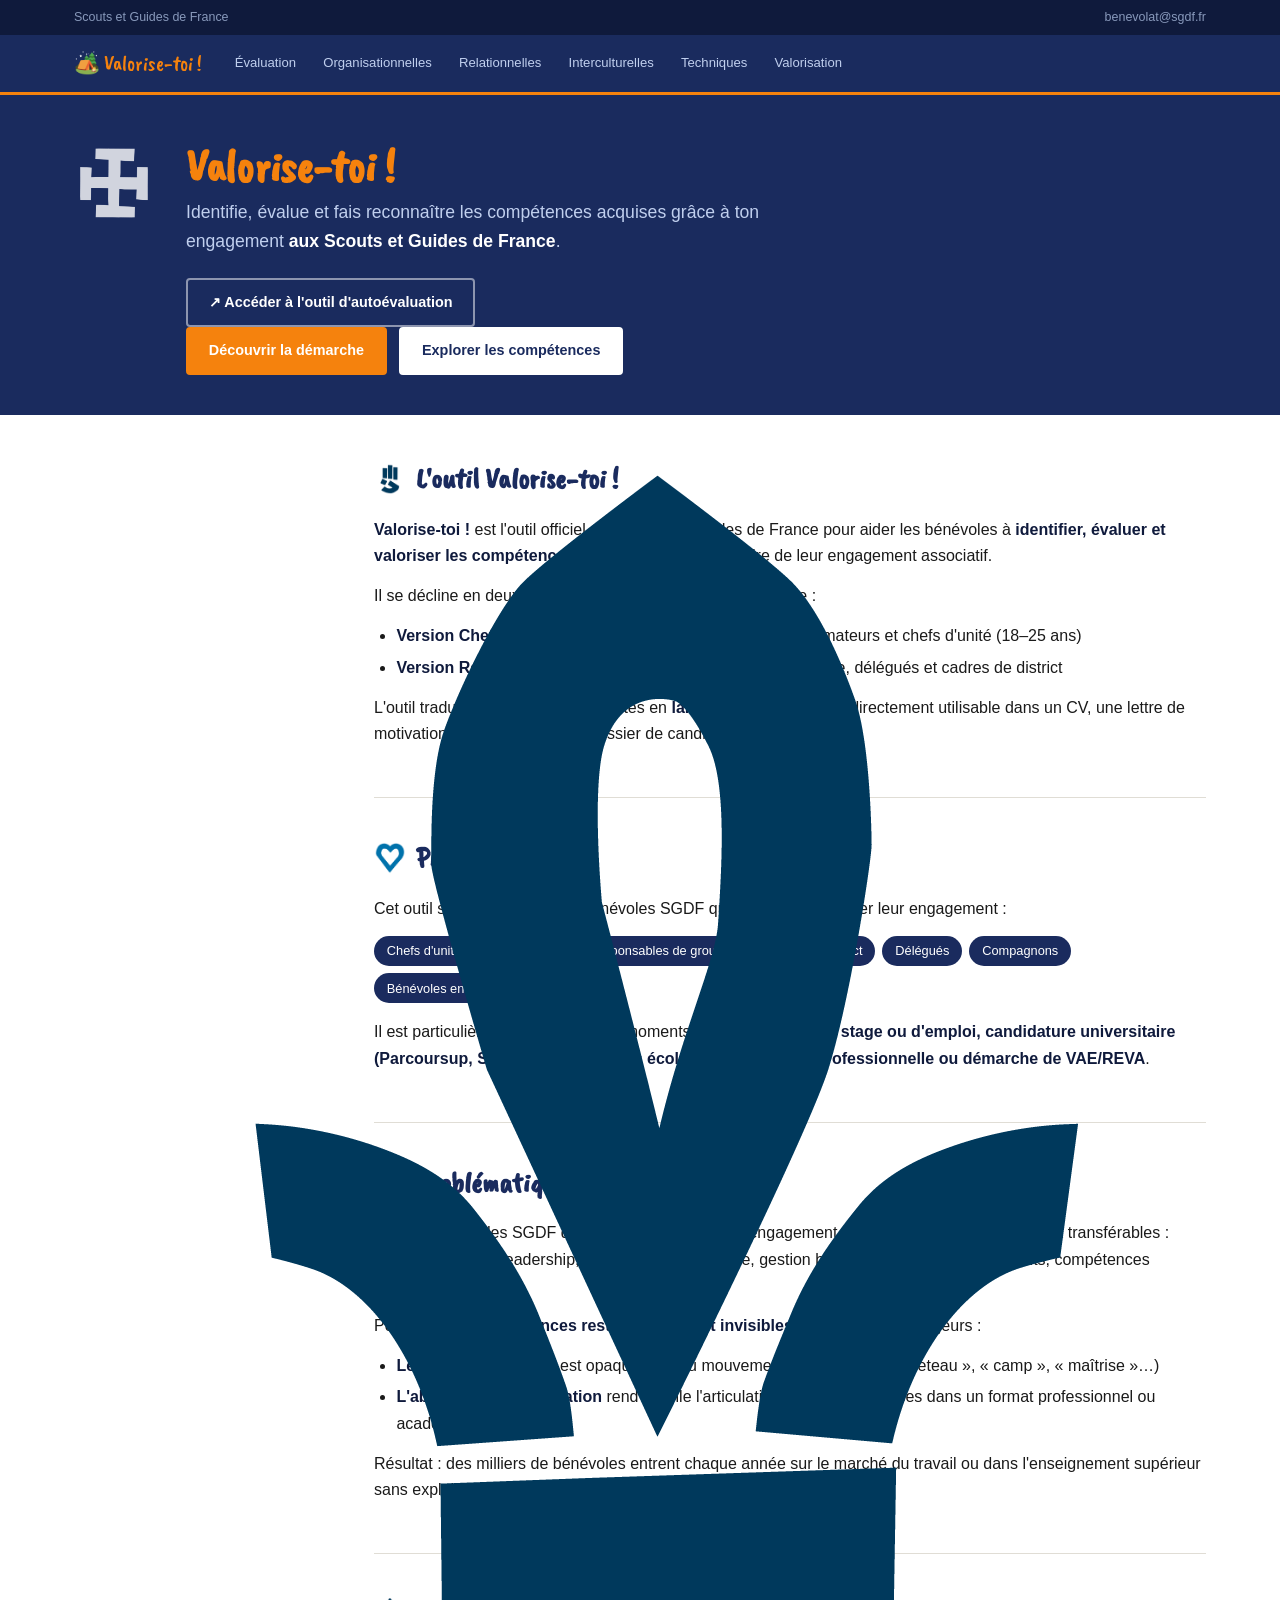
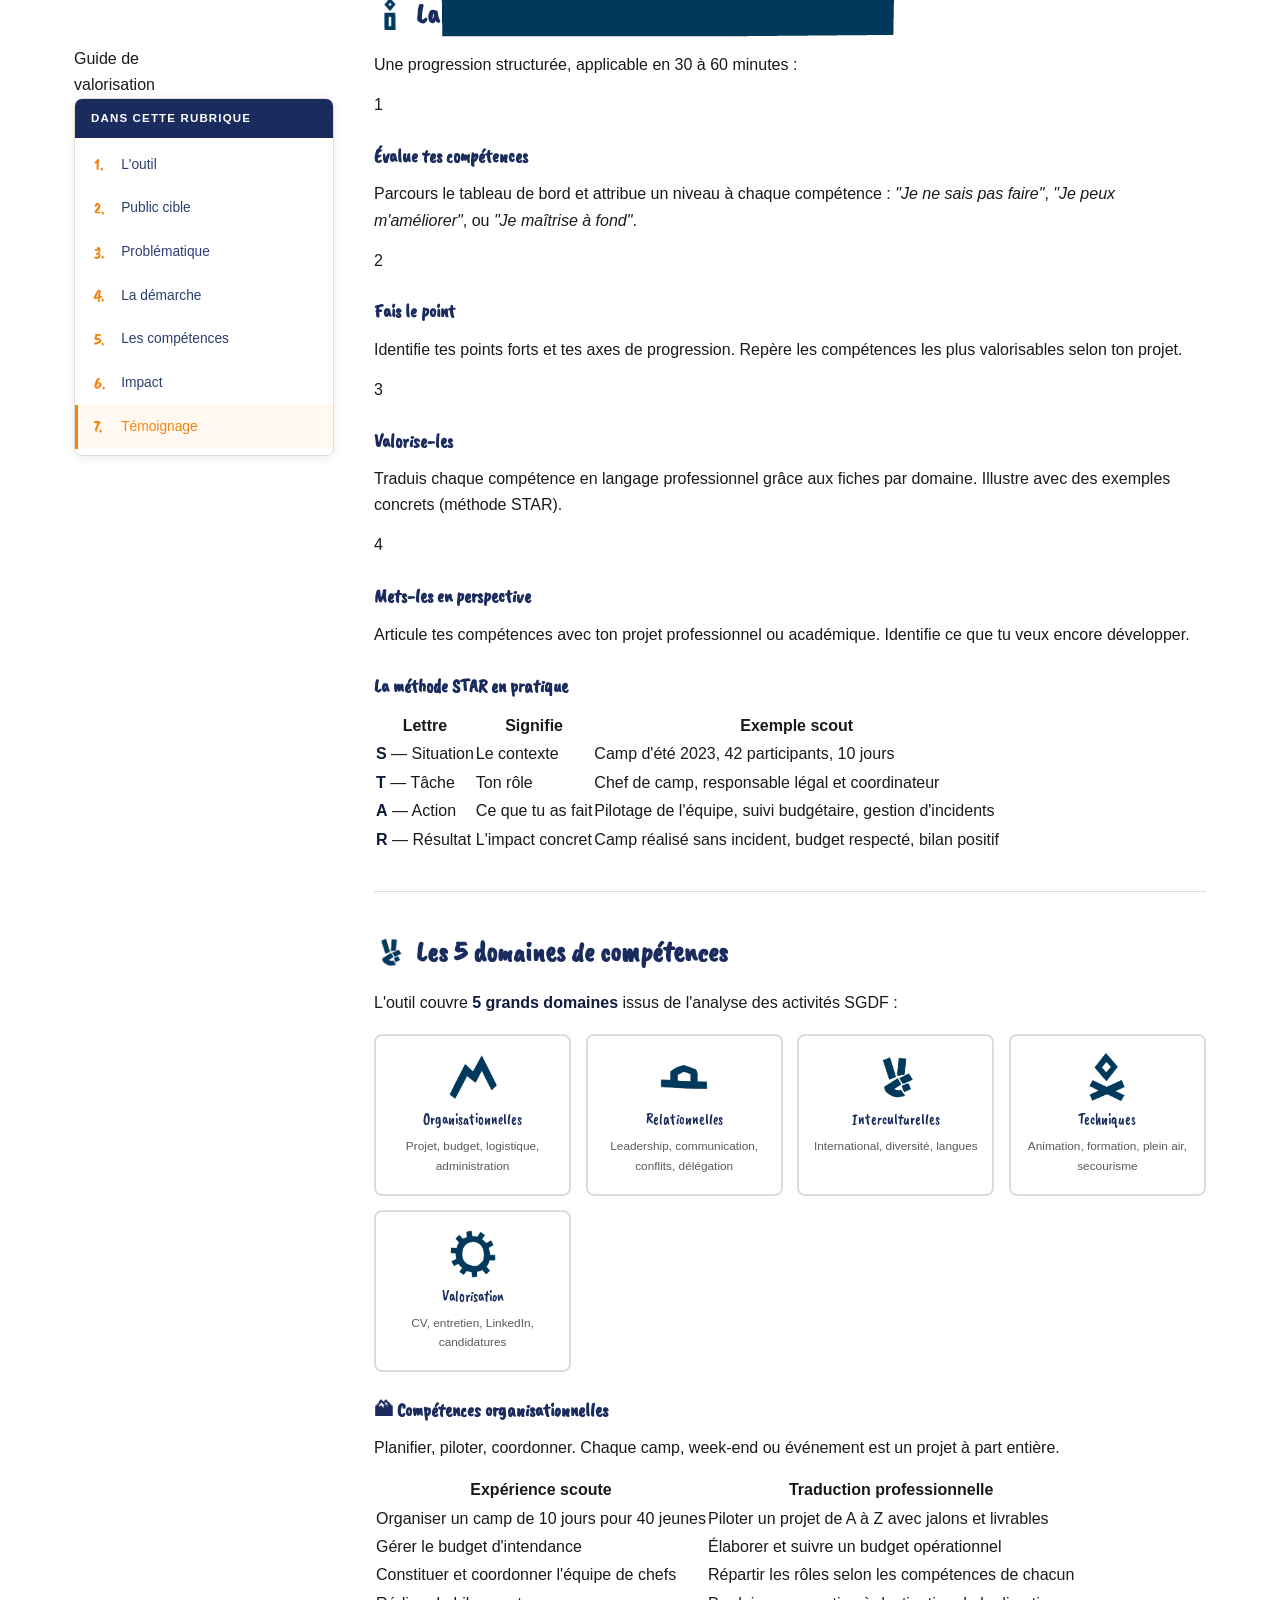
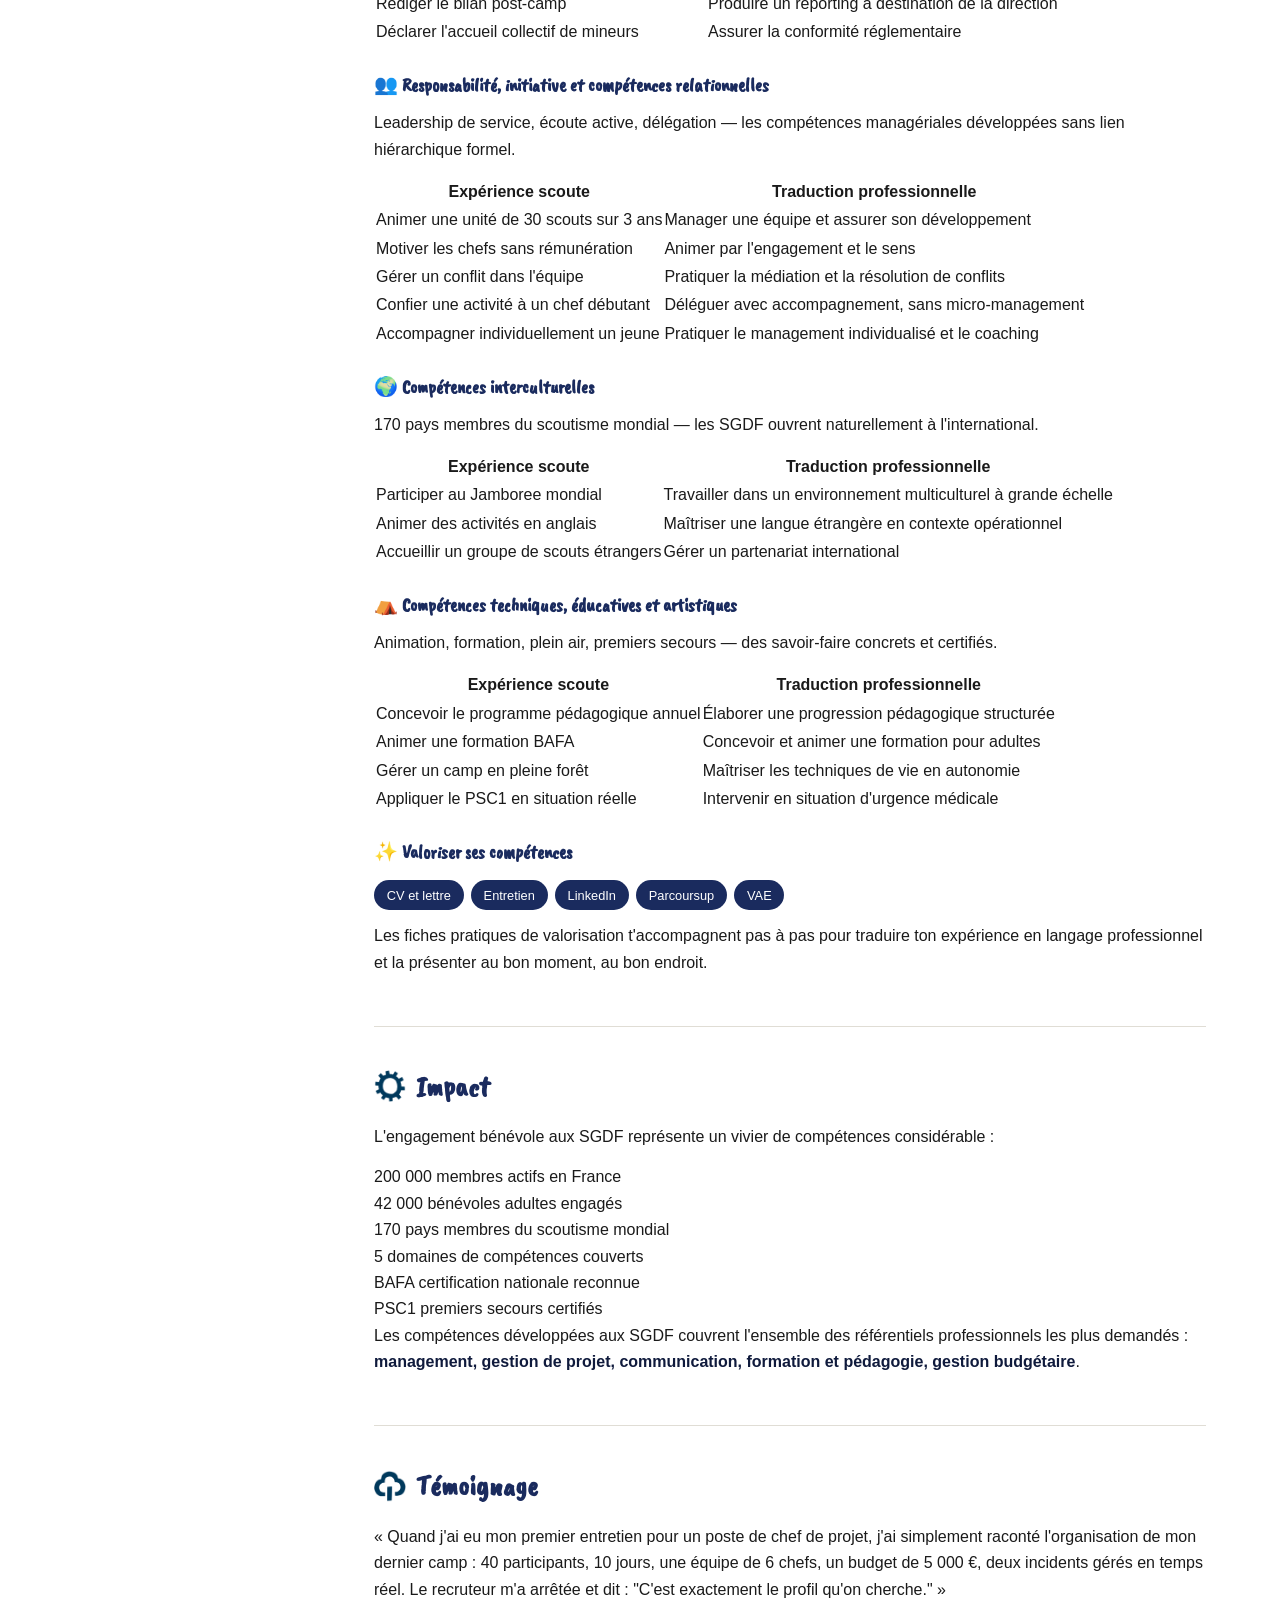
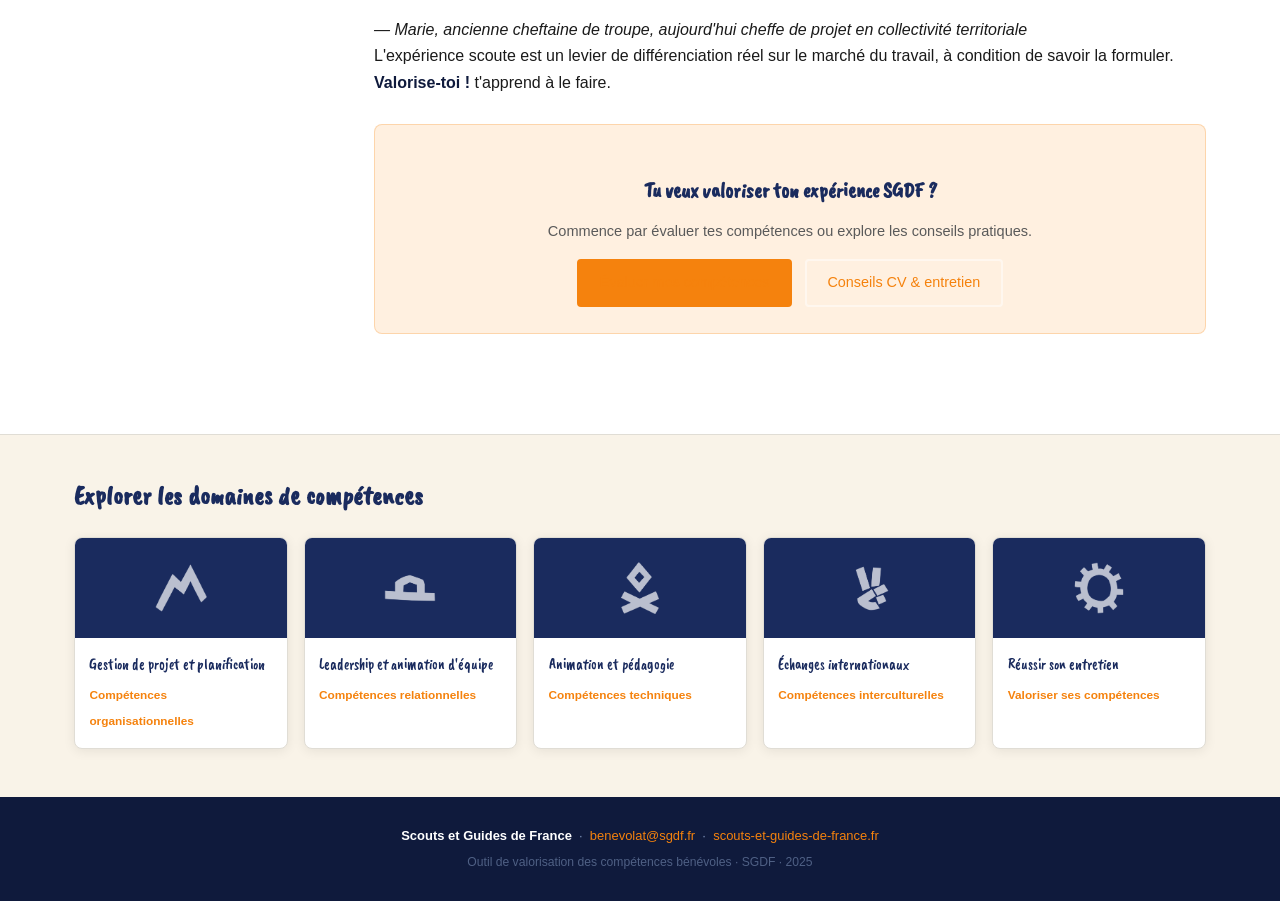
<file: index.html>
<!DOCTYPE html>
<html lang="fr">
<head>
  <meta charset="UTF-8">
  <meta name="viewport" content="width=device-width, initial-scale=1.0">
  <title>Valorise-toi ! — Scouts et Guides de France</title>
  <meta name="description" content="Identifie, évalue et fais reconnaître les compétences acquises grâce à ton engagement aux Scouts et Guides de France.">
  <link rel="icon" href="assets/icons/01_croixscoute/croix_scoute_01.png">
  <link rel="stylesheet" href="assets/css/sgdf.css">
</head>
<body>

<div class="topbar"><div class="container inner">
  <span>Scouts et Guides de France</span>
  <span><a href="mailto:benevolat@sgdf.fr">benevolat@sgdf.fr</a></span>
</div></div>

<nav class="mainnav"><div class="container inner">
  <a class="brand" href="#">🏕️ Valorise-toi !</a>
  <ul>
    <li><a href="evaluation/">Évaluation</a></li>
    <li><a href="competences-org/">Organisationnelles</a></li>
    <li><a href="competences-rel/">Relationnelles</a></li>
    <li><a href="competences-inter/">Interculturelles</a></li>
    <li><a href="competences-tech/">Techniques</a></li>
    <li><a href="valorisation/">Valorisation</a></li>
  </ul>
</div></nav>

<!-- ═══ HERO ══════════════════════════════════════════════════════════════ -->
<section class="hero">
  <div class="container">
    <div class="hero-inner">
      <img class="hero-logo" src="assets/icons/01_croixscoute/croix_scoute_01.png" alt="SGDF">
      <div class="">
        <h1>Valorise-toi !</h1>
        <p class="tagline">
          Identifie, évalue et fais reconnaître les compétences acquises grâce à ton engagement
          <strong>aux Scouts et Guides de France</strong>.
        </p>
        <a class="hero-link btn btn-outline" href="evaluation/">
          ↗ Accéder à l'outil d'autoévaluation
        </a>
        <div>
          <a class="btn btn-primary" href="evaluation/">Découvrir la démarche</a>
          <a class="btn btn-secondary" href="#competences">Explorer les compétences</a>
        </div>
      </div>
    </div>
  </div>
</section>

<!-- ═══ MAIN GRID ═════════════════════════════════════════════════════════ -->
<div class="container">
  <div class="page-grid">

    <!-- ── SIDEBAR ─────────────────────────────────── -->
    <aside class="sidebar">
      <div class="sidebar-logo-wrap">
        <img src="assets/icons/03_lys/lys-01.png" alt="">
        <span>Guide de<br>valorisation</span>
      </div>
      <nav class="sidemenu">
        <div class="sidemenu-hd">Dans cette rubrique</div>
        <ul>
          <li><a href="#outil"><span class="num">1.</span> L'outil</a></li>
          <li><a href="#public"><span class="num">2.</span> Public cible</a></li>
          <li><a href="#problematique"><span class="num">3.</span> Problématique</a></li>
          <li><a href="evaluation/"><span class="num">4.</span> La démarche</a></li>
          <li><a href="#competences"><span class="num">5.</span> Les compétences</a></li>
          <li><a href="#impact"><span class="num">6.</span> Impact</a></li>
          <li><a href="#temoignage"><span class="num">7.</span> Témoignage</a></li>
        </ul>
      </nav>
    </aside>

    <!-- ── MAIN CONTENT ────────────────────────────── -->
    <main class="content">

      <!-- 1. L'OUTIL -->
      <section id="outil">
        <h2>
          <img class="ico" src="assets/icons/10_promesse/promesse-01.png" alt="">
          L'outil Valorise-toi !
        </h2>
        <p>
          <strong>Valorise-toi !</strong> est l'outil officiel des Scouts et Guides de France pour
          aider les bénévoles à <strong>identifier, évaluer et valoriser les compétences</strong>
          développées dans le cadre de leur engagement associatif.
        </p>
        <p>Il se décline en deux versions adaptées au profil du bénévole :</p>
        <ul>
          <li><strong>Version Chefs et Cheftaines Compagnons</strong> — pour les animateurs et chefs d'unité (18–25 ans)</li>
          <li><strong>Version Responsables et Cadres</strong> — pour les chefs de groupe, délégués et cadres de district</li>
        </ul>
        <p>
          L'outil traduit des expériences scoutes en <strong>langage professionnel</strong>, directement
          utilisable dans un CV, une lettre de motivation, un entretien ou un dossier de candidature
          universitaire.
        </p>
      </section>

      <!-- 2. PUBLIC CIBLE -->
      <section id="public">
        <h2>
          <img class="ico" src="assets/icons/38_coeur/coeur-01.png" alt="">
          Public cible
        </h2>
        <p>Cet outil s'adresse à tous les bénévoles SGDF qui souhaitent valoriser leur engagement :</p>
        <div class="pills">
          <span class="pill">Chefs d'unité</span>
          <span class="pill">Cheftaines</span>
          <span class="pill">Responsables de groupe</span>
          <span class="pill">Cadres de district</span>
          <span class="pill">Délégués</span>
          <span class="pill">Compagnons</span>
          <span class="pill">Bénévoles en transition</span>
        </div>
        <p>
          Il est particulièrement utile lors des moments clés : <strong>recherche de stage ou d'emploi,
          candidature universitaire (Parcoursup, Sciences Po, grandes écoles), reconversion
          professionnelle ou démarche de VAE/REVA</strong>.
        </p>
      </section>

      <!-- 3. PROBLEMATIQUE -->
      <section id="problematique">
        <h2>
          <img class="ico" src="assets/icons/34_etoile/etoile-01.png" alt="">
          Problématique et enjeux
        </h2>
        <p>
          Les bénévoles des SGDF développent, au fil de leur engagement, des compétences concrètes
          et transférables : gestion de projet, leadership, animation pédagogique, gestion budgétaire,
          résolution de conflits, compétences interculturelles…
        </p>
        <p>Pourtant, <strong>ces compétences restent largement invisibles</strong>. Deux obstacles majeurs :</p>
        <ul>
          <li>
            <strong>Le vocabulaire scout</strong> est opaque hors du mouvement
            (« meute », « louveteau », « camp », « maîtrise »…)
          </li>
          <li>
            <strong>L'absence de formalisation</strong> rend difficile l'articulation de ces
            expériences dans un format professionnel ou académique
          </li>
        </ul>
        <p>
          Résultat : des milliers de bénévoles entrent chaque année sur le marché du travail ou dans
          l'enseignement supérieur sans exploiter un atout pourtant décisif.
        </p>
      </section>

      <!-- 4. LA DEMARCHE -->
      <section id="demarche">
        <h2>
          <img class="ico" src="assets/icons/09_bougie/bougie-01.png" alt="">
          La démarche en 4 étapes
        </h2>
        <p>Une progression structurée, applicable en 30 à 60 minutes :</p>

        <div class="steps-grid">
          <div class="step-card">
            <div class="step-num">1</div>
            <h3>Évalue tes compétences</h3>
            <p>Parcours le tableau de bord et attribue un niveau à chaque compétence : <em>"Je ne sais pas faire"</em>, <em>"Je peux m'améliorer"</em>, ou <em>"Je maîtrise à fond"</em>.</p>
          </div>
          <div class="step-card">
            <div class="step-num">2</div>
            <h3>Fais le point</h3>
            <p>Identifie tes points forts et tes axes de progression. Repère les compétences les plus valorisables selon ton projet.</p>
          </div>
          <div class="step-card">
            <div class="step-num">3</div>
            <h3>Valorise-les</h3>
            <p>Traduis chaque compétence en langage professionnel grâce aux fiches par domaine. Illustre avec des exemples concrets (méthode STAR).</p>
          </div>
          <div class="step-card">
            <div class="step-num">4</div>
            <h3>Mets-les en perspective</h3>
            <p>Articule tes compétences avec ton projet professionnel ou académique. Identifie ce que tu veux encore développer.</p>
          </div>
        </div>

        <h3>La méthode STAR en pratique</h3>
        <table class="comp-table">
          <thead>
            <tr>
              <th>Lettre</th>
              <th>Signifie</th>
              <th>Exemple scout</th>
            </tr>
          </thead>
          <tbody>
            <tr><td><strong>S</strong> — Situation</td><td>Le contexte</td><td>Camp d'été 2023, 42 participants, 10 jours</td></tr>
            <tr><td><strong>T</strong> — Tâche</td><td>Ton rôle</td><td>Chef de camp, responsable légal et coordinateur</td></tr>
            <tr><td><strong>A</strong> — Action</td><td>Ce que tu as fait</td><td>Pilotage de l'équipe, suivi budgétaire, gestion d'incidents</td></tr>
            <tr><td><strong>R</strong> — Résultat</td><td>L'impact concret</td><td>Camp réalisé sans incident, budget respecté, bilan positif</td></tr>
          </tbody>
        </table>
      </section>

      <!-- 5. LES COMPETENCES -->
      <section id="competences">
        <h2>
          <img class="ico" src="assets/icons/35_paix/paix-01.png" alt="">
          Les 5 domaines de compétences
        </h2>
        <p>L'outil couvre <strong>5 grands domaines</strong> issus de l'analyse des activités SGDF :</p>

        <div class="comp-grid">
          <a class="comp-card" href="competences-org/">
            <img src="assets/icons/16_montagne/montagne-01.png" alt="">
            <div class="ct">Organisationnelles</div>
            <div class="cd">Projet, budget, logistique, administration</div>
          </a>
          <a class="comp-card" href="competences-rel/">
            <img src="assets/icons/40_badenpowell/badenpowel_01.png" alt="">
            <div class="ct">Relationnelles</div>
            <div class="cd">Leadership, communication, conflits, délégation</div>
          </a>
          <a class="comp-card" href="competences-inter/">
            <img src="assets/icons/35_paix/paix-01.png" alt="">
            <div class="ct">Interculturelles</div>
            <div class="cd">International, diversité, langues</div>
          </a>
          <a class="comp-card" href="competences-tech/">
            <img src="assets/icons/18_feu/feu-01.png" alt="">
            <div class="ct">Techniques</div>
            <div class="cd">Animation, formation, plein air, secourisme</div>
          </a>
          <a class="comp-card" href="valorisation/">
            <img src="assets/icons/26_soleil/soleil-01.png" alt="">
            <div class="ct">Valorisation</div>
            <div class="cd">CV, entretien, LinkedIn, candidatures</div>
          </a>
        </div>

        <!-- Organisationnelles -->
        <h3 id="comp-org">🏔 Compétences organisationnelles</h3>
        <p>Planifier, piloter, coordonner. Chaque camp, week-end ou événement est un projet à part entière.</p>
        <table class="comp-table">
          <thead><tr><th>Expérience scoute</th><th>Traduction professionnelle</th></tr></thead>
          <tbody>
            <tr><td>Organiser un camp de 10 jours pour 40 jeunes</td><td>Piloter un projet de A à Z avec jalons et livrables</td></tr>
            <tr><td>Gérer le budget d'intendance</td><td>Élaborer et suivre un budget opérationnel</td></tr>
            <tr><td>Constituer et coordonner l'équipe de chefs</td><td>Répartir les rôles selon les compétences de chacun</td></tr>
            <tr><td>Rédiger le bilan post-camp</td><td>Produire un reporting à destination de la direction</td></tr>
            <tr><td>Déclarer l'accueil collectif de mineurs</td><td>Assurer la conformité réglementaire</td></tr>
          </tbody>
        </table>

        <!-- Relationnelles -->
        <h3 id="comp-rel">👥 Responsabilité, initiative et compétences relationnelles</h3>
        <p>Leadership de service, écoute active, délégation — les compétences managériales développées sans lien hiérarchique formel.</p>
        <table class="comp-table">
          <thead><tr><th>Expérience scoute</th><th>Traduction professionnelle</th></tr></thead>
          <tbody>
            <tr><td>Animer une unité de 30 scouts sur 3 ans</td><td>Manager une équipe et assurer son développement</td></tr>
            <tr><td>Motiver les chefs sans rémunération</td><td>Animer par l'engagement et le sens</td></tr>
            <tr><td>Gérer un conflit dans l'équipe</td><td>Pratiquer la médiation et la résolution de conflits</td></tr>
            <tr><td>Confier une activité à un chef débutant</td><td>Déléguer avec accompagnement, sans micro-management</td></tr>
            <tr><td>Accompagner individuellement un jeune</td><td>Pratiquer le management individualisé et le coaching</td></tr>
          </tbody>
        </table>

        <!-- Interculturelles -->
        <h3 id="comp-inter">🌍 Compétences interculturelles</h3>
        <p>170 pays membres du scoutisme mondial — les SGDF ouvrent naturellement à l'international.</p>
        <table class="comp-table">
          <thead><tr><th>Expérience scoute</th><th>Traduction professionnelle</th></tr></thead>
          <tbody>
            <tr><td>Participer au Jamboree mondial</td><td>Travailler dans un environnement multiculturel à grande échelle</td></tr>
            <tr><td>Animer des activités en anglais</td><td>Maîtriser une langue étrangère en contexte opérationnel</td></tr>
            <tr><td>Accueillir un groupe de scouts étrangers</td><td>Gérer un partenariat international</td></tr>
          </tbody>
        </table>

        <!-- Techniques -->
        <h3 id="comp-tech">⛺ Compétences techniques, éducatives et artistiques</h3>
        <p>Animation, formation, plein air, premiers secours — des savoir-faire concrets et certifiés.</p>
        <table class="comp-table">
          <thead><tr><th>Expérience scoute</th><th>Traduction professionnelle</th></tr></thead>
          <tbody>
            <tr><td>Concevoir le programme pédagogique annuel</td><td>Élaborer une progression pédagogique structurée</td></tr>
            <tr><td>Animer une formation BAFA</td><td>Concevoir et animer une formation pour adultes</td></tr>
            <tr><td>Gérer un camp en pleine forêt</td><td>Maîtriser les techniques de vie en autonomie</td></tr>
            <tr><td>Appliquer le PSC1 en situation réelle</td><td>Intervenir en situation d'urgence médicale</td></tr>
          </tbody>
        </table>

        <!-- Valorisation -->
        <h3 id="comp-val">✨ Valoriser ses compétences</h3>
        <div class="pills" style="margin-bottom:.8rem">
          <span class="pill orange">CV et lettre</span>
          <span class="pill orange">Entretien</span>
          <span class="pill orange">LinkedIn</span>
          <span class="pill orange">Parcoursup</span>
          <span class="pill orange">VAE</span>
        </div>
        <p>
          Les fiches pratiques de valorisation t'accompagnent pas à pas pour traduire ton expérience
          en langage professionnel et la présenter au bon moment, au bon endroit.
        </p>
      </section>

      <!-- 6. IMPACT -->
      <section id="impact">
        <h2>
          <img class="ico" src="assets/icons/26_soleil/soleil-01.png" alt="">
          Impact
        </h2>
        <p>L'engagement bénévole aux SGDF représente un vivier de compétences considérable :</p>
        <div class="stats-grid">
          <div class="stat-card">
            <span class="stat-num">200 000</span>
            <span class="stat-label">membres actifs en France</span>
          </div>
          <div class="stat-card">
            <span class="stat-num">42 000</span>
            <span class="stat-label">bénévoles adultes engagés</span>
          </div>
          <div class="stat-card">
            <span class="stat-num">170</span>
            <span class="stat-label">pays membres du scoutisme mondial</span>
          </div>
          <div class="stat-card">
            <span class="stat-num">5</span>
            <span class="stat-label">domaines de compétences couverts</span>
          </div>
          <div class="stat-card">
            <span class="stat-num">BAFA</span>
            <span class="stat-label">certification nationale reconnue</span>
          </div>
          <div class="stat-card">
            <span class="stat-num">PSC1</span>
            <span class="stat-label">premiers secours certifiés</span>
          </div>
        </div>
        <p>
          Les compétences développées aux SGDF couvrent l'ensemble des référentiels professionnels
          les plus demandés : <strong>management, gestion de projet, communication, formation et
          pédagogie, gestion budgétaire</strong>.
        </p>
      </section>

      <!-- 7. TEMOIGNAGE -->
      <section id="temoignage">
        <h2>
          <img class="ico" src="assets/icons/02_trefle/trefle-01.png" alt="">
          Témoignage
        </h2>
        <div class="quote-block">
          <blockquote>
            <p>
              « Quand j'ai eu mon premier entretien pour un poste de chef de projet,
              j'ai simplement raconté l'organisation de mon dernier camp : 40 participants,
              10 jours, une équipe de 6 chefs, un budget de 5 000 €, deux incidents gérés
              en temps réel. Le recruteur m'a arrêtée et dit : "C'est exactement le profil
              qu'on cherche." »
            </p>
          </blockquote>
          <cite>— Marie, ancienne cheftaine de troupe, aujourd'hui cheffe de projet en collectivité territoriale</cite>
        </div>
        <p>
          L'expérience scoute est un levier de différenciation réel sur le marché du travail,
          à condition de savoir la formuler. <strong>Valorise-toi !</strong> t'apprend à le faire.
        </p>

        <div class="cta-box">
          <h3>Tu veux valoriser ton expérience SGDF ?</h3>
          <p>Commence par évaluer tes compétences ou explore les conseils pratiques.</p>
          <a class="btn btn-primary" href="evaluation/">Évaluer mes compétences</a>
          <a class="btn btn-outline" href="valorisation/">Conseils CV &amp; entretien</a>
        </div>
      </section>

    </main><!-- /content -->
  </div><!-- /page-grid -->
</div><!-- /container -->

<!-- ═══ RELATED ════════════════════════════════════════════════════════════ -->
<section class="related">
  <div class="container">
    <h2>Explorer les domaines de compétences</h2>
    <div class="rcards">
      <a class="rcard" href="competences-org/">
        <div class="rcard-img"><img src="assets/icons/16_montagne/montagne-01.png" alt=""></div>
        <div class="rcard-body">
          <h3>Gestion de projet et planification</h3>
          <span class="rd">Compétences organisationnelles</span>
        </div>
      </a>
      <a class="rcard" href="competences-rel/">
        <div class="rcard-img"><img src="assets/icons/40_badenpowell/badenpowel_01.png" alt=""></div>
        <div class="rcard-body">
          <h3>Leadership et animation d'équipe</h3>
          <span class="rd">Compétences relationnelles</span>
        </div>
      </a>
      <a class="rcard" href="competences-tech/">
        <div class="rcard-img"><img src="assets/icons/18_feu/feu-01.png" alt=""></div>
        <div class="rcard-body">
          <h3>Animation et pédagogie</h3>
          <span class="rd">Compétences techniques</span>
        </div>
      </a>
      <a class="rcard" href="competences-inter/">
        <div class="rcard-img"><img src="assets/icons/35_paix/paix-01.png" alt=""></div>
        <div class="rcard-body">
          <h3>Échanges internationaux</h3>
          <span class="rd">Compétences interculturelles</span>
        </div>
      </a>
      <a class="rcard" href="valorisation/">
        <div class="rcard-img"><img src="assets/icons/26_soleil/soleil-01.png" alt=""></div>
        <div class="rcard-body">
          <h3>Réussir son entretien</h3>
          <span class="rd">Valoriser ses compétences</span>
        </div>
      </a>
    </div>
  </div>
</section>

<!-- ═══ FOOTER ════════════════════════════════════════════════════════════ -->
<footer>
  <div class="container">
    <div class="footer-row">
      <strong>Scouts et Guides de France</strong>
      &nbsp;·&nbsp;
      <a href="mailto:benevolat@sgdf.fr">benevolat@sgdf.fr</a>
      &nbsp;·&nbsp;
      <a href="https://www.scouts-et-guides-de-france.fr" target="_blank" rel="noopener">scouts-et-guides-de-france.fr</a>
    </div>
    <div class="footer-row" style="opacity:.6;font-size:.76rem;margin-top:.4rem">
      Outil de valorisation des compétences bénévoles · SGDF · 2025
    </div>
  </div>
</footer>

<!-- ═══ SCRIPT — sidebar active link ═════════════════════════════════════ -->
<script>
  const sections = document.querySelectorAll('.content section[id]');
  const navLinks = document.querySelectorAll('.sidemenu a');

  const observer = new IntersectionObserver(entries => {
    entries.forEach(entry => {
      if (entry.isIntersecting) {
        navLinks.forEach(l => l.classList.remove('active'));
        const link = document.querySelector(`.sidemenu a[href="#${entry.target.id}"]`);
        if (link) link.classList.add('active');
      }
    });
  }, { rootMargin: '-30% 0px -60% 0px' });

  sections.forEach(s => observer.observe(s));
</script>

</body>
</html>
</file>
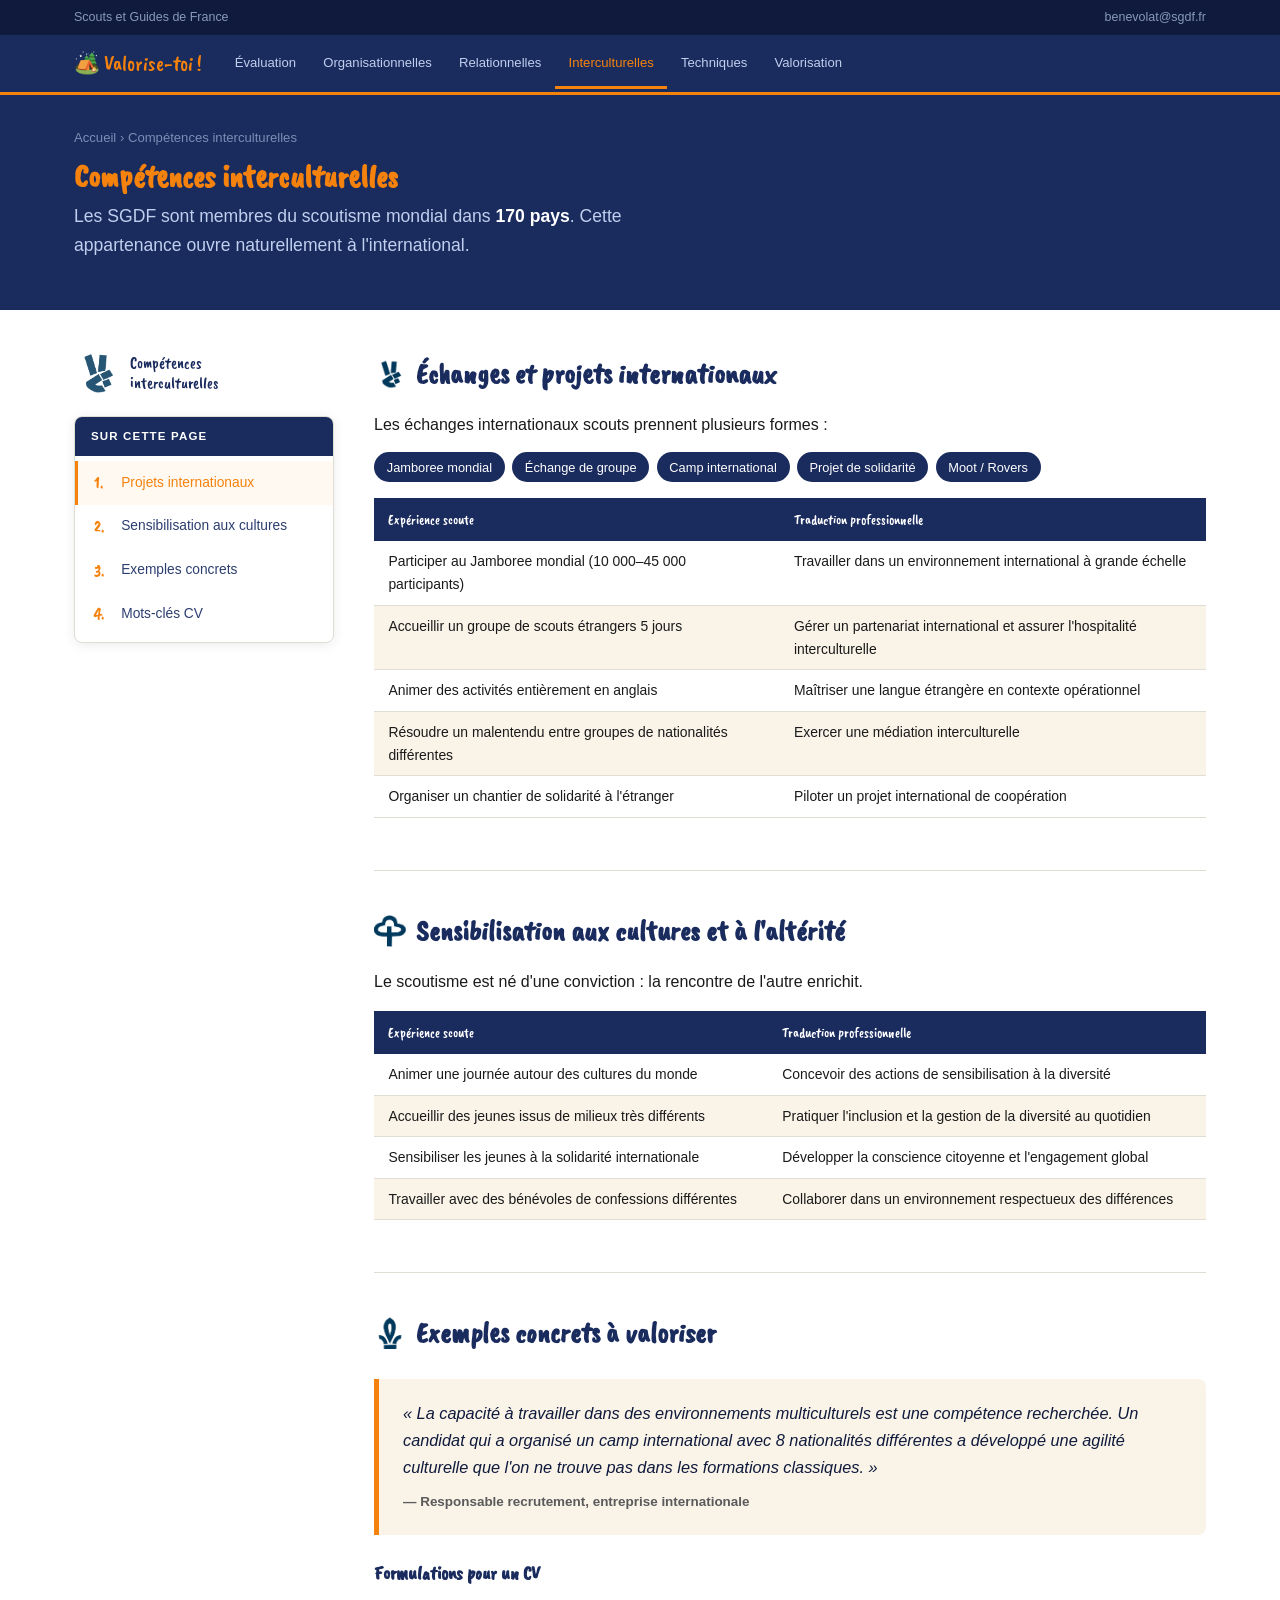
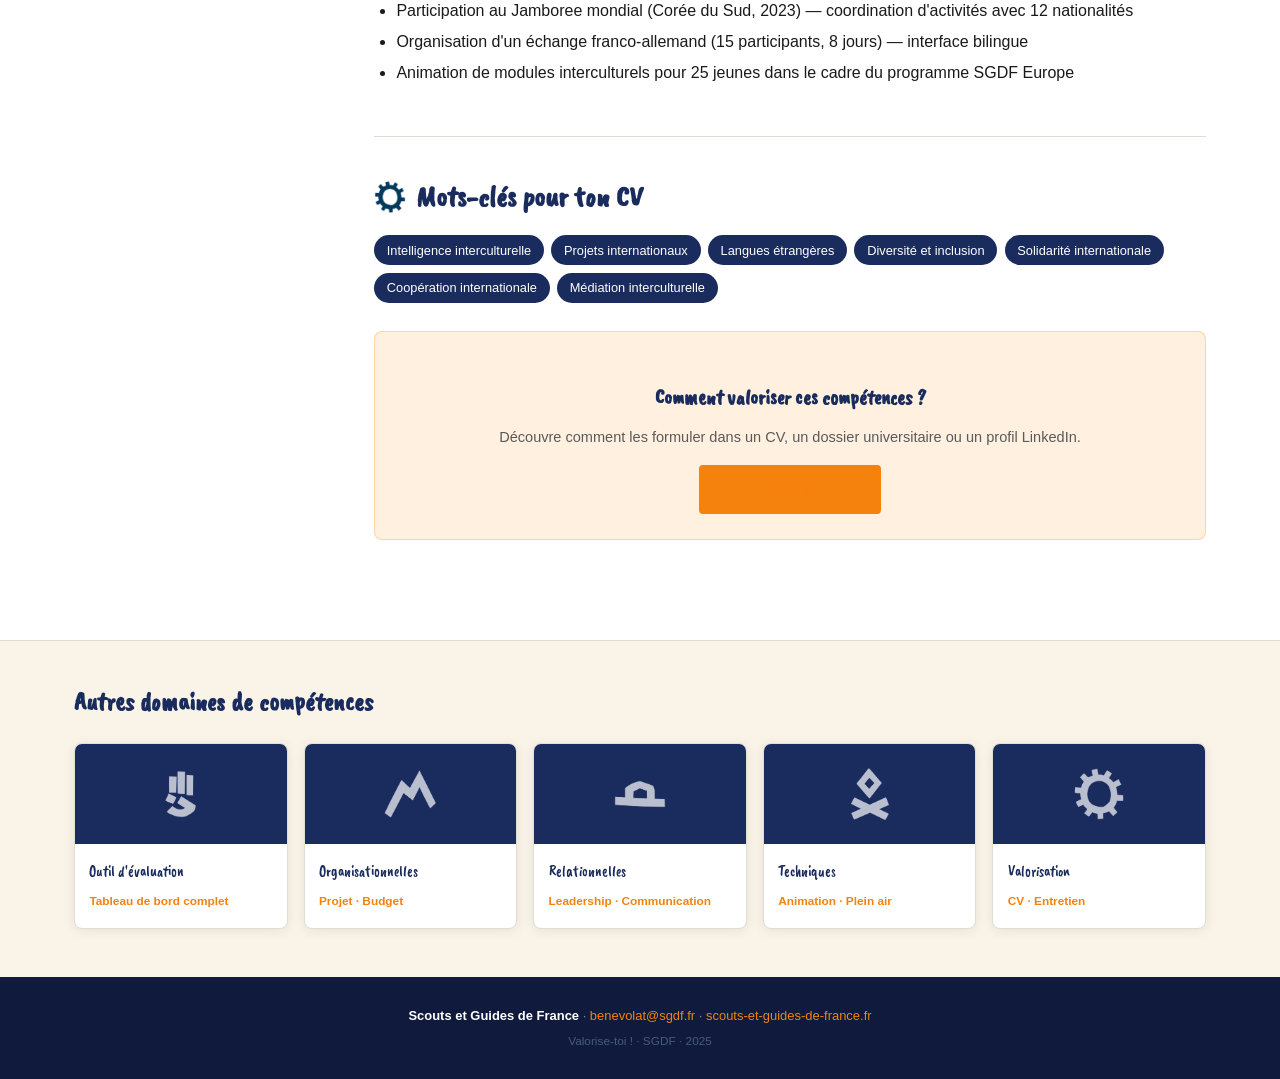
<file: competences-inter/index.html>
<!DOCTYPE html>
<html lang="fr">
<head>
  <meta charset="UTF-8"><meta name="viewport" content="width=device-width, initial-scale=1.0">
  <title>Compétences interculturelles — Valorise-toi ! SGDF</title>
  <link rel="icon" href="../assets/icons/01_croixscoute/croix_scoute_01.png">
  <link rel="stylesheet" href="../assets/css/sgdf.css">
</head>
<body>

<div class="topbar"><div class="container inner">
  <span>Scouts et Guides de France</span><span><a href="mailto:benevolat@sgdf.fr">benevolat@sgdf.fr</a></span>
</div></div>

<nav class="mainnav"><div class="container inner">
  <a class="brand" href="../">🏕️ Valorise-toi !</a>
  <ul>
    <li><a href="../evaluation/">Évaluation</a></li>
    <li><a href="../competences-org/">Organisationnelles</a></li>
    <li><a href="../competences-rel/">Relationnelles</a></li>
    <li><a href="./" class="active">Interculturelles</a></li>
    <li><a href="../competences-tech/">Techniques</a></li>
    <li><a href="../valorisation/">Valorisation</a></li>
  </ul>
</div></nav>

<section class="hero hero-sm"><div class="container">
  <div class="breadcrumb"><a href="../">Accueil</a> › Compétences interculturelles</div>
  <h1>Compétences interculturelles</h1>
  <p class="tagline">Les SGDF sont membres du scoutisme mondial dans <strong>170 pays</strong>. Cette appartenance ouvre naturellement à l'international.</p>
</div></section>

<div class="container"><div class="page-grid">

  <aside class="sidebar">
    <div class="sidebar-thumb">
      <img src="../assets/icons/35_paix/paix-01.png" alt="">
      <span>Compétences<br>interculturelles</span>
    </div>
    <nav class="sidemenu">
      <div class="sidemenu-hd">Sur cette page</div>
      <ul>
        <li><a href="#international"><span class="num">1.</span> Projets internationaux</a></li>
        <li><a href="#diversite"><span class="num">2.</span> Sensibilisation aux cultures</a></li>
        <li><a href="#exemples"><span class="num">3.</span> Exemples concrets</a></li>
        <li><a href="#mots-cles"><span class="num">4.</span> Mots-clés CV</a></li>
      </ul>
    </nav>
  </aside>

  <main class="content">

    <section id="international">
      <h2><img class="ico" src="../assets/icons/35_paix/paix-01.png" alt="">Échanges et projets internationaux</h2>
      <p>Les échanges internationaux scouts prennent plusieurs formes :</p>
      <div class="pills">
        <span class="pill">Jamboree mondial</span>
        <span class="pill">Échange de groupe</span>
        <span class="pill">Camp international</span>
        <span class="pill">Projet de solidarité</span>
        <span class="pill">Moot / Rovers</span>
      </div>
      <table class="tbl">
        <thead><tr><th>Expérience scoute</th><th>Traduction professionnelle</th></tr></thead>
        <tbody>
          <tr><td>Participer au Jamboree mondial (10 000–45 000 participants)</td><td>Travailler dans un environnement international à grande échelle</td></tr>
          <tr><td>Accueillir un groupe de scouts étrangers 5 jours</td><td>Gérer un partenariat international et assurer l'hospitalité interculturelle</td></tr>
          <tr><td>Animer des activités entièrement en anglais</td><td>Maîtriser une langue étrangère en contexte opérationnel</td></tr>
          <tr><td>Résoudre un malentendu entre groupes de nationalités différentes</td><td>Exercer une médiation interculturelle</td></tr>
          <tr><td>Organiser un chantier de solidarité à l'étranger</td><td>Piloter un projet international de coopération</td></tr>
        </tbody>
      </table>
    </section>

    <section id="diversite">
      <h2><img class="ico" src="../assets/icons/30_arbre/arbre-01.png" alt="">Sensibilisation aux cultures et à l'altérité</h2>
      <p>Le scoutisme est né d'une conviction : la rencontre de l'autre enrichit.</p>
      <table class="tbl">
        <thead><tr><th>Expérience scoute</th><th>Traduction professionnelle</th></tr></thead>
        <tbody>
          <tr><td>Animer une journée autour des cultures du monde</td><td>Concevoir des actions de sensibilisation à la diversité</td></tr>
          <tr><td>Accueillir des jeunes issus de milieux très différents</td><td>Pratiquer l'inclusion et la gestion de la diversité au quotidien</td></tr>
          <tr><td>Sensibiliser les jeunes à la solidarité internationale</td><td>Développer la conscience citoyenne et l'engagement global</td></tr>
          <tr><td>Travailler avec des bénévoles de confessions différentes</td><td>Collaborer dans un environnement respectueux des différences</td></tr>
        </tbody>
      </table>
    </section>

    <section id="exemples">
      <h2><img class="ico" src="../assets/icons/03_lys/lys-01.png" alt="">Exemples concrets à valoriser</h2>
      <div class="quote">
        <blockquote><p>« La capacité à travailler dans des environnements multiculturels est une compétence recherchée. Un candidat qui a organisé un camp international avec 8 nationalités différentes a développé une agilité culturelle que l'on ne trouve pas dans les formations classiques. »</p></blockquote>
        <cite>— Responsable recrutement, entreprise internationale</cite>
      </div>
      <h3>Formulations pour un CV</h3>
      <ul>
        <li>Participation au Jamboree mondial (Corée du Sud, 2023) — coordination d'activités avec 12 nationalités</li>
        <li>Organisation d'un échange franco-allemand (15 participants, 8 jours) — interface bilingue</li>
        <li>Animation de modules interculturels pour 25 jeunes dans le cadre du programme SGDF Europe</li>
      </ul>
    </section>

    <section id="mots-cles">
      <h2><img class="ico" src="../assets/icons/26_soleil/soleil-01.png" alt="">Mots-clés pour ton CV</h2>
      <div class="pills">
        <span class="pill">Intelligence interculturelle</span>
        <span class="pill">Projets internationaux</span>
        <span class="pill">Langues étrangères</span>
        <span class="pill">Diversité et inclusion</span>
        <span class="pill">Solidarité internationale</span>
        <span class="pill">Coopération internationale</span>
        <span class="pill">Médiation interculturelle</span>
      </div>
      <div class="cta-box">
        <h3>Comment valoriser ces compétences ?</h3>
        <p>Découvre comment les formuler dans un CV, un dossier universitaire ou un profil LinkedIn.</p>
        <a class="btn btn-primary" href="../valorisation/">Conseils pratiques →</a>
      </div>
    </section>

  </main>
</div></div>

<section class="related"><div class="container">
  <h2>Autres domaines de compétences</h2>
  <div class="rcards">
    <a class="rcard" href="../evaluation/"><div class="rcard-img"><img src="../assets/icons/10_promesse/promesse-01.png" alt=""></div><div class="rcard-body"><h3>Outil d'évaluation</h3><span class="rd">Tableau de bord complet</span></div></a>
    <a class="rcard" href="../competences-org/"><div class="rcard-img"><img src="../assets/icons/16_montagne/montagne-01.png" alt=""></div><div class="rcard-body"><h3>Organisationnelles</h3><span class="rd">Projet · Budget</span></div></a>
    <a class="rcard" href="../competences-rel/"><div class="rcard-img"><img src="../assets/icons/40_badenpowell/badenpowel_01.png" alt=""></div><div class="rcard-body"><h3>Relationnelles</h3><span class="rd">Leadership · Communication</span></div></a>
    <a class="rcard" href="../competences-tech/"><div class="rcard-img"><img src="../assets/icons/18_feu/feu-01.png" alt=""></div><div class="rcard-body"><h3>Techniques</h3><span class="rd">Animation · Plein air</span></div></a>
    <a class="rcard" href="../valorisation/"><div class="rcard-img"><img src="../assets/icons/26_soleil/soleil-01.png" alt=""></div><div class="rcard-body"><h3>Valorisation</h3><span class="rd">CV · Entretien</span></div></a>
  </div>
</div></section>

<footer><div class="container">
  <div class="fr"><strong>Scouts et Guides de France</strong> · <a href="mailto:benevolat@sgdf.fr">benevolat@sgdf.fr</a> · <a href="https://www.scouts-et-guides-de-france.fr" target="_blank" rel="noopener">scouts-et-guides-de-france.fr</a></div>
  <div style="opacity:.55;font-size:.74rem;margin-top:.3rem">Valorise-toi ! · SGDF · 2025</div>
</div></footer>

<script>
const obs = new IntersectionObserver(e => { e.forEach(en => { if(en.isIntersecting) {
  document.querySelectorAll('.sidemenu a').forEach(l => l.classList.remove('active'));
  const l = document.querySelector(`.sidemenu a[href="#${en.target.id}"]`); if(l) l.classList.add('active');
}});}, {rootMargin:'-30% 0px -60% 0px'});
document.querySelectorAll('.content section[id]').forEach(s => obs.observe(s));
</script>
</body></html>
</file>
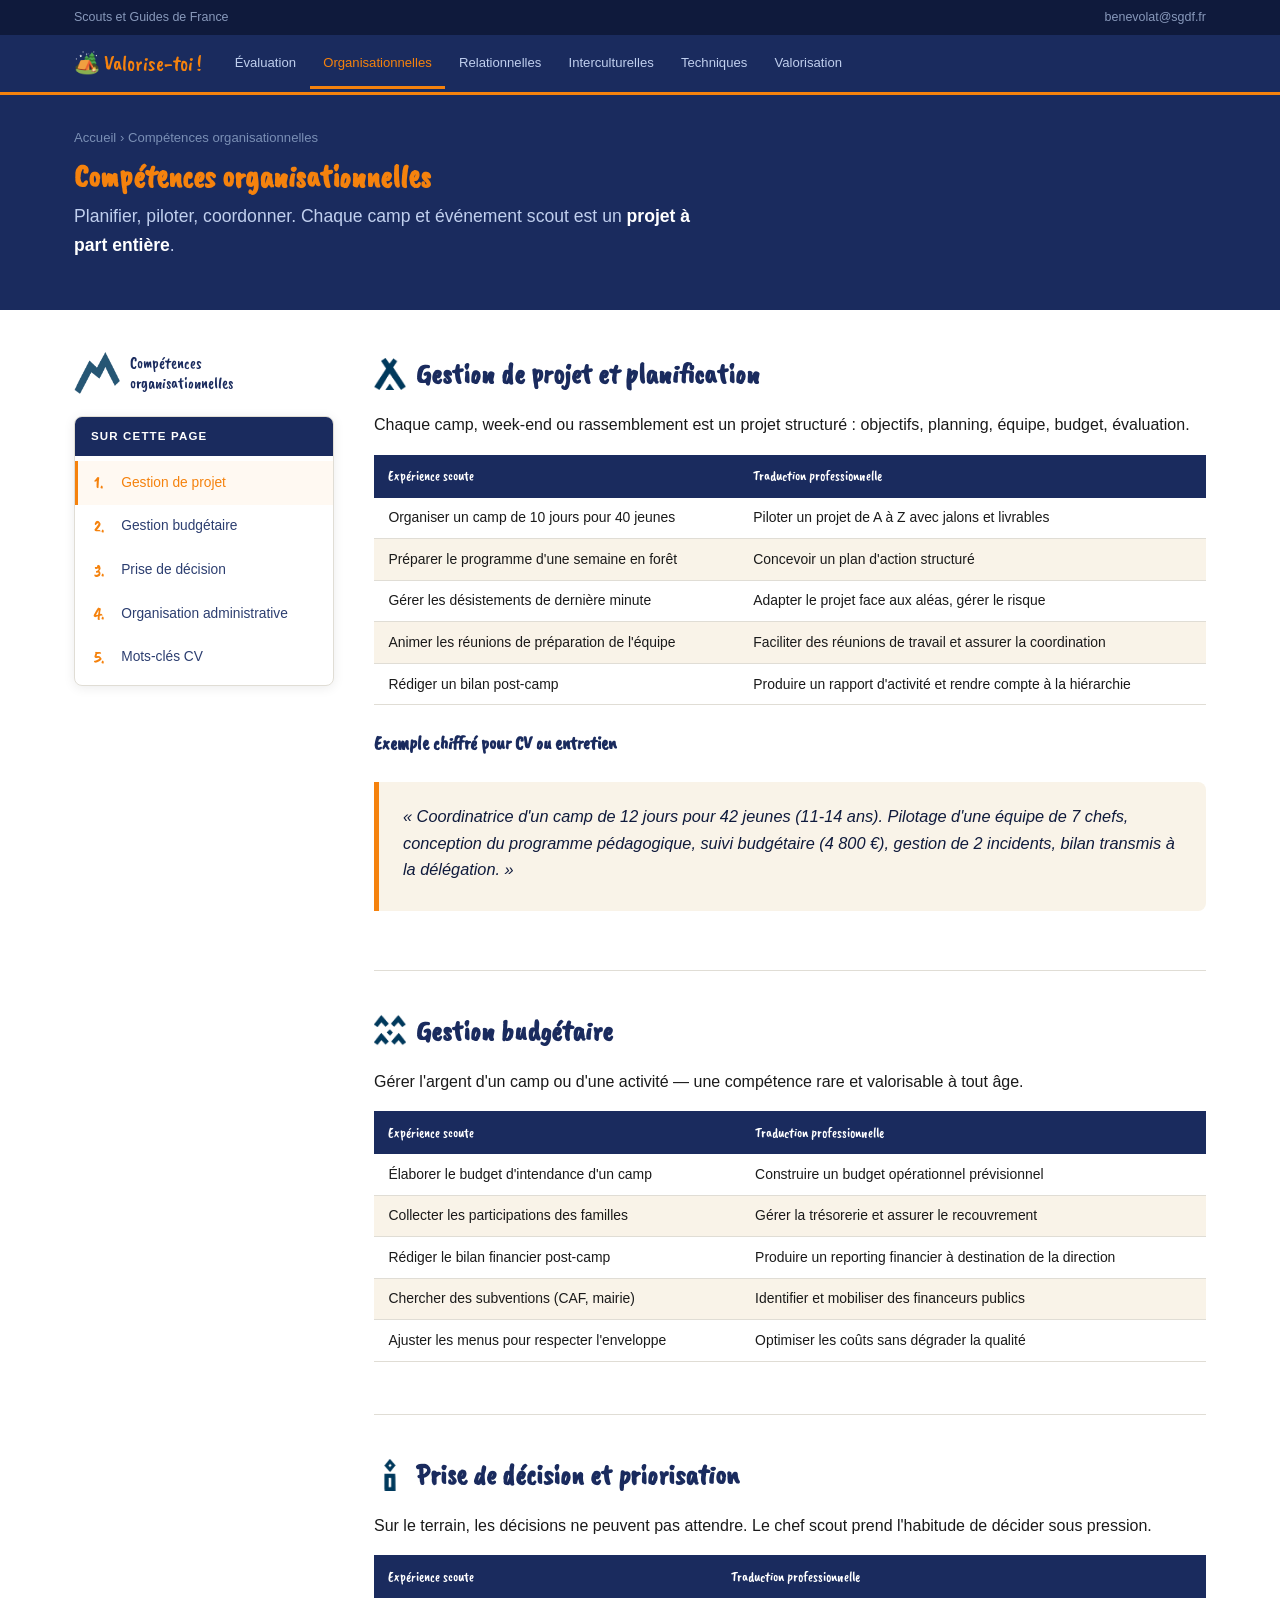
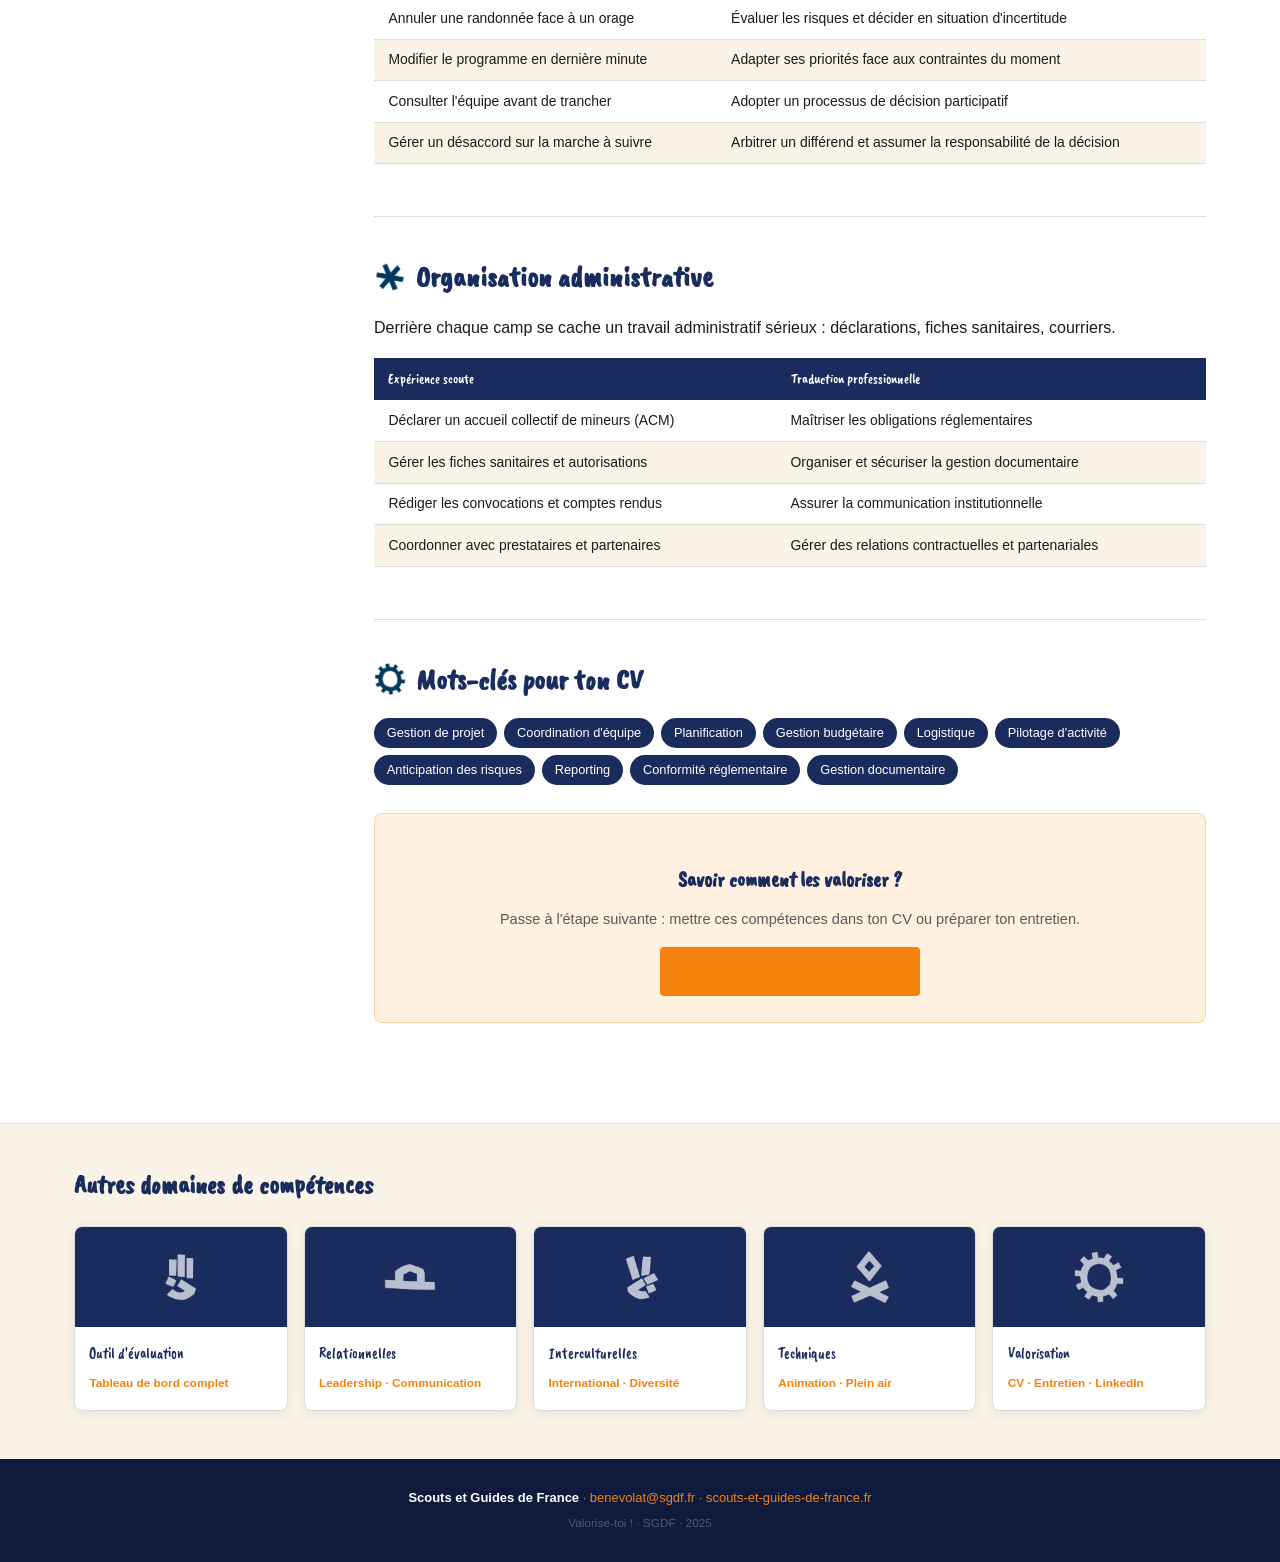
<file: competences-org/index.html>
<!DOCTYPE html>
<html lang="fr">
<head>
  <meta charset="UTF-8">
  <meta name="viewport" content="width=device-width, initial-scale=1.0">
  <title>Compétences organisationnelles — Valorise-toi ! SGDF</title>
  <link rel="icon" href="../assets/icons/01_croixscoute/croix_scoute_01.png">
  <link rel="stylesheet" href="../assets/css/sgdf.css">
</head>
<body>

<div class="topbar"><div class="container inner">
  <span>Scouts et Guides de France</span>
  <span><a href="mailto:benevolat@sgdf.fr">benevolat@sgdf.fr</a></span>
</div></div>

<nav class="mainnav"><div class="container inner">
  <a class="brand" href="../">🏕️ Valorise-toi !</a>
  <ul>
    <li><a href="../evaluation/">Évaluation</a></li>
    <li><a href="./" class="active">Organisationnelles</a></li>
    <li><a href="../competences-rel/">Relationnelles</a></li>
    <li><a href="../competences-inter/">Interculturelles</a></li>
    <li><a href="../competences-tech/">Techniques</a></li>
    <li><a href="../valorisation/">Valorisation</a></li>
  </ul>
</div></nav>

<section class="hero hero-sm">
  <div class="container">
    <div class="breadcrumb"><a href="../">Accueil</a> › Compétences organisationnelles</div>
    <h1>Compétences organisationnelles</h1>
    <p class="tagline">Planifier, piloter, coordonner. Chaque camp et événement scout est un <strong>projet à part entière</strong>.</p>
  </div>
</section>

<div class="container">
<div class="page-grid">

  <aside class="sidebar">
    <div class="sidebar-thumb">
      <img src="../assets/icons/16_montagne/montagne-01.png" alt="">
      <span>Compétences<br>organisationnelles</span>
    </div>
    <nav class="sidemenu">
      <div class="sidemenu-hd">Sur cette page</div>
      <ul>
        <li><a href="#projet"><span class="num">1.</span> Gestion de projet</a></li>
        <li><a href="#budget"><span class="num">2.</span> Gestion budgétaire</a></li>
        <li><a href="#decision"><span class="num">3.</span> Prise de décision</a></li>
        <li><a href="#admin"><span class="num">4.</span> Organisation administrative</a></li>
        <li><a href="#mots-cles"><span class="num">5.</span> Mots-clés CV</a></li>
      </ul>
    </nav>
  </aside>

  <main class="content">

    <section id="projet">
      <h2><img class="ico" src="../assets/icons/05_tente/tente-01.png" alt="">Gestion de projet et planification</h2>
      <p>Chaque camp, week-end ou rassemblement est un projet structuré : objectifs, planning, équipe, budget, évaluation.</p>
      <table class="tbl">
        <thead><tr><th>Expérience scoute</th><th>Traduction professionnelle</th></tr></thead>
        <tbody>
          <tr><td>Organiser un camp de 10 jours pour 40 jeunes</td><td>Piloter un projet de A à Z avec jalons et livrables</td></tr>
          <tr><td>Préparer le programme d'une semaine en forêt</td><td>Concevoir un plan d'action structuré</td></tr>
          <tr><td>Gérer les désistements de dernière minute</td><td>Adapter le projet face aux aléas, gérer le risque</td></tr>
          <tr><td>Animer les réunions de préparation de l'équipe</td><td>Faciliter des réunions de travail et assurer la coordination</td></tr>
          <tr><td>Rédiger un bilan post-camp</td><td>Produire un rapport d'activité et rendre compte à la hiérarchie</td></tr>
        </tbody>
      </table>
      <h3>Exemple chiffré pour CV ou entretien</h3>
      <div class="quote">
        <blockquote><p>« Coordinatrice d'un camp de 12 jours pour 42 jeunes (11-14 ans). Pilotage d'une équipe de 7 chefs, conception du programme pédagogique, suivi budgétaire (4 800 €), gestion de 2 incidents, bilan transmis à la délégation. »</p></blockquote>
      </div>
    </section>

    <section id="budget">
      <h2><img class="ico" src="../assets/icons/12_campement/campement-01.png" alt="">Gestion budgétaire</h2>
      <p>Gérer l'argent d'un camp ou d'une activité — une compétence rare et valorisable à tout âge.</p>
      <table class="tbl">
        <thead><tr><th>Expérience scoute</th><th>Traduction professionnelle</th></tr></thead>
        <tbody>
          <tr><td>Élaborer le budget d'intendance d'un camp</td><td>Construire un budget opérationnel prévisionnel</td></tr>
          <tr><td>Collecter les participations des familles</td><td>Gérer la trésorerie et assurer le recouvrement</td></tr>
          <tr><td>Rédiger le bilan financier post-camp</td><td>Produire un reporting financier à destination de la direction</td></tr>
          <tr><td>Chercher des subventions (CAF, mairie)</td><td>Identifier et mobiliser des financeurs publics</td></tr>
          <tr><td>Ajuster les menus pour respecter l'enveloppe</td><td>Optimiser les coûts sans dégrader la qualité</td></tr>
        </tbody>
      </table>
    </section>

    <section id="decision">
      <h2><img class="ico" src="../assets/icons/09_bougie/bougie-01.png" alt="">Prise de décision et priorisation</h2>
      <p>Sur le terrain, les décisions ne peuvent pas attendre. Le chef scout prend l'habitude de décider sous pression.</p>
      <table class="tbl">
        <thead><tr><th>Expérience scoute</th><th>Traduction professionnelle</th></tr></thead>
        <tbody>
          <tr><td>Annuler une randonnée face à un orage</td><td>Évaluer les risques et décider en situation d'incertitude</td></tr>
          <tr><td>Modifier le programme en dernière minute</td><td>Adapter ses priorités face aux contraintes du moment</td></tr>
          <tr><td>Consulter l'équipe avant de trancher</td><td>Adopter un processus de décision participatif</td></tr>
          <tr><td>Gérer un désaccord sur la marche à suivre</td><td>Arbitrer un différend et assumer la responsabilité de la décision</td></tr>
        </tbody>
      </table>
    </section>

    <section id="admin">
      <h2><img class="ico" src="../assets/icons/34_etoile/etoile-01.png" alt="">Organisation administrative</h2>
      <p>Derrière chaque camp se cache un travail administratif sérieux : déclarations, fiches sanitaires, courriers.</p>
      <table class="tbl">
        <thead><tr><th>Expérience scoute</th><th>Traduction professionnelle</th></tr></thead>
        <tbody>
          <tr><td>Déclarer un accueil collectif de mineurs (ACM)</td><td>Maîtriser les obligations réglementaires</td></tr>
          <tr><td>Gérer les fiches sanitaires et autorisations</td><td>Organiser et sécuriser la gestion documentaire</td></tr>
          <tr><td>Rédiger les convocations et comptes rendus</td><td>Assurer la communication institutionnelle</td></tr>
          <tr><td>Coordonner avec prestataires et partenaires</td><td>Gérer des relations contractuelles et partenariales</td></tr>
        </tbody>
      </table>
    </section>

    <section id="mots-cles">
      <h2><img class="ico" src="../assets/icons/26_soleil/soleil-01.png" alt="">Mots-clés pour ton CV</h2>
      <div class="pills">
        <span class="pill">Gestion de projet</span>
        <span class="pill">Coordination d'équipe</span>
        <span class="pill">Planification</span>
        <span class="pill">Gestion budgétaire</span>
        <span class="pill">Logistique</span>
        <span class="pill">Pilotage d'activité</span>
        <span class="pill">Anticipation des risques</span>
        <span class="pill">Reporting</span>
        <span class="pill">Conformité réglementaire</span>
        <span class="pill">Gestion documentaire</span>
      </div>
      <div class="cta-box">
        <h3>Savoir comment les valoriser ?</h3>
        <p>Passe à l'étape suivante : mettre ces compétences dans ton CV ou préparer ton entretien.</p>
        <a class="btn btn-primary" href="../valorisation/">Conseils pratiques de valorisation</a>
      </div>
    </section>

  </main>
</div>
</div>

<section class="related">
  <div class="container">
    <h2>Autres domaines de compétences</h2>
    <div class="rcards">
      <a class="rcard" href="../evaluation/"><div class="rcard-img"><img src="../assets/icons/10_promesse/promesse-01.png" alt=""></div><div class="rcard-body"><h3>Outil d'évaluation</h3><span class="rd">Tableau de bord complet</span></div></a>
      <a class="rcard" href="../competences-rel/"><div class="rcard-img"><img src="../assets/icons/40_badenpowell/badenpowel_01.png" alt=""></div><div class="rcard-body"><h3>Relationnelles</h3><span class="rd">Leadership · Communication</span></div></a>
      <a class="rcard" href="../competences-inter/"><div class="rcard-img"><img src="../assets/icons/35_paix/paix-01.png" alt=""></div><div class="rcard-body"><h3>Interculturelles</h3><span class="rd">International · Diversité</span></div></a>
      <a class="rcard" href="../competences-tech/"><div class="rcard-img"><img src="../assets/icons/18_feu/feu-01.png" alt=""></div><div class="rcard-body"><h3>Techniques</h3><span class="rd">Animation · Plein air</span></div></a>
      <a class="rcard" href="../valorisation/"><div class="rcard-img"><img src="../assets/icons/26_soleil/soleil-01.png" alt=""></div><div class="rcard-body"><h3>Valorisation</h3><span class="rd">CV · Entretien · LinkedIn</span></div></a>
    </div>
  </div>
</section>

<footer><div class="container">
  <div class="fr"><strong>Scouts et Guides de France</strong> · <a href="mailto:benevolat@sgdf.fr">benevolat@sgdf.fr</a> · <a href="https://www.scouts-et-guides-de-france.fr" target="_blank" rel="noopener">scouts-et-guides-de-france.fr</a></div>
  <div style="opacity:.55;font-size:.74rem;margin-top:.3rem">Valorise-toi ! · SGDF · 2025</div>
</div></footer>

<script>
const obs = new IntersectionObserver(e => {
  e.forEach(en => { if(en.isIntersecting) {
    document.querySelectorAll('.sidemenu a').forEach(l => l.classList.remove('active'));
    const l = document.querySelector(`.sidemenu a[href="#${en.target.id}"]`);
    if(l) l.classList.add('active');
  }});
}, {rootMargin:'-30% 0px -60% 0px'});
document.querySelectorAll('.content section[id]').forEach(s => obs.observe(s));
</script>
</body>
</html>
</file>
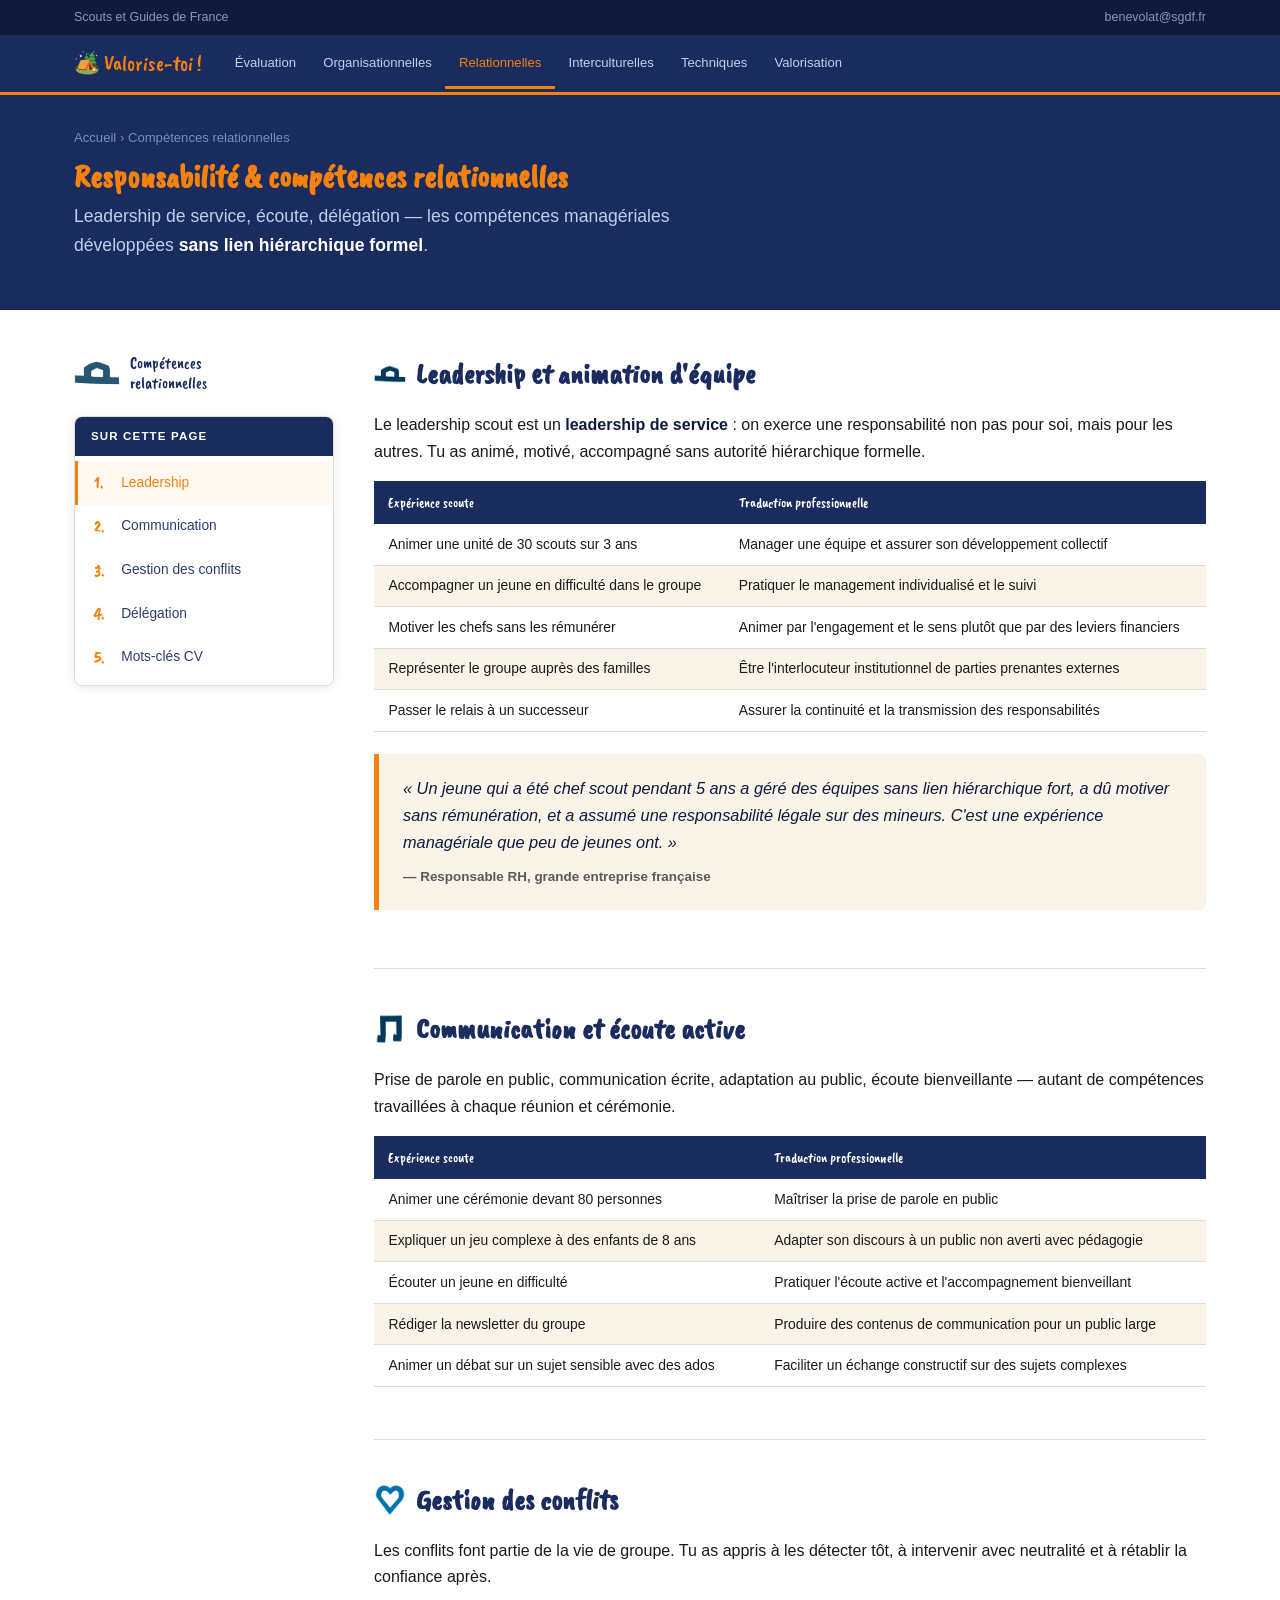
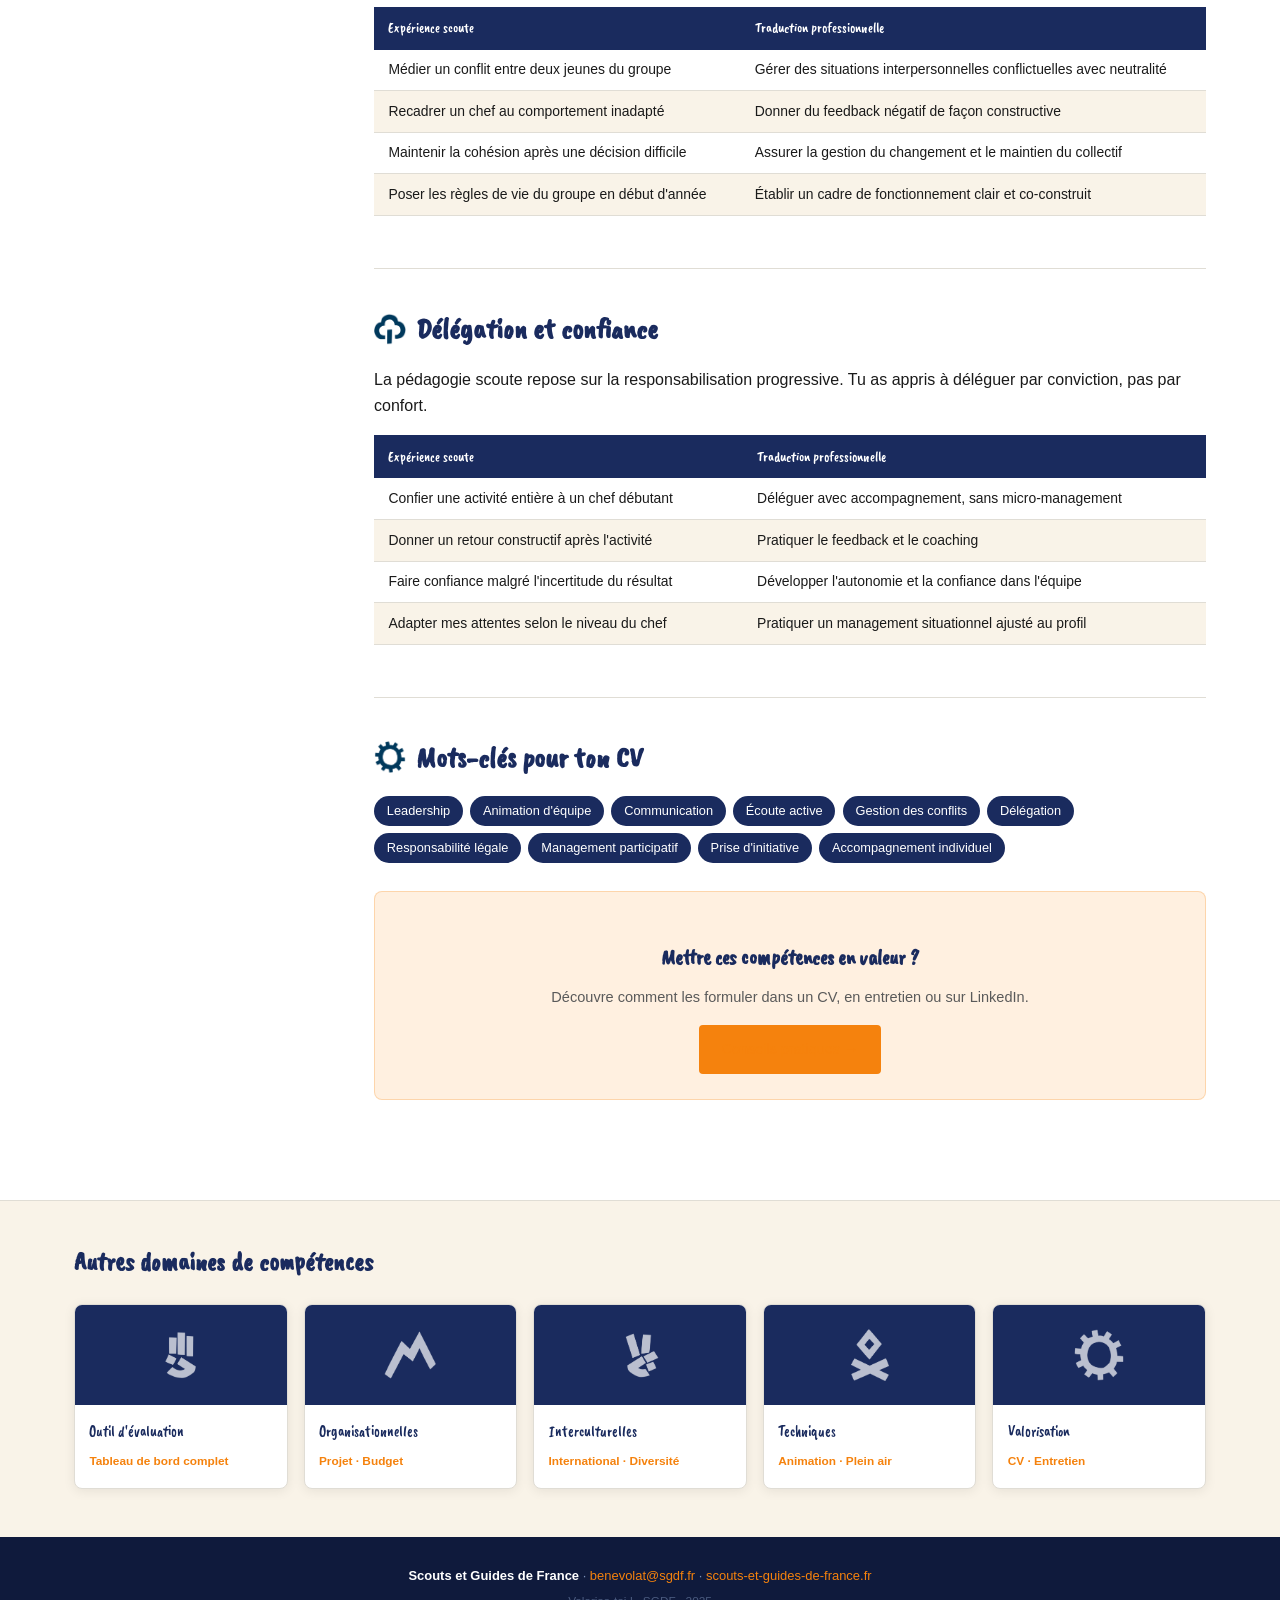
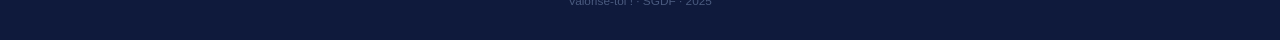
<file: competences-rel/index.html>
<!DOCTYPE html>
<html lang="fr">
<head>
  <meta charset="UTF-8"><meta name="viewport" content="width=device-width, initial-scale=1.0">
  <title>Compétences relationnelles — Valorise-toi ! SGDF</title>
  <link rel="icon" href="../assets/icons/01_croixscoute/croix_scoute_01.png">
  <link rel="stylesheet" href="../assets/css/sgdf.css">
</head>
<body>

<div class="topbar"><div class="container inner">
  <span>Scouts et Guides de France</span><span><a href="mailto:benevolat@sgdf.fr">benevolat@sgdf.fr</a></span>
</div></div>

<nav class="mainnav"><div class="container inner">
  <a class="brand" href="../">🏕️ Valorise-toi !</a>
  <ul>
    <li><a href="../evaluation/">Évaluation</a></li>
    <li><a href="../competences-org/">Organisationnelles</a></li>
    <li><a href="./" class="active">Relationnelles</a></li>
    <li><a href="../competences-inter/">Interculturelles</a></li>
    <li><a href="../competences-tech/">Techniques</a></li>
    <li><a href="../valorisation/">Valorisation</a></li>
  </ul>
</div></nav>

<section class="hero hero-sm"><div class="container">
  <div class="breadcrumb"><a href="../">Accueil</a> › Compétences relationnelles</div>
  <h1>Responsabilité &amp; compétences relationnelles</h1>
  <p class="tagline">Leadership de service, écoute, délégation — les compétences managériales développées <strong>sans lien hiérarchique formel</strong>.</p>
</div></section>

<div class="container"><div class="page-grid">

  <aside class="sidebar">
    <div class="sidebar-thumb">
      <img src="../assets/icons/40_badenpowell/badenpowel_01.png" alt="">
      <span>Compétences<br>relationnelles</span>
    </div>
    <nav class="sidemenu">
      <div class="sidemenu-hd">Sur cette page</div>
      <ul>
        <li><a href="#leadership"><span class="num">1.</span> Leadership</a></li>
        <li><a href="#communication"><span class="num">2.</span> Communication</a></li>
        <li><a href="#conflits"><span class="num">3.</span> Gestion des conflits</a></li>
        <li><a href="#delegation"><span class="num">4.</span> Délégation</a></li>
        <li><a href="#mots-cles"><span class="num">5.</span> Mots-clés CV</a></li>
      </ul>
    </nav>
  </aside>

  <main class="content">

    <section id="leadership">
      <h2><img class="ico" src="../assets/icons/40_badenpowell/badenpowel_01.png" alt="">Leadership et animation d'équipe</h2>
      <p>Le leadership scout est un <strong>leadership de service</strong> : on exerce une responsabilité non pas pour soi, mais pour les autres. Tu as animé, motivé, accompagné sans autorité hiérarchique formelle.</p>
      <table class="tbl">
        <thead><tr><th>Expérience scoute</th><th>Traduction professionnelle</th></tr></thead>
        <tbody>
          <tr><td>Animer une unité de 30 scouts sur 3 ans</td><td>Manager une équipe et assurer son développement collectif</td></tr>
          <tr><td>Accompagner un jeune en difficulté dans le groupe</td><td>Pratiquer le management individualisé et le suivi</td></tr>
          <tr><td>Motiver les chefs sans les rémunérer</td><td>Animer par l'engagement et le sens plutôt que par des leviers financiers</td></tr>
          <tr><td>Représenter le groupe auprès des familles</td><td>Être l'interlocuteur institutionnel de parties prenantes externes</td></tr>
          <tr><td>Passer le relais à un successeur</td><td>Assurer la continuité et la transmission des responsabilités</td></tr>
        </tbody>
      </table>
      <div class="quote">
        <blockquote><p>« Un jeune qui a été chef scout pendant 5 ans a géré des équipes sans lien hiérarchique fort, a dû motiver sans rémunération, et a assumé une responsabilité légale sur des mineurs. C'est une expérience managériale que peu de jeunes ont. »</p></blockquote>
        <cite>— Responsable RH, grande entreprise française</cite>
      </div>
    </section>

    <section id="communication">
      <h2><img class="ico" src="../assets/icons/15_chant/chant-01.png" alt="">Communication et écoute active</h2>
      <p>Prise de parole en public, communication écrite, adaptation au public, écoute bienveillante — autant de compétences travaillées à chaque réunion et cérémonie.</p>
      <table class="tbl">
        <thead><tr><th>Expérience scoute</th><th>Traduction professionnelle</th></tr></thead>
        <tbody>
          <tr><td>Animer une cérémonie devant 80 personnes</td><td>Maîtriser la prise de parole en public</td></tr>
          <tr><td>Expliquer un jeu complexe à des enfants de 8 ans</td><td>Adapter son discours à un public non averti avec pédagogie</td></tr>
          <tr><td>Écouter un jeune en difficulté</td><td>Pratiquer l'écoute active et l'accompagnement bienveillant</td></tr>
          <tr><td>Rédiger la newsletter du groupe</td><td>Produire des contenus de communication pour un public large</td></tr>
          <tr><td>Animer un débat sur un sujet sensible avec des ados</td><td>Faciliter un échange constructif sur des sujets complexes</td></tr>
        </tbody>
      </table>
    </section>

    <section id="conflits">
      <h2><img class="ico" src="../assets/icons/38_coeur/coeur-01.png" alt="">Gestion des conflits</h2>
      <p>Les conflits font partie de la vie de groupe. Tu as appris à les détecter tôt, à intervenir avec neutralité et à rétablir la confiance après.</p>
      <table class="tbl">
        <thead><tr><th>Expérience scoute</th><th>Traduction professionnelle</th></tr></thead>
        <tbody>
          <tr><td>Médier un conflit entre deux jeunes du groupe</td><td>Gérer des situations interpersonnelles conflictuelles avec neutralité</td></tr>
          <tr><td>Recadrer un chef au comportement inadapté</td><td>Donner du feedback négatif de façon constructive</td></tr>
          <tr><td>Maintenir la cohésion après une décision difficile</td><td>Assurer la gestion du changement et le maintien du collectif</td></tr>
          <tr><td>Poser les règles de vie du groupe en début d'année</td><td>Établir un cadre de fonctionnement clair et co-construit</td></tr>
        </tbody>
      </table>
    </section>

    <section id="delegation">
      <h2><img class="ico" src="../assets/icons/02_trefle/trefle-01.png" alt="">Délégation et confiance</h2>
      <p>La pédagogie scoute repose sur la responsabilisation progressive. Tu as appris à déléguer par conviction, pas par confort.</p>
      <table class="tbl">
        <thead><tr><th>Expérience scoute</th><th>Traduction professionnelle</th></tr></thead>
        <tbody>
          <tr><td>Confier une activité entière à un chef débutant</td><td>Déléguer avec accompagnement, sans micro-management</td></tr>
          <tr><td>Donner un retour constructif après l'activité</td><td>Pratiquer le feedback et le coaching</td></tr>
          <tr><td>Faire confiance malgré l'incertitude du résultat</td><td>Développer l'autonomie et la confiance dans l'équipe</td></tr>
          <tr><td>Adapter mes attentes selon le niveau du chef</td><td>Pratiquer un management situationnel ajusté au profil</td></tr>
        </tbody>
      </table>
    </section>

    <section id="mots-cles">
      <h2><img class="ico" src="../assets/icons/26_soleil/soleil-01.png" alt="">Mots-clés pour ton CV</h2>
      <div class="pills">
        <span class="pill">Leadership</span>
        <span class="pill">Animation d'équipe</span>
        <span class="pill">Communication</span>
        <span class="pill">Écoute active</span>
        <span class="pill">Gestion des conflits</span>
        <span class="pill">Délégation</span>
        <span class="pill">Responsabilité légale</span>
        <span class="pill">Management participatif</span>
        <span class="pill">Prise d'initiative</span>
        <span class="pill">Accompagnement individuel</span>
      </div>
      <div class="cta-box">
        <h3>Mettre ces compétences en valeur ?</h3>
        <p>Découvre comment les formuler dans un CV, en entretien ou sur LinkedIn.</p>
        <a class="btn btn-primary" href="../valorisation/">Conseils pratiques →</a>
      </div>
    </section>

  </main>
</div></div>

<section class="related"><div class="container">
  <h2>Autres domaines de compétences</h2>
  <div class="rcards">
    <a class="rcard" href="../evaluation/"><div class="rcard-img"><img src="../assets/icons/10_promesse/promesse-01.png" alt=""></div><div class="rcard-body"><h3>Outil d'évaluation</h3><span class="rd">Tableau de bord complet</span></div></a>
    <a class="rcard" href="../competences-org/"><div class="rcard-img"><img src="../assets/icons/16_montagne/montagne-01.png" alt=""></div><div class="rcard-body"><h3>Organisationnelles</h3><span class="rd">Projet · Budget</span></div></a>
    <a class="rcard" href="../competences-inter/"><div class="rcard-img"><img src="../assets/icons/35_paix/paix-01.png" alt=""></div><div class="rcard-body"><h3>Interculturelles</h3><span class="rd">International · Diversité</span></div></a>
    <a class="rcard" href="../competences-tech/"><div class="rcard-img"><img src="../assets/icons/18_feu/feu-01.png" alt=""></div><div class="rcard-body"><h3>Techniques</h3><span class="rd">Animation · Plein air</span></div></a>
    <a class="rcard" href="../valorisation/"><div class="rcard-img"><img src="../assets/icons/26_soleil/soleil-01.png" alt=""></div><div class="rcard-body"><h3>Valorisation</h3><span class="rd">CV · Entretien</span></div></a>
  </div>
</div></section>

<footer><div class="container">
  <div class="fr"><strong>Scouts et Guides de France</strong> · <a href="mailto:benevolat@sgdf.fr">benevolat@sgdf.fr</a> · <a href="https://www.scouts-et-guides-de-france.fr" target="_blank" rel="noopener">scouts-et-guides-de-france.fr</a></div>
  <div style="opacity:.55;font-size:.74rem;margin-top:.3rem">Valorise-toi ! · SGDF · 2025</div>
</div></footer>

<script>
const obs = new IntersectionObserver(e => { e.forEach(en => { if(en.isIntersecting) {
  document.querySelectorAll('.sidemenu a').forEach(l => l.classList.remove('active'));
  const l = document.querySelector(`.sidemenu a[href="#${en.target.id}"]`); if(l) l.classList.add('active');
}});}, {rootMargin:'-30% 0px -60% 0px'});
document.querySelectorAll('.content section[id]').forEach(s => obs.observe(s));
</script>
</body></html>
</file>
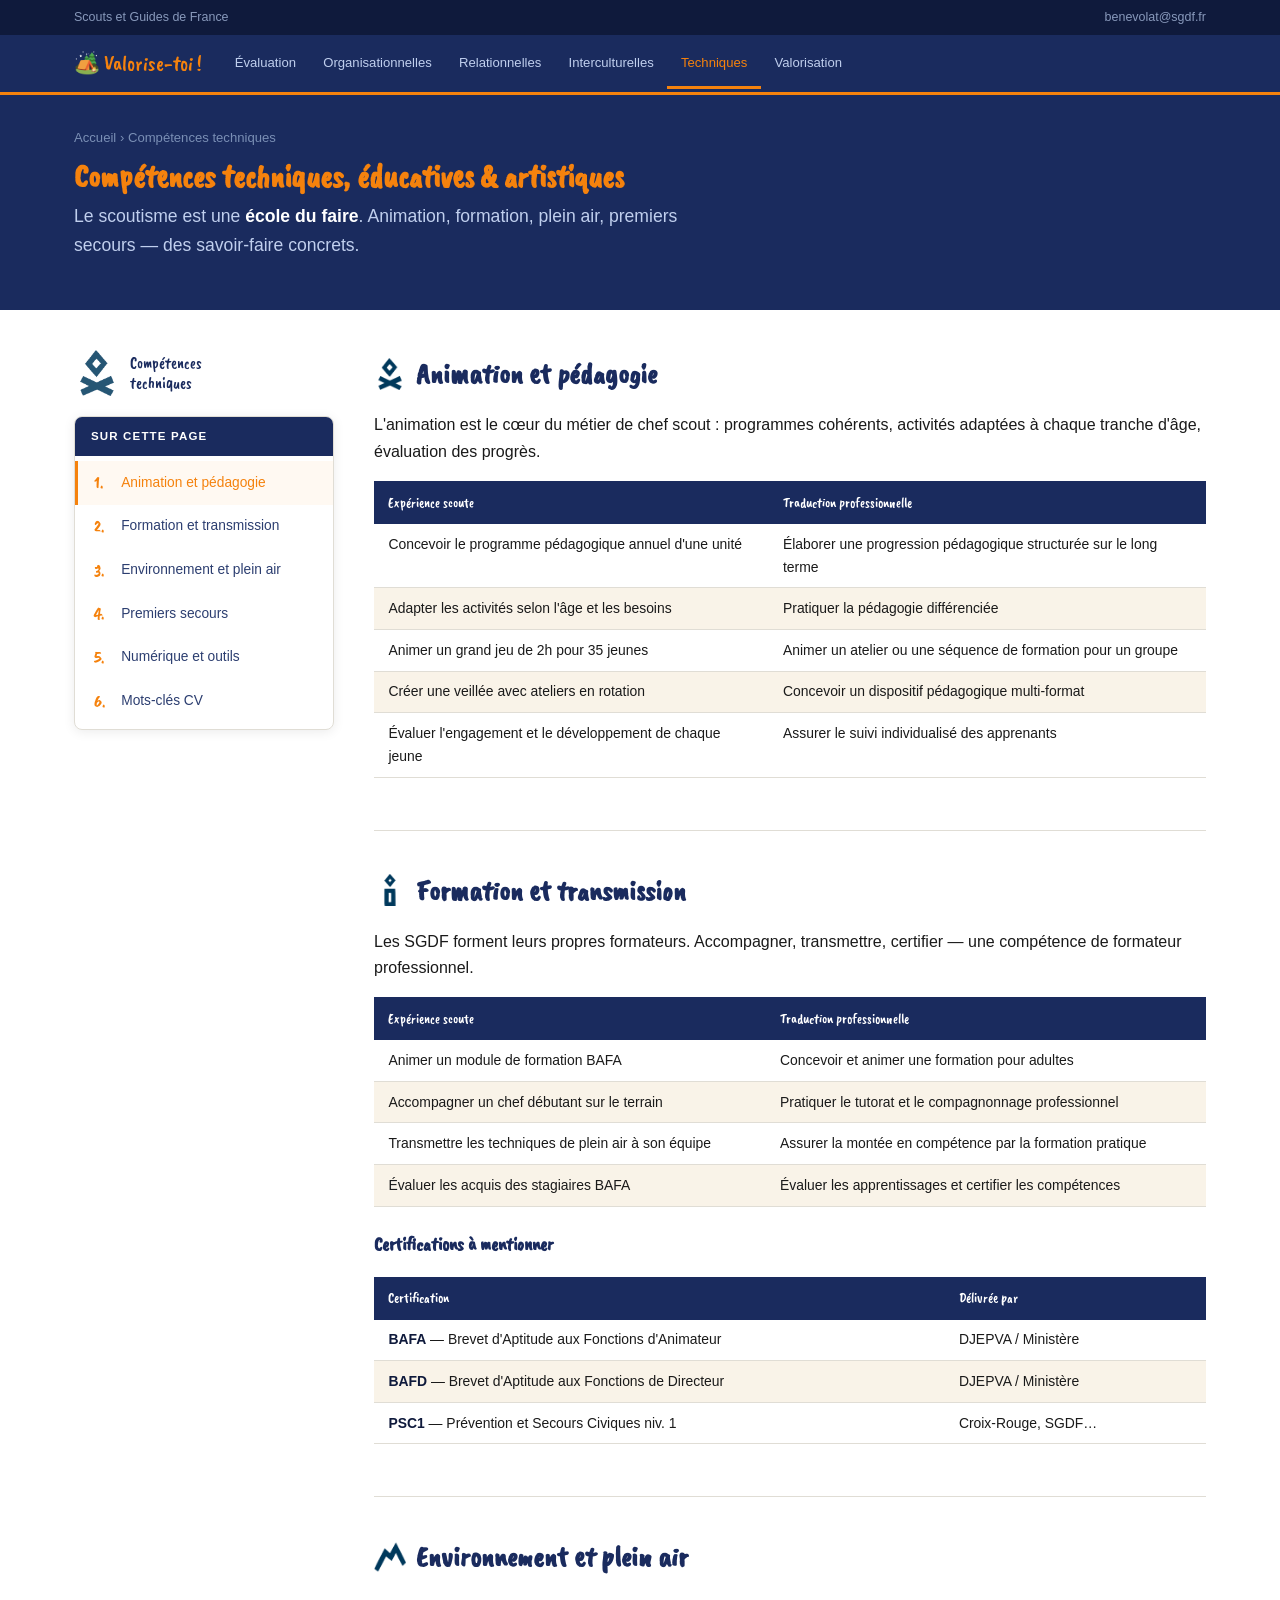
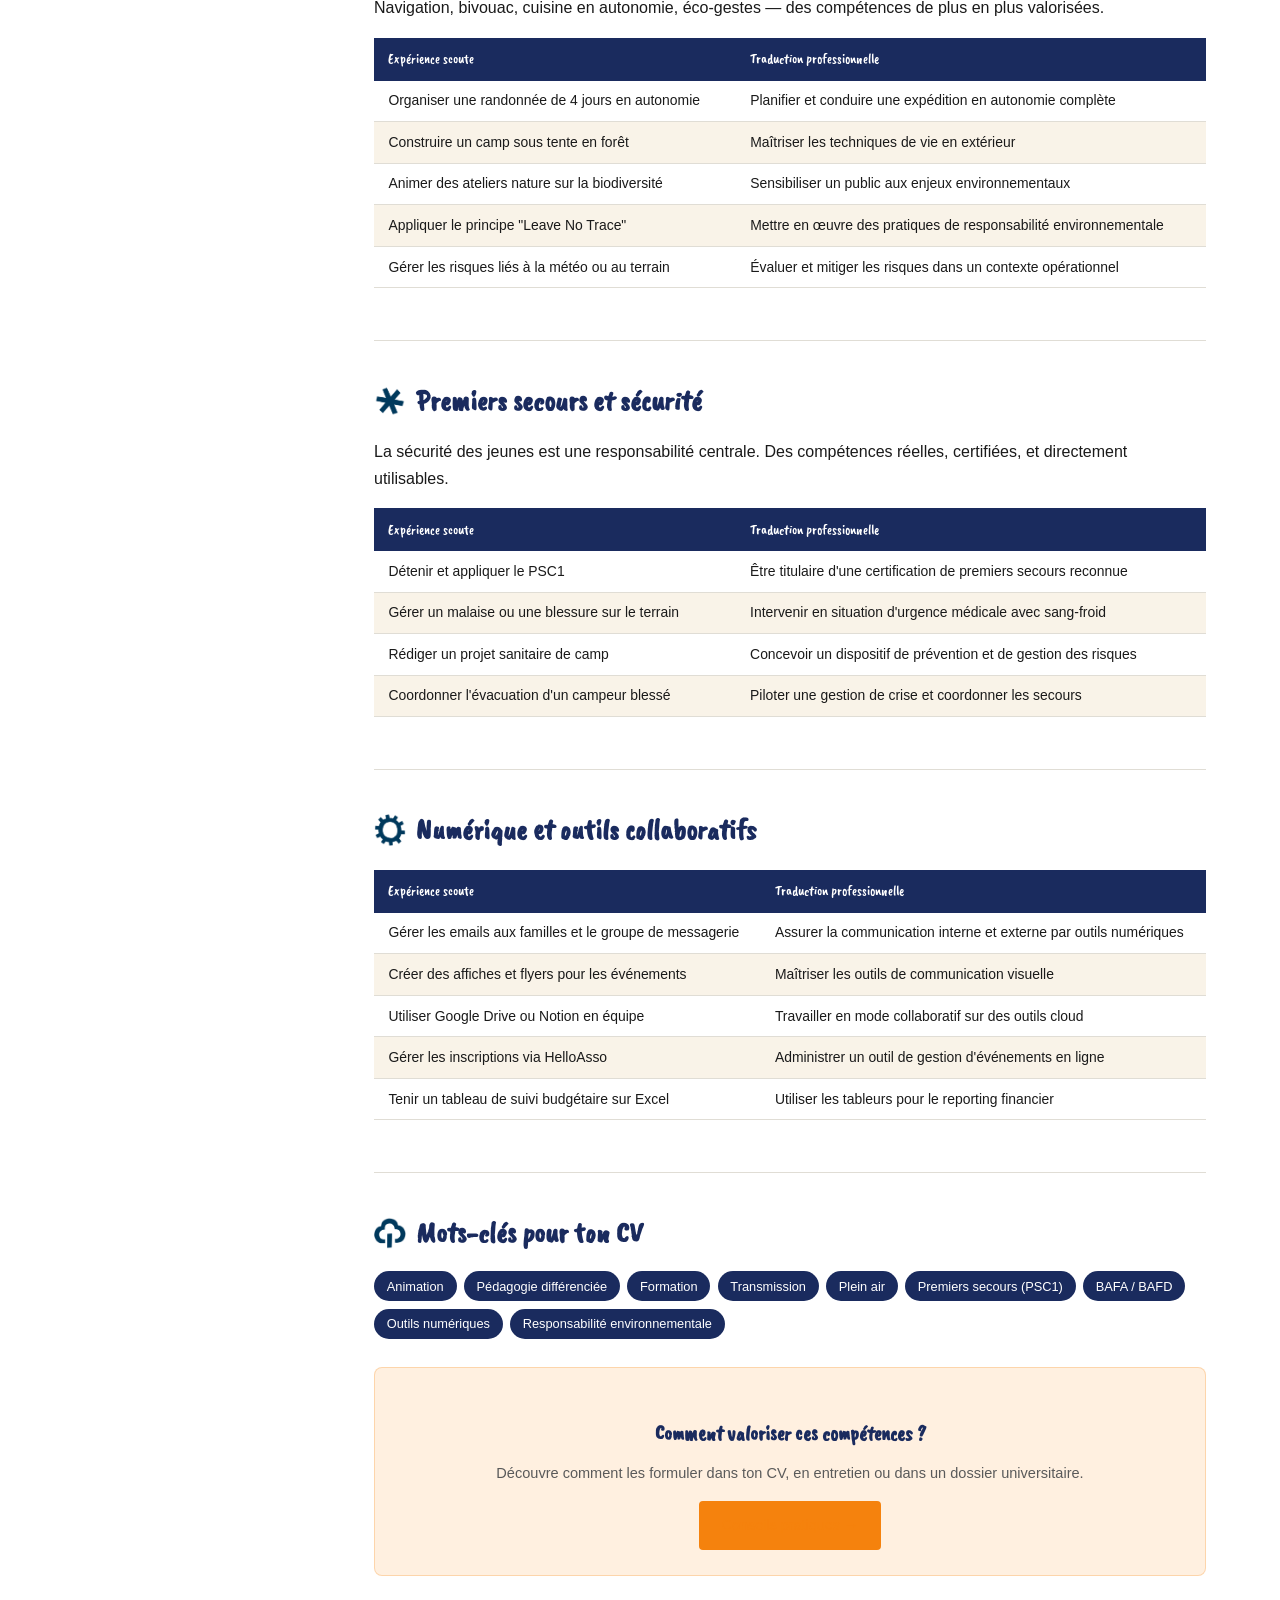
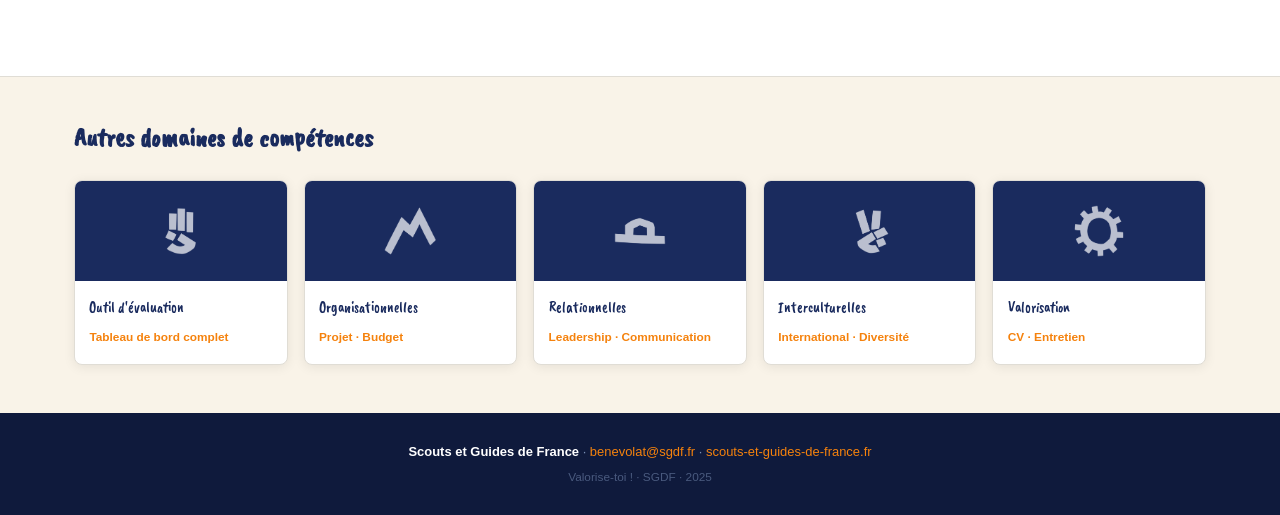
<file: competences-tech/index.html>
<!DOCTYPE html>
<html lang="fr">
<head>
  <meta charset="UTF-8"><meta name="viewport" content="width=device-width, initial-scale=1.0">
  <title>Compétences techniques — Valorise-toi ! SGDF</title>
  <link rel="icon" href="../assets/icons/01_croixscoute/croix_scoute_01.png">
  <link rel="stylesheet" href="../assets/css/sgdf.css">
</head>
<body>

<div class="topbar"><div class="container inner">
  <span>Scouts et Guides de France</span><span><a href="mailto:benevolat@sgdf.fr">benevolat@sgdf.fr</a></span>
</div></div>

<nav class="mainnav"><div class="container inner">
  <a class="brand" href="../">🏕️ Valorise-toi !</a>
  <ul>
    <li><a href="../evaluation/">Évaluation</a></li>
    <li><a href="../competences-org/">Organisationnelles</a></li>
    <li><a href="../competences-rel/">Relationnelles</a></li>
    <li><a href="../competences-inter/">Interculturelles</a></li>
    <li><a href="./" class="active">Techniques</a></li>
    <li><a href="../valorisation/">Valorisation</a></li>
  </ul>
</div></nav>

<section class="hero hero-sm"><div class="container">
  <div class="breadcrumb"><a href="../">Accueil</a> › Compétences techniques</div>
  <h1>Compétences techniques, éducatives &amp; artistiques</h1>
  <p class="tagline">Le scoutisme est une <strong>école du faire</strong>. Animation, formation, plein air, premiers secours — des savoir-faire concrets.</p>
</div></section>

<div class="container"><div class="page-grid">

  <aside class="sidebar">
    <div class="sidebar-thumb">
      <img src="../assets/icons/18_feu/feu-01.png" alt="">
      <span>Compétences<br>techniques</span>
    </div>
    <nav class="sidemenu">
      <div class="sidemenu-hd">Sur cette page</div>
      <ul>
        <li><a href="#animation"><span class="num">1.</span> Animation et pédagogie</a></li>
        <li><a href="#formation"><span class="num">2.</span> Formation et transmission</a></li>
        <li><a href="#plein-air"><span class="num">3.</span> Environnement et plein air</a></li>
        <li><a href="#secours"><span class="num">4.</span> Premiers secours</a></li>
        <li><a href="#numerique"><span class="num">5.</span> Numérique et outils</a></li>
        <li><a href="#mots-cles"><span class="num">6.</span> Mots-clés CV</a></li>
      </ul>
    </nav>
  </aside>

  <main class="content">

    <section id="animation">
      <h2><img class="ico" src="../assets/icons/18_feu/feu-01.png" alt="">Animation et pédagogie</h2>
      <p>L'animation est le cœur du métier de chef scout : programmes cohérents, activités adaptées à chaque tranche d'âge, évaluation des progrès.</p>
      <table class="tbl">
        <thead><tr><th>Expérience scoute</th><th>Traduction professionnelle</th></tr></thead>
        <tbody>
          <tr><td>Concevoir le programme pédagogique annuel d'une unité</td><td>Élaborer une progression pédagogique structurée sur le long terme</td></tr>
          <tr><td>Adapter les activités selon l'âge et les besoins</td><td>Pratiquer la pédagogie différenciée</td></tr>
          <tr><td>Animer un grand jeu de 2h pour 35 jeunes</td><td>Animer un atelier ou une séquence de formation pour un groupe</td></tr>
          <tr><td>Créer une veillée avec ateliers en rotation</td><td>Concevoir un dispositif pédagogique multi-format</td></tr>
          <tr><td>Évaluer l'engagement et le développement de chaque jeune</td><td>Assurer le suivi individualisé des apprenants</td></tr>
        </tbody>
      </table>
    </section>

    <section id="formation">
      <h2><img class="ico" src="../assets/icons/09_bougie/bougie-01.png" alt="">Formation et transmission</h2>
      <p>Les SGDF forment leurs propres formateurs. Accompagner, transmettre, certifier — une compétence de formateur professionnel.</p>
      <table class="tbl">
        <thead><tr><th>Expérience scoute</th><th>Traduction professionnelle</th></tr></thead>
        <tbody>
          <tr><td>Animer un module de formation BAFA</td><td>Concevoir et animer une formation pour adultes</td></tr>
          <tr><td>Accompagner un chef débutant sur le terrain</td><td>Pratiquer le tutorat et le compagnonnage professionnel</td></tr>
          <tr><td>Transmettre les techniques de plein air à son équipe</td><td>Assurer la montée en compétence par la formation pratique</td></tr>
          <tr><td>Évaluer les acquis des stagiaires BAFA</td><td>Évaluer les apprentissages et certifier les compétences</td></tr>
        </tbody>
      </table>
      <h3>Certifications à mentionner</h3>
      <table class="tbl">
        <thead><tr><th>Certification</th><th>Délivrée par</th></tr></thead>
        <tbody>
          <tr><td><strong>BAFA</strong> — Brevet d'Aptitude aux Fonctions d'Animateur</td><td>DJEPVA / Ministère</td></tr>
          <tr><td><strong>BAFD</strong> — Brevet d'Aptitude aux Fonctions de Directeur</td><td>DJEPVA / Ministère</td></tr>
          <tr><td><strong>PSC1</strong> — Prévention et Secours Civiques niv. 1</td><td>Croix-Rouge, SGDF…</td></tr>
        </tbody>
      </table>
    </section>

    <section id="plein-air">
      <h2><img class="ico" src="../assets/icons/16_montagne/montagne-01.png" alt="">Environnement et plein air</h2>
      <p>Navigation, bivouac, cuisine en autonomie, éco-gestes — des compétences de plus en plus valorisées.</p>
      <table class="tbl">
        <thead><tr><th>Expérience scoute</th><th>Traduction professionnelle</th></tr></thead>
        <tbody>
          <tr><td>Organiser une randonnée de 4 jours en autonomie</td><td>Planifier et conduire une expédition en autonomie complète</td></tr>
          <tr><td>Construire un camp sous tente en forêt</td><td>Maîtriser les techniques de vie en extérieur</td></tr>
          <tr><td>Animer des ateliers nature sur la biodiversité</td><td>Sensibiliser un public aux enjeux environnementaux</td></tr>
          <tr><td>Appliquer le principe "Leave No Trace"</td><td>Mettre en œuvre des pratiques de responsabilité environnementale</td></tr>
          <tr><td>Gérer les risques liés à la météo ou au terrain</td><td>Évaluer et mitiger les risques dans un contexte opérationnel</td></tr>
        </tbody>
      </table>
    </section>

    <section id="secours">
      <h2><img class="ico" src="../assets/icons/34_etoile/etoile-01.png" alt="">Premiers secours et sécurité</h2>
      <p>La sécurité des jeunes est une responsabilité centrale. Des compétences réelles, certifiées, et directement utilisables.</p>
      <table class="tbl">
        <thead><tr><th>Expérience scoute</th><th>Traduction professionnelle</th></tr></thead>
        <tbody>
          <tr><td>Détenir et appliquer le PSC1</td><td>Être titulaire d'une certification de premiers secours reconnue</td></tr>
          <tr><td>Gérer un malaise ou une blessure sur le terrain</td><td>Intervenir en situation d'urgence médicale avec sang-froid</td></tr>
          <tr><td>Rédiger un projet sanitaire de camp</td><td>Concevoir un dispositif de prévention et de gestion des risques</td></tr>
          <tr><td>Coordonner l'évacuation d'un campeur blessé</td><td>Piloter une gestion de crise et coordonner les secours</td></tr>
        </tbody>
      </table>
    </section>

    <section id="numerique">
      <h2><img class="ico" src="../assets/icons/26_soleil/soleil-01.png" alt="">Numérique et outils collaboratifs</h2>
      <table class="tbl">
        <thead><tr><th>Expérience scoute</th><th>Traduction professionnelle</th></tr></thead>
        <tbody>
          <tr><td>Gérer les emails aux familles et le groupe de messagerie</td><td>Assurer la communication interne et externe par outils numériques</td></tr>
          <tr><td>Créer des affiches et flyers pour les événements</td><td>Maîtriser les outils de communication visuelle</td></tr>
          <tr><td>Utiliser Google Drive ou Notion en équipe</td><td>Travailler en mode collaboratif sur des outils cloud</td></tr>
          <tr><td>Gérer les inscriptions via HelloAsso</td><td>Administrer un outil de gestion d'événements en ligne</td></tr>
          <tr><td>Tenir un tableau de suivi budgétaire sur Excel</td><td>Utiliser les tableurs pour le reporting financier</td></tr>
        </tbody>
      </table>
    </section>

    <section id="mots-cles">
      <h2><img class="ico" src="../assets/icons/02_trefle/trefle-01.png" alt="">Mots-clés pour ton CV</h2>
      <div class="pills">
        <span class="pill">Animation</span>
        <span class="pill">Pédagogie différenciée</span>
        <span class="pill">Formation</span>
        <span class="pill">Transmission</span>
        <span class="pill">Plein air</span>
        <span class="pill">Premiers secours (PSC1)</span>
        <span class="pill">BAFA / BAFD</span>
        <span class="pill">Outils numériques</span>
        <span class="pill">Responsabilité environnementale</span>
      </div>
      <div class="cta-box">
        <h3>Comment valoriser ces compétences ?</h3>
        <p>Découvre comment les formuler dans ton CV, en entretien ou dans un dossier universitaire.</p>
        <a class="btn btn-primary" href="../valorisation/">Conseils pratiques →</a>
      </div>
    </section>

  </main>
</div></div>

<section class="related"><div class="container">
  <h2>Autres domaines de compétences</h2>
  <div class="rcards">
    <a class="rcard" href="../evaluation/"><div class="rcard-img"><img src="../assets/icons/10_promesse/promesse-01.png" alt=""></div><div class="rcard-body"><h3>Outil d'évaluation</h3><span class="rd">Tableau de bord complet</span></div></a>
    <a class="rcard" href="../competences-org/"><div class="rcard-img"><img src="../assets/icons/16_montagne/montagne-01.png" alt=""></div><div class="rcard-body"><h3>Organisationnelles</h3><span class="rd">Projet · Budget</span></div></a>
    <a class="rcard" href="../competences-rel/"><div class="rcard-img"><img src="../assets/icons/40_badenpowell/badenpowel_01.png" alt=""></div><div class="rcard-body"><h3>Relationnelles</h3><span class="rd">Leadership · Communication</span></div></a>
    <a class="rcard" href="../competences-inter/"><div class="rcard-img"><img src="../assets/icons/35_paix/paix-01.png" alt=""></div><div class="rcard-body"><h3>Interculturelles</h3><span class="rd">International · Diversité</span></div></a>
    <a class="rcard" href="../valorisation/"><div class="rcard-img"><img src="../assets/icons/26_soleil/soleil-01.png" alt=""></div><div class="rcard-body"><h3>Valorisation</h3><span class="rd">CV · Entretien</span></div></a>
  </div>
</div></section>

<footer><div class="container">
  <div class="fr"><strong>Scouts et Guides de France</strong> · <a href="mailto:benevolat@sgdf.fr">benevolat@sgdf.fr</a> · <a href="https://www.scouts-et-guides-de-france.fr" target="_blank" rel="noopener">scouts-et-guides-de-france.fr</a></div>
  <div style="opacity:.55;font-size:.74rem;margin-top:.3rem">Valorise-toi ! · SGDF · 2025</div>
</div></footer>

<script>
const obs = new IntersectionObserver(e => { e.forEach(en => { if(en.isIntersecting) {
  document.querySelectorAll('.sidemenu a').forEach(l => l.classList.remove('active'));
  const l = document.querySelector(`.sidemenu a[href="#${en.target.id}"]`); if(l) l.classList.add('active');
}});}, {rootMargin:'-30% 0px -60% 0px'});
document.querySelectorAll('.content section[id]').forEach(s => obs.observe(s));
</script>
</body></html>
</file>
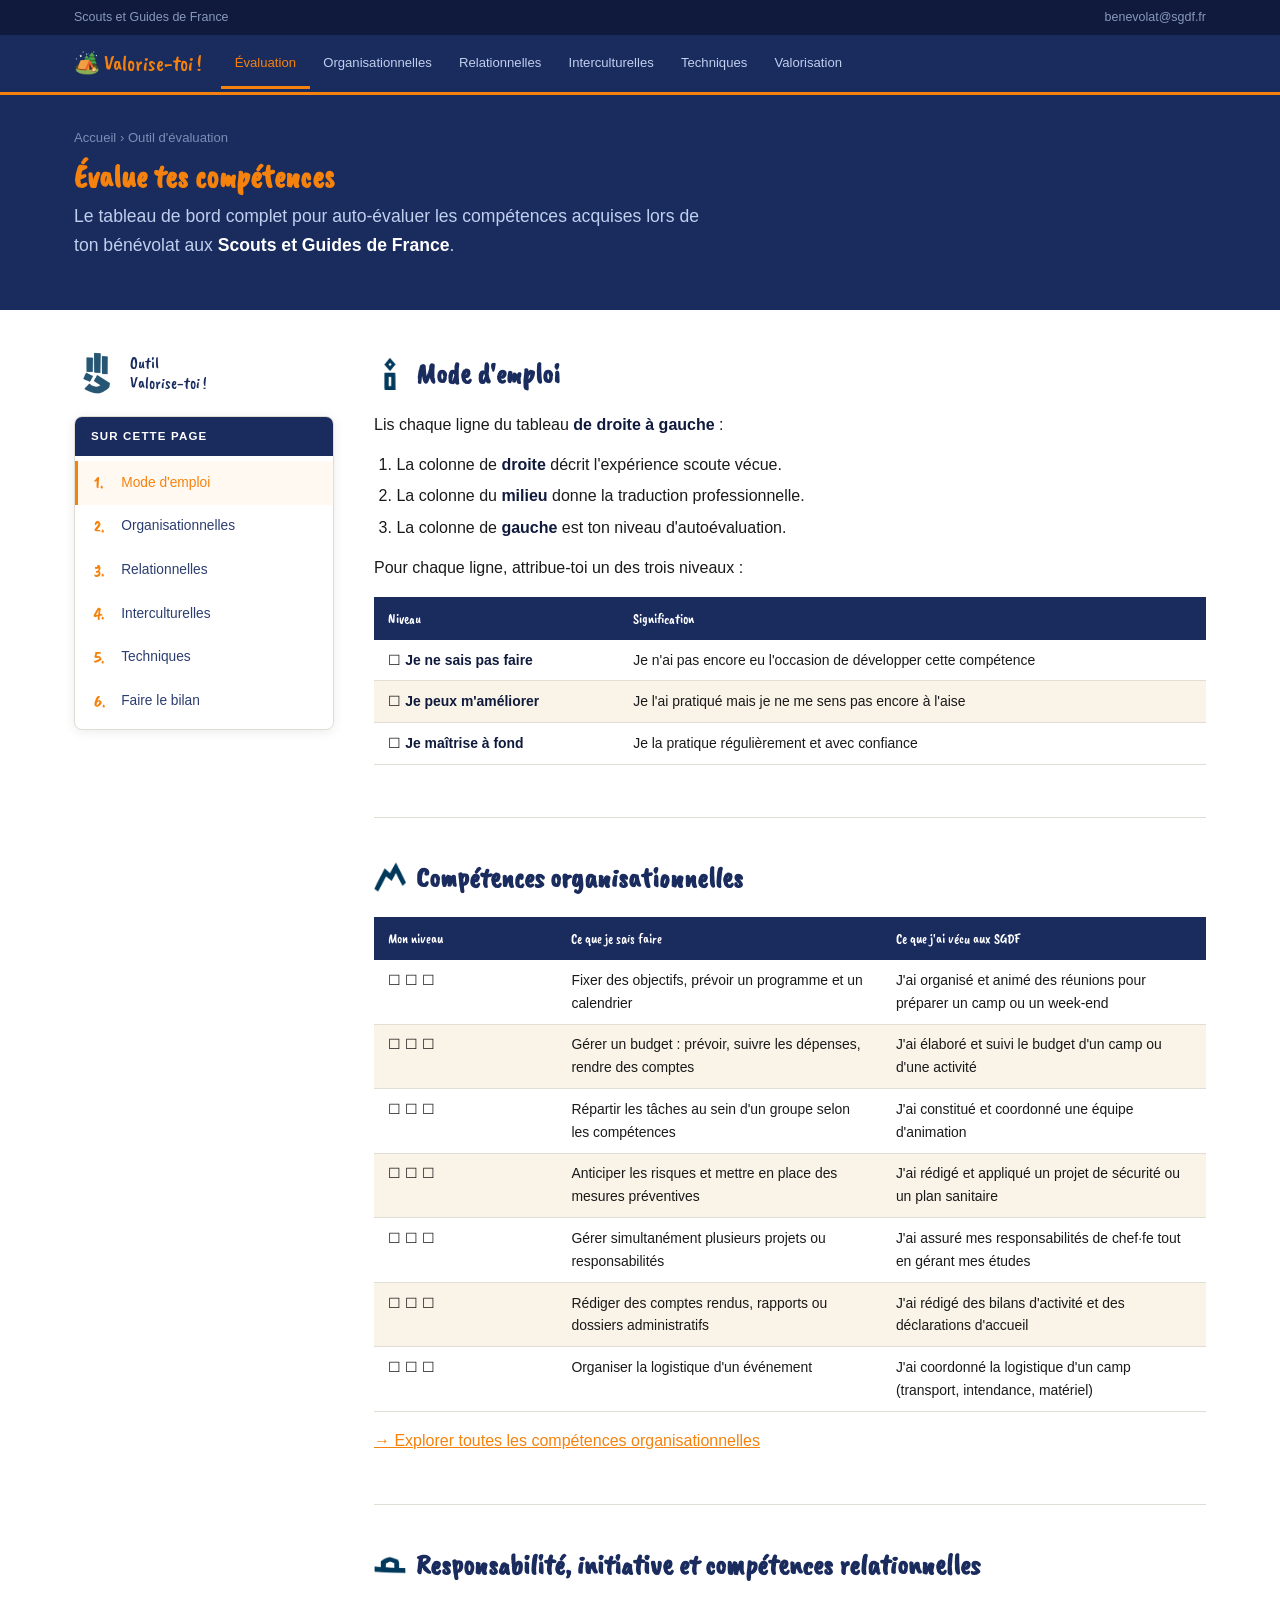
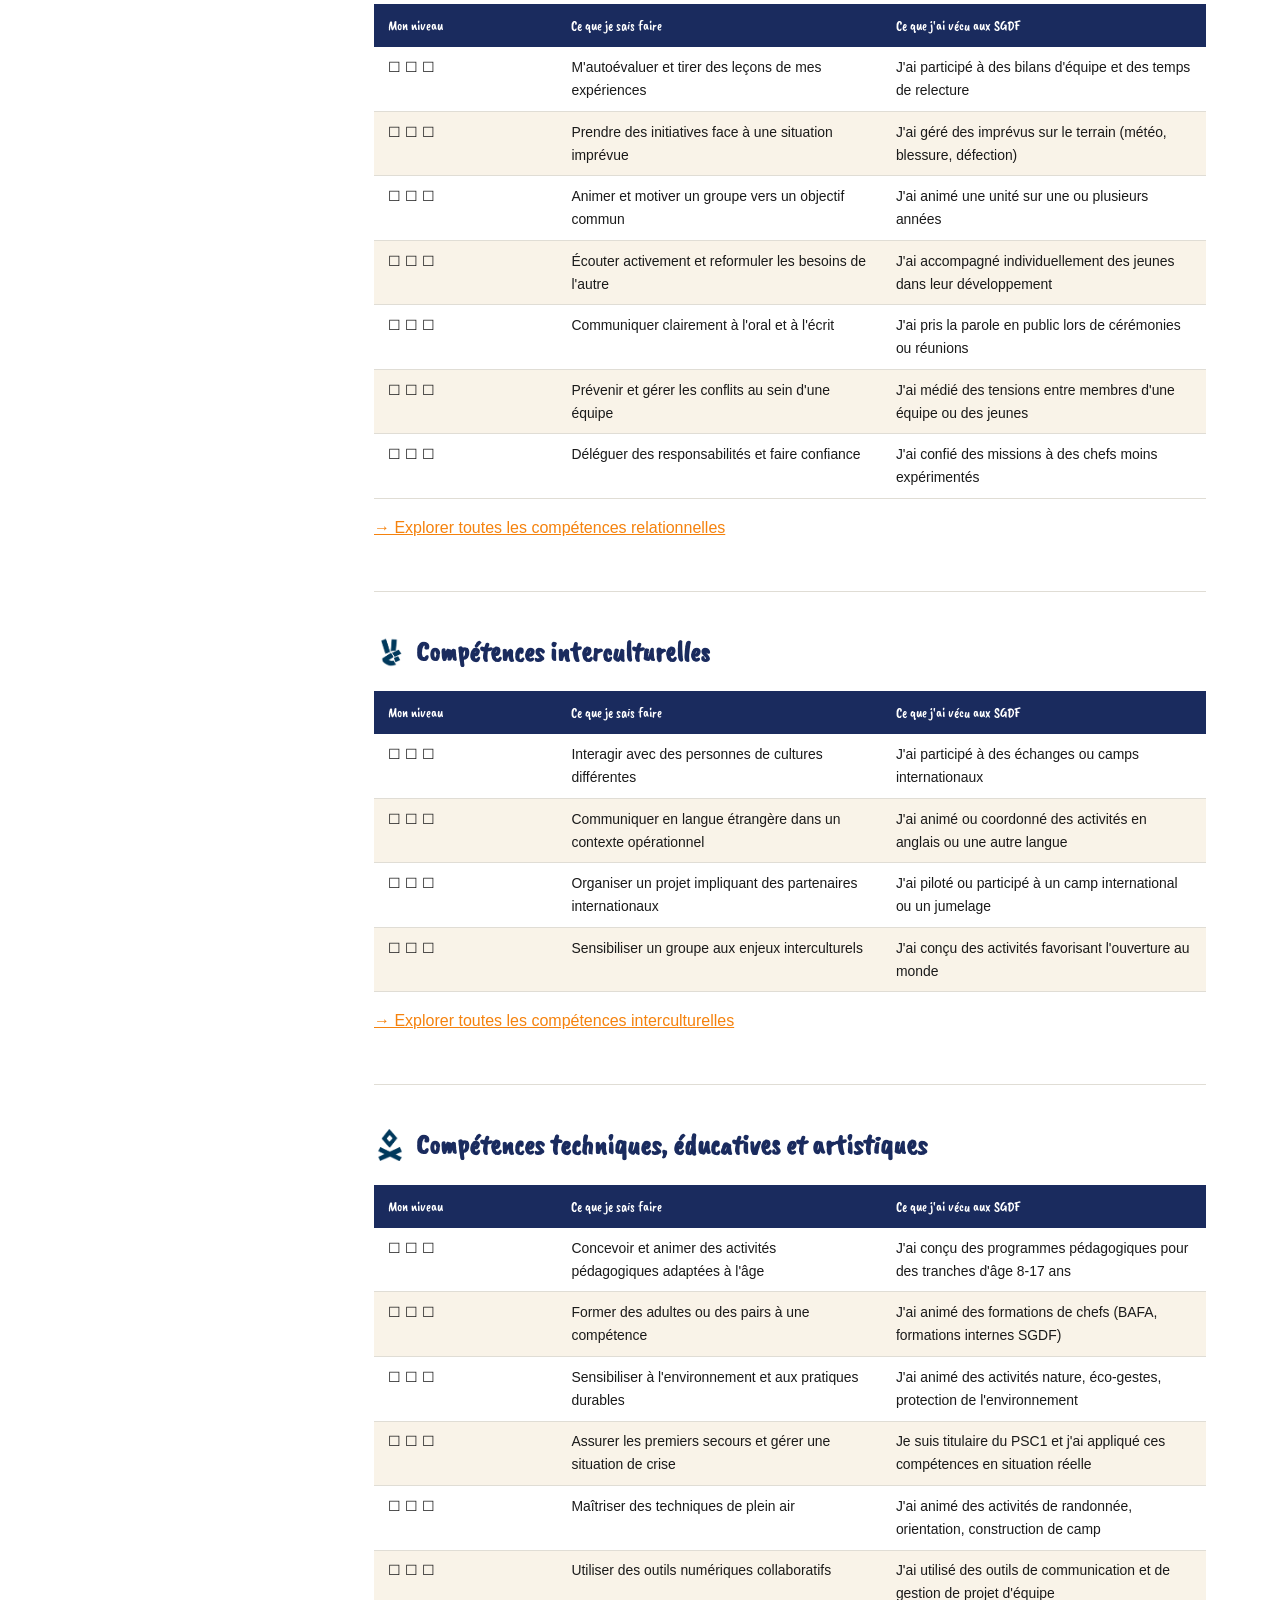
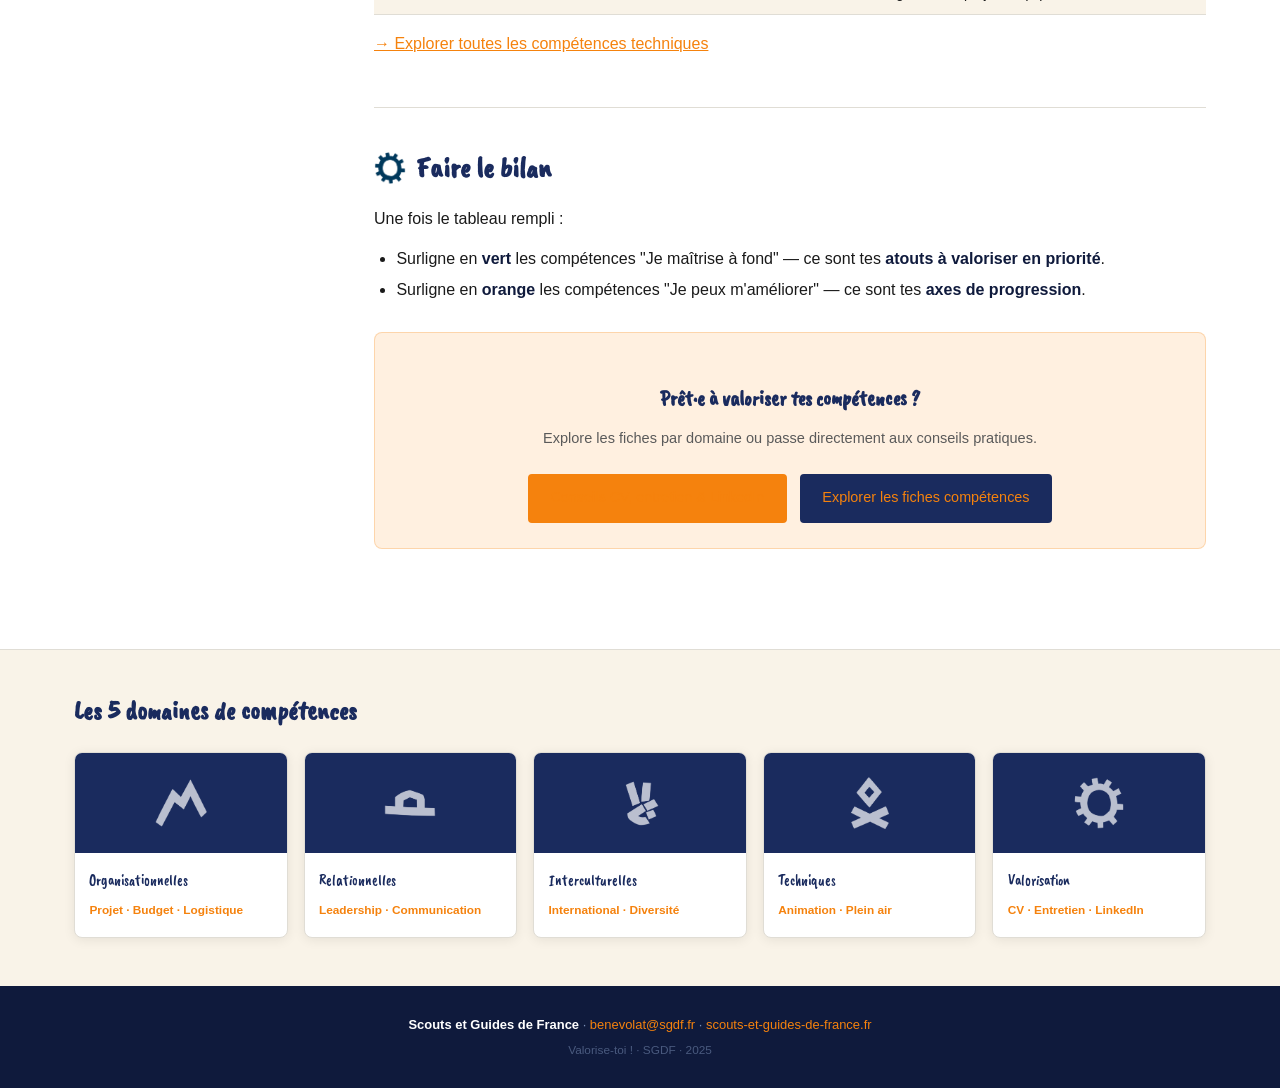
<file: evaluation/index.html>
<!DOCTYPE html>
<html lang="fr">
<head>
  <meta charset="UTF-8">
  <meta name="viewport" content="width=device-width, initial-scale=1.0">
  <title>Outil d'évaluation — Valorise-toi ! SGDF</title>
  <link rel="icon" href="../assets/icons/01_croixscoute/croix_scoute_01.png">
  <link rel="stylesheet" href="../assets/css/sgdf.css">
</head>
<body>

<div class="topbar"><div class="container inner">
  <span>Scouts et Guides de France</span>
  <span><a href="mailto:benevolat@sgdf.fr">benevolat@sgdf.fr</a></span>
</div></div>

<nav class="mainnav"><div class="container inner">
  <a class="brand" href="../">🏕️ Valorise-toi !</a>
  <ul>
    <li><a href="./" class="active">Évaluation</a></li>
    <li><a href="../competences-org/">Organisationnelles</a></li>
    <li><a href="../competences-rel/">Relationnelles</a></li>
    <li><a href="../competences-inter/">Interculturelles</a></li>
    <li><a href="../competences-tech/">Techniques</a></li>
    <li><a href="../valorisation/">Valorisation</a></li>
  </ul>
</div></nav>

<section class="hero hero-sm">
  <div class="container">
    <div class="breadcrumb"><a href="../">Accueil</a> › Outil d'évaluation</div>
    <h1>Évalue tes compétences</h1>
    <p class="tagline">Le tableau de bord complet pour auto-évaluer les compétences acquises lors de ton bénévolat aux <strong>Scouts et Guides de France</strong>.</p>
  </div>
</section>

<div class="container">
<div class="page-grid">

  <aside class="sidebar">
    <div class="sidebar-thumb">
      <img src="../assets/icons/10_promesse/promesse-01.png" alt="">
      <span>Outil<br>Valorise-toi !</span>
    </div>
    <nav class="sidemenu">
      <div class="sidemenu-hd">Sur cette page</div>
      <ul>
        <li><a href="#mode-emploi"><span class="num">1.</span> Mode d'emploi</a></li>
        <li><a href="#organisationnelles"><span class="num">2.</span> Organisationnelles</a></li>
        <li><a href="#relationnelles"><span class="num">3.</span> Relationnelles</a></li>
        <li><a href="#interculturelles"><span class="num">4.</span> Interculturelles</a></li>
        <li><a href="#techniques"><span class="num">5.</span> Techniques</a></li>
        <li><a href="#bilan"><span class="num">6.</span> Faire le bilan</a></li>
      </ul>
    </nav>
  </aside>

  <main class="content">

    <section id="mode-emploi">
      <h2><img class="ico" src="../assets/icons/09_bougie/bougie-01.png" alt="">Mode d'emploi</h2>
      <p>Lis chaque ligne du tableau <strong>de droite à gauche</strong> :</p>
      <ol>
        <li>La colonne de <strong>droite</strong> décrit l'expérience scoute vécue.</li>
        <li>La colonne du <strong>milieu</strong> donne la traduction professionnelle.</li>
        <li>La colonne de <strong>gauche</strong> est ton niveau d'autoévaluation.</li>
      </ol>
      <p>Pour chaque ligne, attribue-toi un des trois niveaux :</p>
      <table class="tbl">
        <thead><tr><th>Niveau</th><th>Signification</th></tr></thead>
        <tbody>
          <tr><td>☐ <strong>Je ne sais pas faire</strong></td><td>Je n'ai pas encore eu l'occasion de développer cette compétence</td></tr>
          <tr><td>☐ <strong>Je peux m'améliorer</strong></td><td>Je l'ai pratiqué mais je ne me sens pas encore à l'aise</td></tr>
          <tr><td>☐ <strong>Je maîtrise à fond</strong></td><td>Je la pratique régulièrement et avec confiance</td></tr>
        </tbody>
      </table>
    </section>

    <section id="organisationnelles">
      <h2><img class="ico" src="../assets/icons/16_montagne/montagne-01.png" alt="">Compétences organisationnelles</h2>
      <table class="tbl">
        <thead><tr><th style="width:22%">Mon niveau</th><th style="width:39%">Ce que je sais faire</th><th>Ce que j'ai vécu aux SGDF</th></tr></thead>
        <tbody>
          <tr><td>☐ ☐ ☐</td><td>Fixer des objectifs, prévoir un programme et un calendrier</td><td>J'ai organisé et animé des réunions pour préparer un camp ou un week-end</td></tr>
          <tr><td>☐ ☐ ☐</td><td>Gérer un budget : prévoir, suivre les dépenses, rendre des comptes</td><td>J'ai élaboré et suivi le budget d'un camp ou d'une activité</td></tr>
          <tr><td>☐ ☐ ☐</td><td>Répartir les tâches au sein d'un groupe selon les compétences</td><td>J'ai constitué et coordonné une équipe d'animation</td></tr>
          <tr><td>☐ ☐ ☐</td><td>Anticiper les risques et mettre en place des mesures préventives</td><td>J'ai rédigé et appliqué un projet de sécurité ou un plan sanitaire</td></tr>
          <tr><td>☐ ☐ ☐</td><td>Gérer simultanément plusieurs projets ou responsabilités</td><td>J'ai assuré mes responsabilités de chef·fe tout en gérant mes études</td></tr>
          <tr><td>☐ ☐ ☐</td><td>Rédiger des comptes rendus, rapports ou dossiers administratifs</td><td>J'ai rédigé des bilans d'activité et des déclarations d'accueil</td></tr>
          <tr><td>☐ ☐ ☐</td><td>Organiser la logistique d'un événement</td><td>J'ai coordonné la logistique d'un camp (transport, intendance, matériel)</td></tr>
        </tbody>
      </table>
      <p><a href="../competences-org/">→ Explorer toutes les compétences organisationnelles</a></p>
    </section>

    <section id="relationnelles">
      <h2><img class="ico" src="../assets/icons/40_badenpowell/badenpowel_01.png" alt="">Responsabilité, initiative et compétences relationnelles</h2>
      <table class="tbl">
        <thead><tr><th style="width:22%">Mon niveau</th><th style="width:39%">Ce que je sais faire</th><th>Ce que j'ai vécu aux SGDF</th></tr></thead>
        <tbody>
          <tr><td>☐ ☐ ☐</td><td>M'autoévaluer et tirer des leçons de mes expériences</td><td>J'ai participé à des bilans d'équipe et des temps de relecture</td></tr>
          <tr><td>☐ ☐ ☐</td><td>Prendre des initiatives face à une situation imprévue</td><td>J'ai géré des imprévus sur le terrain (météo, blessure, défection)</td></tr>
          <tr><td>☐ ☐ ☐</td><td>Animer et motiver un groupe vers un objectif commun</td><td>J'ai animé une unité sur une ou plusieurs années</td></tr>
          <tr><td>☐ ☐ ☐</td><td>Écouter activement et reformuler les besoins de l'autre</td><td>J'ai accompagné individuellement des jeunes dans leur développement</td></tr>
          <tr><td>☐ ☐ ☐</td><td>Communiquer clairement à l'oral et à l'écrit</td><td>J'ai pris la parole en public lors de cérémonies ou réunions</td></tr>
          <tr><td>☐ ☐ ☐</td><td>Prévenir et gérer les conflits au sein d'une équipe</td><td>J'ai médié des tensions entre membres d'une équipe ou des jeunes</td></tr>
          <tr><td>☐ ☐ ☐</td><td>Déléguer des responsabilités et faire confiance</td><td>J'ai confié des missions à des chefs moins expérimentés</td></tr>
        </tbody>
      </table>
      <p><a href="../competences-rel/">→ Explorer toutes les compétences relationnelles</a></p>
    </section>

    <section id="interculturelles">
      <h2><img class="ico" src="../assets/icons/35_paix/paix-01.png" alt="">Compétences interculturelles</h2>
      <table class="tbl">
        <thead><tr><th style="width:22%">Mon niveau</th><th style="width:39%">Ce que je sais faire</th><th>Ce que j'ai vécu aux SGDF</th></tr></thead>
        <tbody>
          <tr><td>☐ ☐ ☐</td><td>Interagir avec des personnes de cultures différentes</td><td>J'ai participé à des échanges ou camps internationaux</td></tr>
          <tr><td>☐ ☐ ☐</td><td>Communiquer en langue étrangère dans un contexte opérationnel</td><td>J'ai animé ou coordonné des activités en anglais ou une autre langue</td></tr>
          <tr><td>☐ ☐ ☐</td><td>Organiser un projet impliquant des partenaires internationaux</td><td>J'ai piloté ou participé à un camp international ou un jumelage</td></tr>
          <tr><td>☐ ☐ ☐</td><td>Sensibiliser un groupe aux enjeux interculturels</td><td>J'ai conçu des activités favorisant l'ouverture au monde</td></tr>
        </tbody>
      </table>
      <p><a href="../competences-inter/">→ Explorer toutes les compétences interculturelles</a></p>
    </section>

    <section id="techniques">
      <h2><img class="ico" src="../assets/icons/18_feu/feu-01.png" alt="">Compétences techniques, éducatives et artistiques</h2>
      <table class="tbl">
        <thead><tr><th style="width:22%">Mon niveau</th><th style="width:39%">Ce que je sais faire</th><th>Ce que j'ai vécu aux SGDF</th></tr></thead>
        <tbody>
          <tr><td>☐ ☐ ☐</td><td>Concevoir et animer des activités pédagogiques adaptées à l'âge</td><td>J'ai conçu des programmes pédagogiques pour des tranches d'âge 8-17 ans</td></tr>
          <tr><td>☐ ☐ ☐</td><td>Former des adultes ou des pairs à une compétence</td><td>J'ai animé des formations de chefs (BAFA, formations internes SGDF)</td></tr>
          <tr><td>☐ ☐ ☐</td><td>Sensibiliser à l'environnement et aux pratiques durables</td><td>J'ai animé des activités nature, éco-gestes, protection de l'environnement</td></tr>
          <tr><td>☐ ☐ ☐</td><td>Assurer les premiers secours et gérer une situation de crise</td><td>Je suis titulaire du PSC1 et j'ai appliqué ces compétences en situation réelle</td></tr>
          <tr><td>☐ ☐ ☐</td><td>Maîtriser des techniques de plein air</td><td>J'ai animé des activités de randonnée, orientation, construction de camp</td></tr>
          <tr><td>☐ ☐ ☐</td><td>Utiliser des outils numériques collaboratifs</td><td>J'ai utilisé des outils de communication et de gestion de projet d'équipe</td></tr>
        </tbody>
      </table>
      <p><a href="../competences-tech/">→ Explorer toutes les compétences techniques</a></p>
    </section>

    <section id="bilan">
      <h2><img class="ico" src="../assets/icons/26_soleil/soleil-01.png" alt="">Faire le bilan</h2>
      <p>Une fois le tableau rempli :</p>
      <ul>
        <li>Surligne en <strong>vert</strong> les compétences "Je maîtrise à fond" — ce sont tes <strong>atouts à valoriser en priorité</strong>.</li>
        <li>Surligne en <strong>orange</strong> les compétences "Je peux m'améliorer" — ce sont tes <strong>axes de progression</strong>.</li>
      </ul>
      <div class="cta-box">
        <h3>Prêt·e à valoriser tes compétences ?</h3>
        <p>Explore les fiches par domaine ou passe directement aux conseils pratiques.</p>
        <a class="btn btn-primary" href="../valorisation/">Conseils CV, entretien &amp; LinkedIn</a>
        <a class="btn btn-navy" href="../competences-org/" style="margin-top:.5rem">Explorer les fiches compétences</a>
      </div>
    </section>

  </main>
</div>
</div>

<section class="related">
  <div class="container">
    <h2>Les 5 domaines de compétences</h2>
    <div class="rcards">
      <a class="rcard" href="../competences-org/"><div class="rcard-img"><img src="../assets/icons/16_montagne/montagne-01.png" alt=""></div><div class="rcard-body"><h3>Organisationnelles</h3><span class="rd">Projet · Budget · Logistique</span></div></a>
      <a class="rcard" href="../competences-rel/"><div class="rcard-img"><img src="../assets/icons/40_badenpowell/badenpowel_01.png" alt=""></div><div class="rcard-body"><h3>Relationnelles</h3><span class="rd">Leadership · Communication</span></div></a>
      <a class="rcard" href="../competences-inter/"><div class="rcard-img"><img src="../assets/icons/35_paix/paix-01.png" alt=""></div><div class="rcard-body"><h3>Interculturelles</h3><span class="rd">International · Diversité</span></div></a>
      <a class="rcard" href="../competences-tech/"><div class="rcard-img"><img src="../assets/icons/18_feu/feu-01.png" alt=""></div><div class="rcard-body"><h3>Techniques</h3><span class="rd">Animation · Plein air</span></div></a>
      <a class="rcard" href="../valorisation/"><div class="rcard-img"><img src="../assets/icons/26_soleil/soleil-01.png" alt=""></div><div class="rcard-body"><h3>Valorisation</h3><span class="rd">CV · Entretien · LinkedIn</span></div></a>
    </div>
  </div>
</section>

<footer><div class="container">
  <div class="fr"><strong>Scouts et Guides de France</strong> · <a href="mailto:benevolat@sgdf.fr">benevolat@sgdf.fr</a> · <a href="https://www.scouts-et-guides-de-france.fr" target="_blank" rel="noopener">scouts-et-guides-de-france.fr</a></div>
  <div style="opacity:.55;font-size:.74rem;margin-top:.3rem">Valorise-toi ! · SGDF · 2025</div>
</div></footer>

<script>
const obs = new IntersectionObserver(e => {
  e.forEach(en => { if(en.isIntersecting) {
    document.querySelectorAll('.sidemenu a').forEach(l => l.classList.remove('active'));
    const l = document.querySelector(`.sidemenu a[href="#${en.target.id}"]`);
    if(l) l.classList.add('active');
  }});
}, {rootMargin:'-30% 0px -60% 0px'});
document.querySelectorAll('.content section[id]').forEach(s => obs.observe(s));
</script>
</body>
</html>
</file>
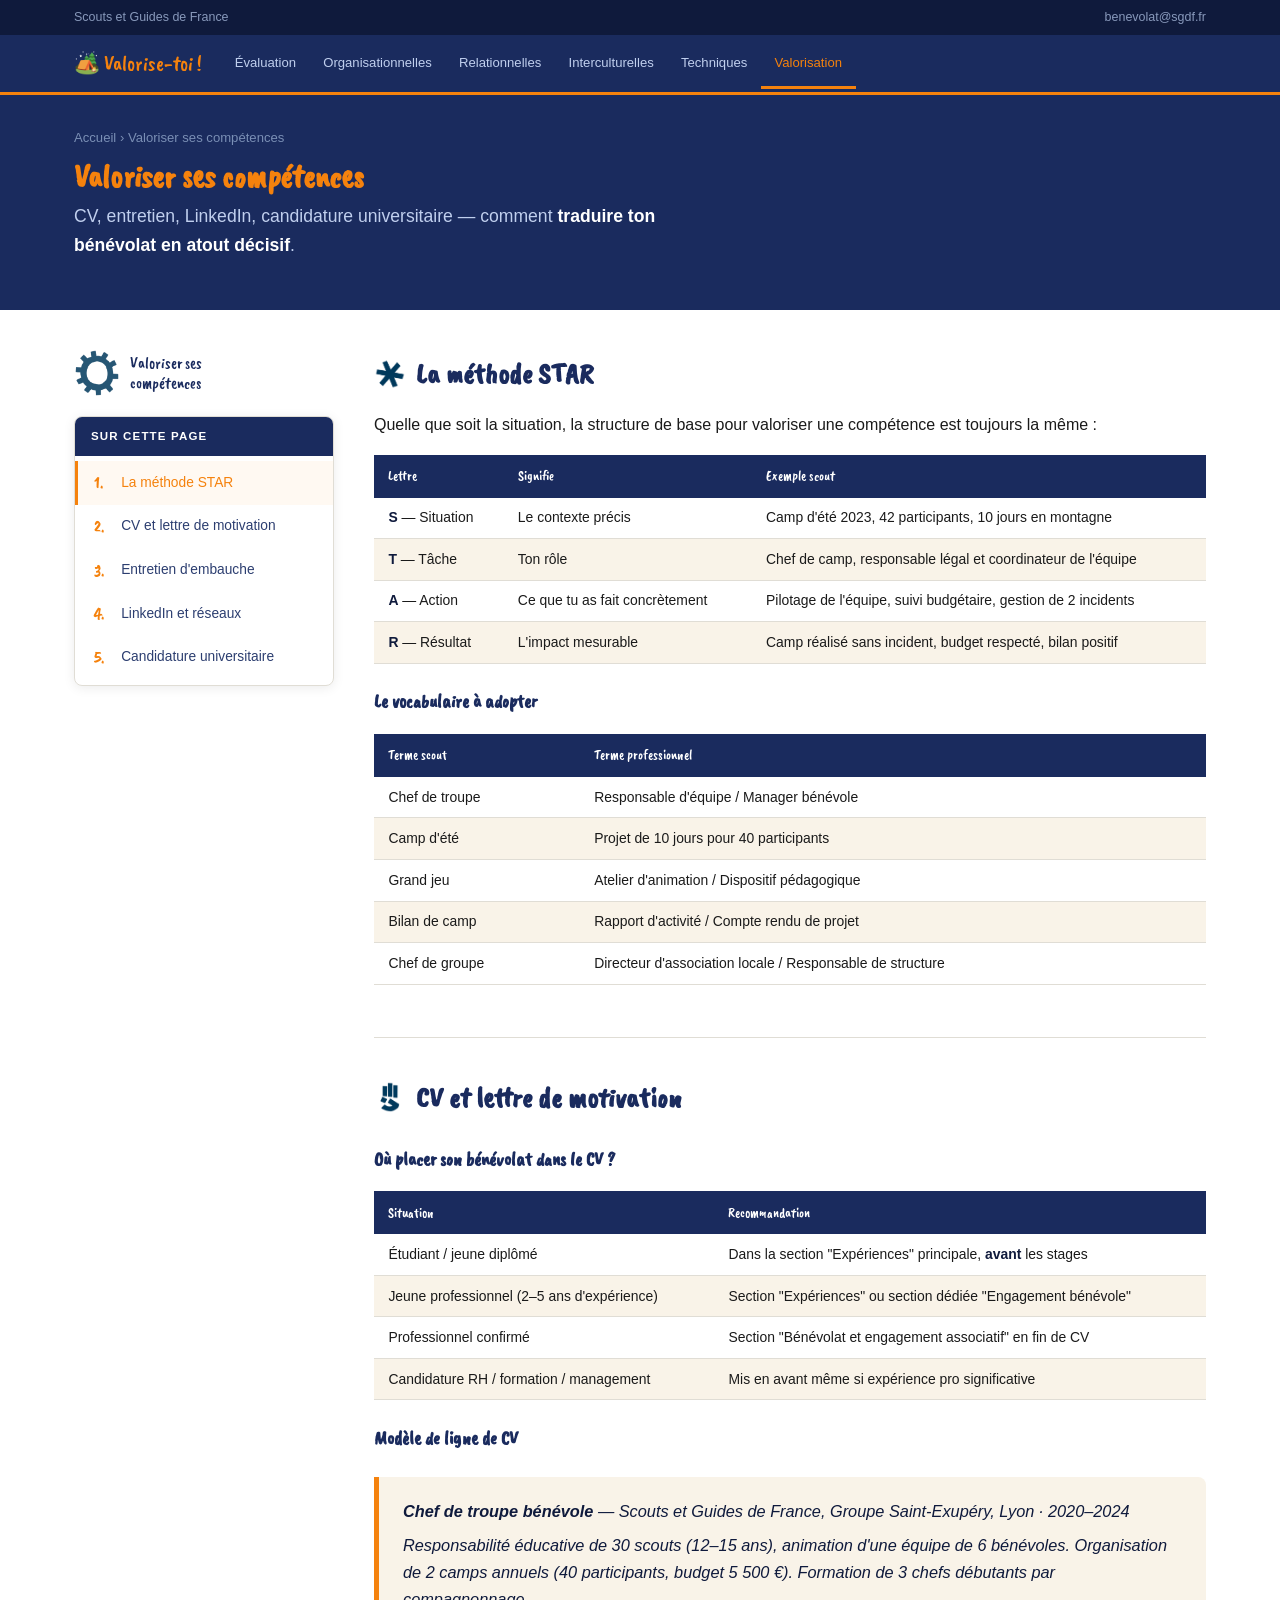
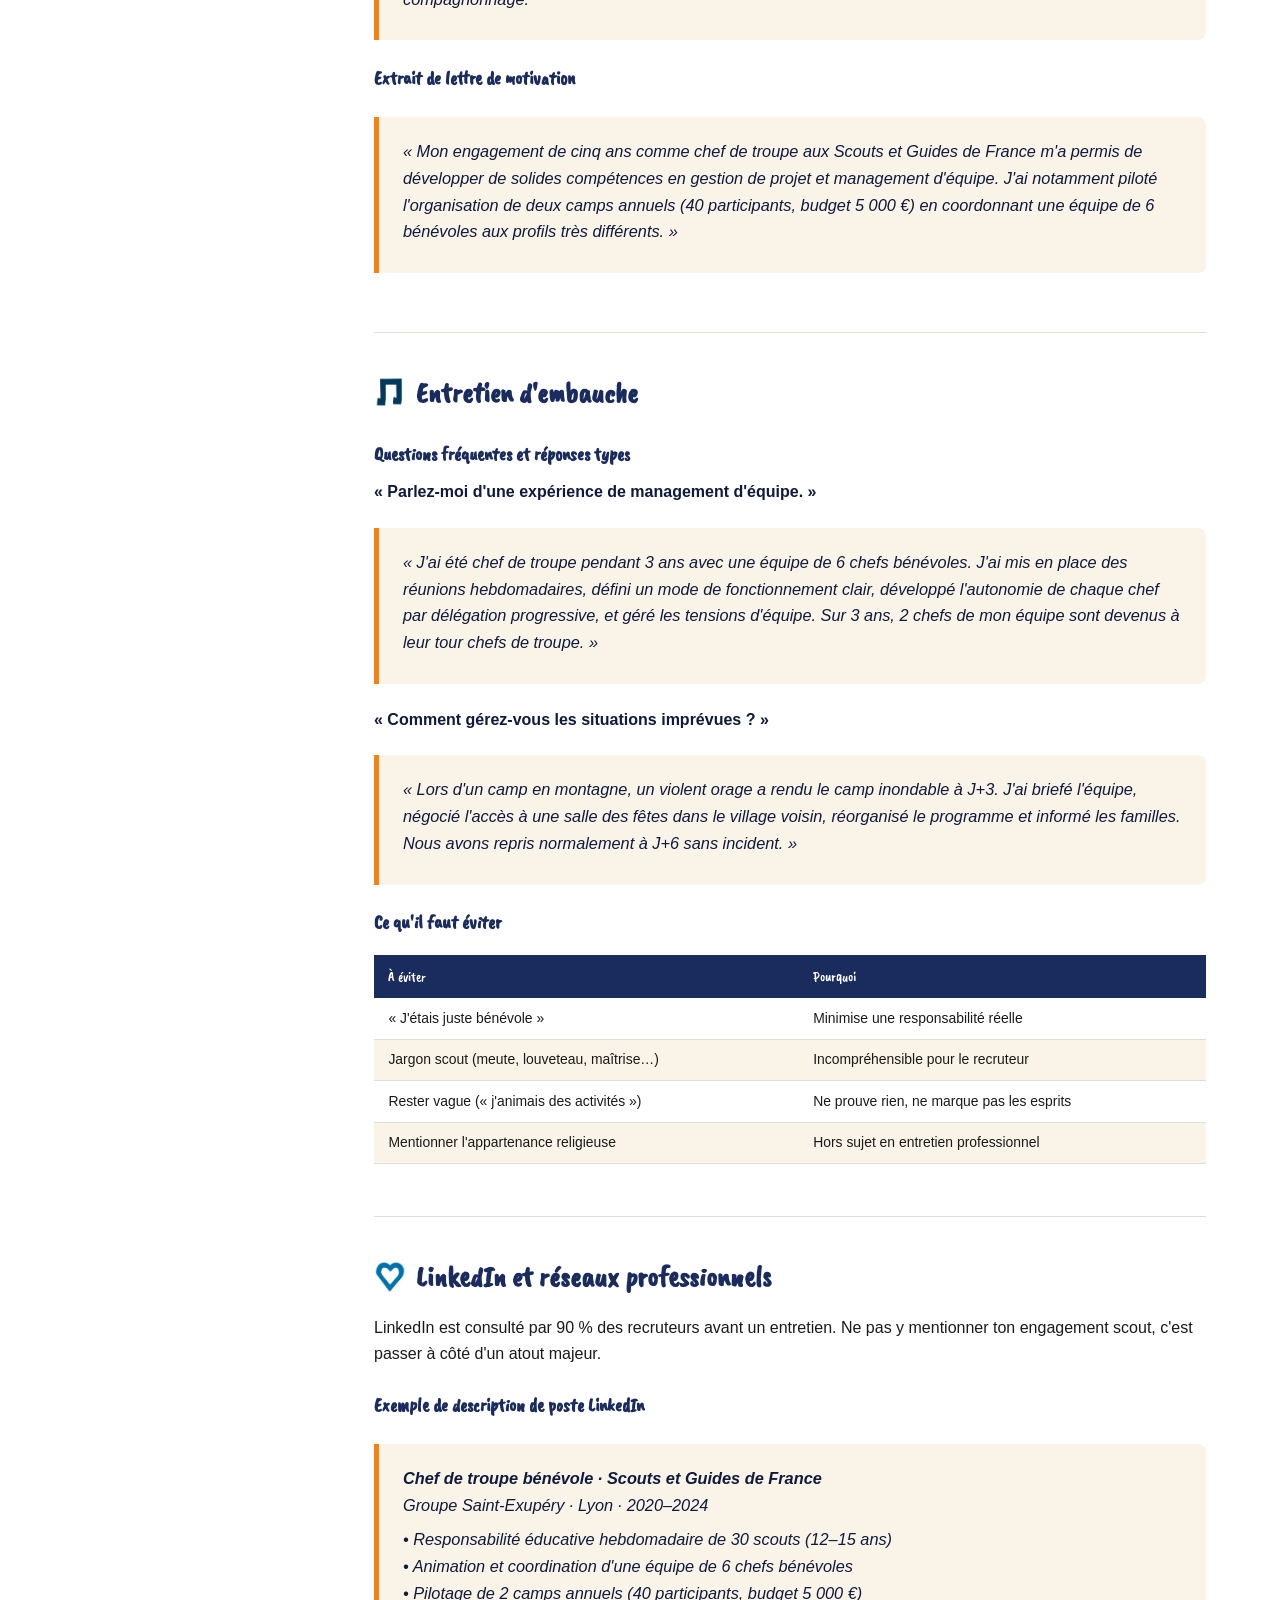
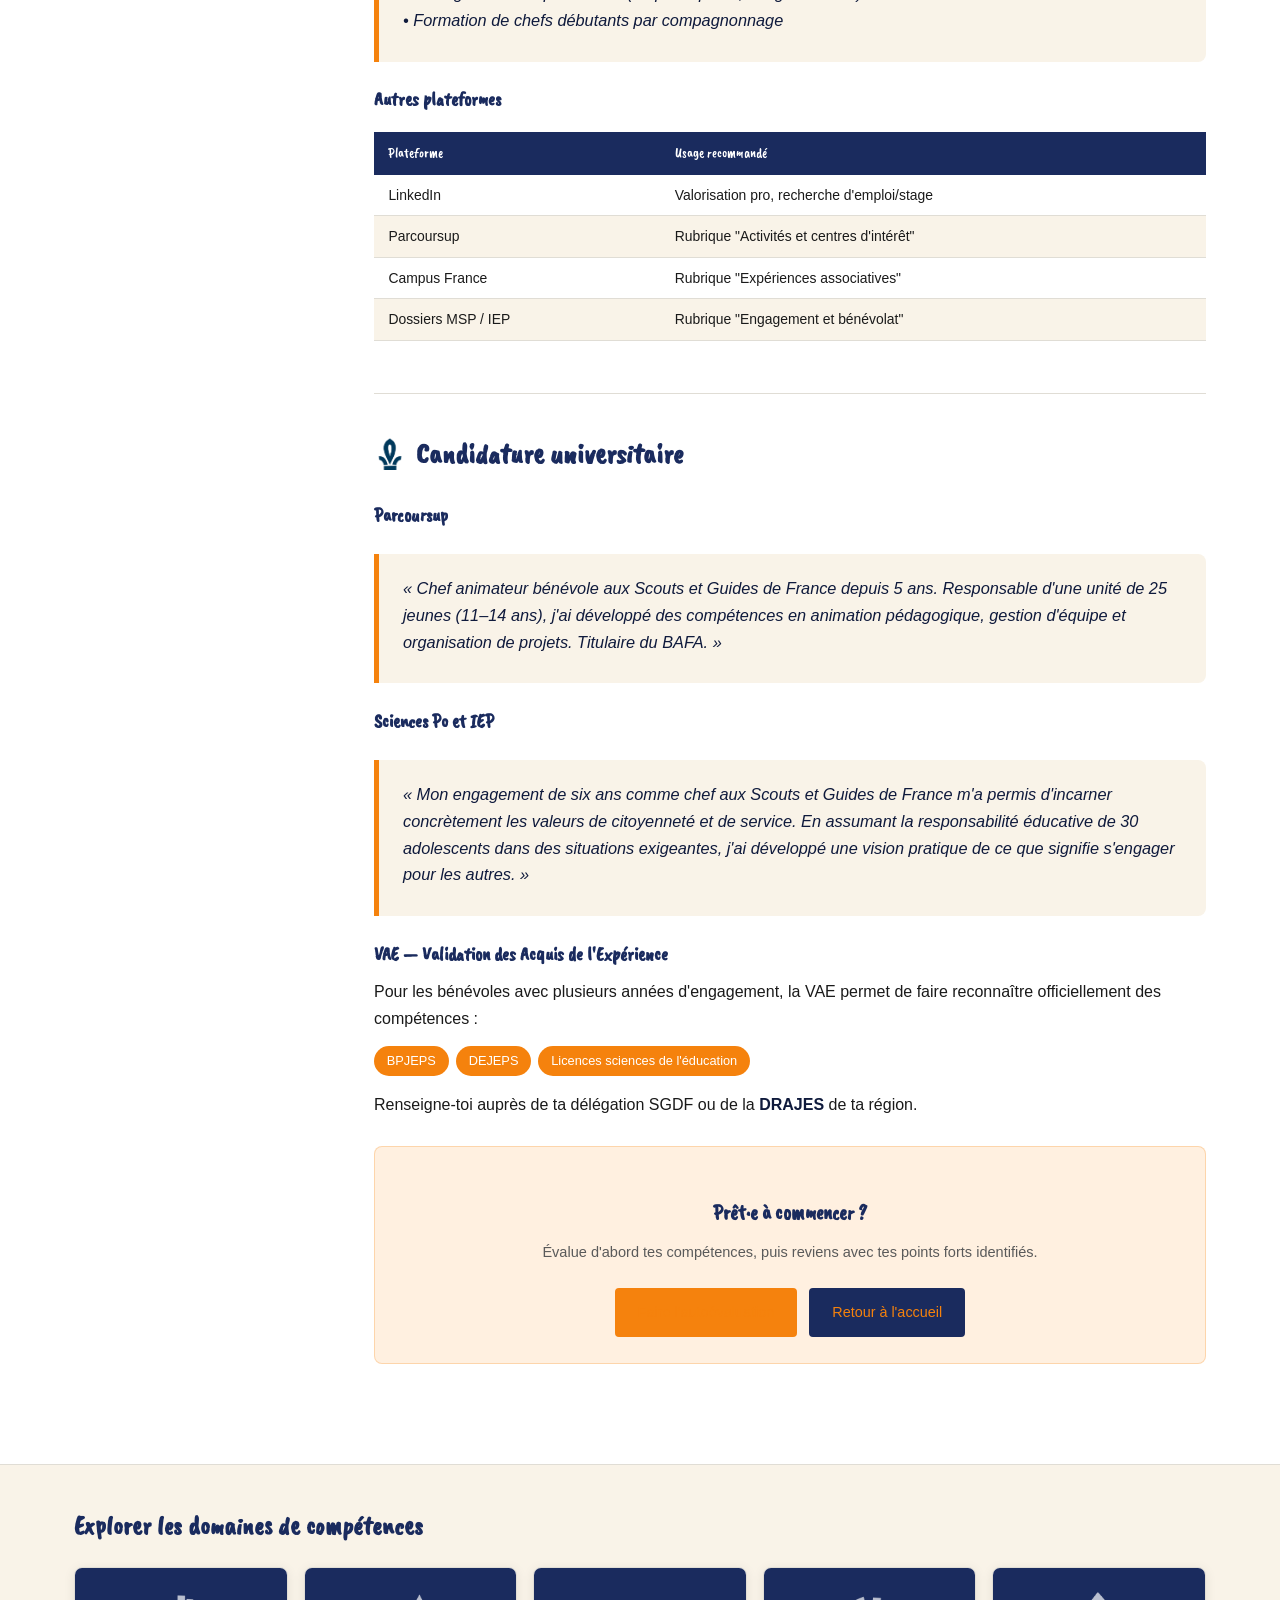
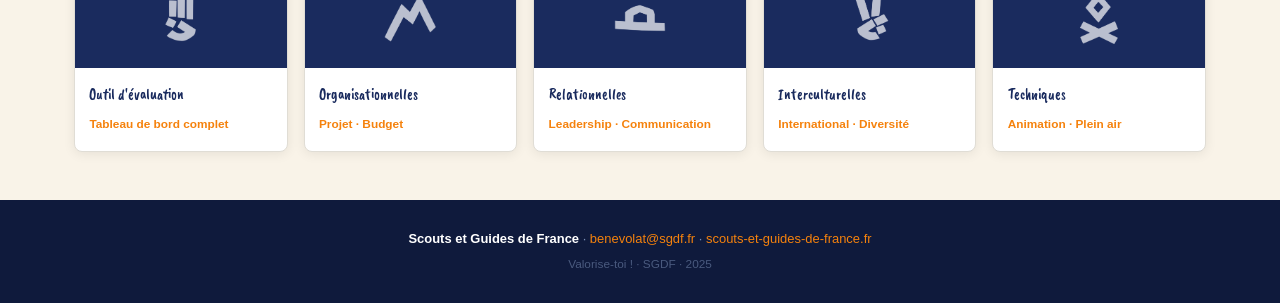
<file: valorisation/index.html>
<!DOCTYPE html>
<html lang="fr">
<head>
  <meta charset="UTF-8"><meta name="viewport" content="width=device-width, initial-scale=1.0">
  <title>Valoriser ses compétences — Valorise-toi ! SGDF</title>
  <link rel="icon" href="../assets/icons/01_croixscoute/croix_scoute_01.png">
  <link rel="stylesheet" href="../assets/css/sgdf.css">
</head>
<body>

<div class="topbar"><div class="container inner">
  <span>Scouts et Guides de France</span><span><a href="mailto:benevolat@sgdf.fr">benevolat@sgdf.fr</a></span>
</div></div>

<nav class="mainnav"><div class="container inner">
  <a class="brand" href="../">🏕️ Valorise-toi !</a>
  <ul>
    <li><a href="../evaluation/">Évaluation</a></li>
    <li><a href="../competences-org/">Organisationnelles</a></li>
    <li><a href="../competences-rel/">Relationnelles</a></li>
    <li><a href="../competences-inter/">Interculturelles</a></li>
    <li><a href="../competences-tech/">Techniques</a></li>
    <li><a href="./" class="active">Valorisation</a></li>
  </ul>
</div></nav>

<section class="hero hero-sm"><div class="container">
  <div class="breadcrumb"><a href="../">Accueil</a> › Valoriser ses compétences</div>
  <h1>Valoriser ses compétences</h1>
  <p class="tagline">CV, entretien, LinkedIn, candidature universitaire — comment <strong>traduire ton bénévolat en atout décisif</strong>.</p>
</div></section>

<div class="container"><div class="page-grid">

  <aside class="sidebar">
    <div class="sidebar-thumb">
      <img src="../assets/icons/26_soleil/soleil-01.png" alt="">
      <span>Valoriser ses<br>compétences</span>
    </div>
    <nav class="sidemenu">
      <div class="sidemenu-hd">Sur cette page</div>
      <ul>
        <li><a href="#methode"><span class="num">1.</span> La méthode STAR</a></li>
        <li><a href="#cv"><span class="num">2.</span> CV et lettre de motivation</a></li>
        <li><a href="#entretien"><span class="num">3.</span> Entretien d'embauche</a></li>
        <li><a href="#linkedin"><span class="num">4.</span> LinkedIn et réseaux</a></li>
        <li><a href="#universite"><span class="num">5.</span> Candidature universitaire</a></li>
      </ul>
    </nav>
  </aside>

  <main class="content">

    <section id="methode">
      <h2><img class="ico" src="../assets/icons/34_etoile/etoile-01.png" alt="">La méthode STAR</h2>
      <p>Quelle que soit la situation, la structure de base pour valoriser une compétence est toujours la même :</p>
      <table class="tbl">
        <thead><tr><th>Lettre</th><th>Signifie</th><th>Exemple scout</th></tr></thead>
        <tbody>
          <tr><td><strong>S</strong> — Situation</td><td>Le contexte précis</td><td>Camp d'été 2023, 42 participants, 10 jours en montagne</td></tr>
          <tr><td><strong>T</strong> — Tâche</td><td>Ton rôle</td><td>Chef de camp, responsable légal et coordinateur de l'équipe</td></tr>
          <tr><td><strong>A</strong> — Action</td><td>Ce que tu as fait concrètement</td><td>Pilotage de l'équipe, suivi budgétaire, gestion de 2 incidents</td></tr>
          <tr><td><strong>R</strong> — Résultat</td><td>L'impact mesurable</td><td>Camp réalisé sans incident, budget respecté, bilan positif</td></tr>
        </tbody>
      </table>
      <h3>Le vocabulaire à adopter</h3>
      <table class="tbl">
        <thead><tr><th>Terme scout</th><th>Terme professionnel</th></tr></thead>
        <tbody>
          <tr><td>Chef de troupe</td><td>Responsable d'équipe / Manager bénévole</td></tr>
          <tr><td>Camp d'été</td><td>Projet de 10 jours pour 40 participants</td></tr>
          <tr><td>Grand jeu</td><td>Atelier d'animation / Dispositif pédagogique</td></tr>
          <tr><td>Bilan de camp</td><td>Rapport d'activité / Compte rendu de projet</td></tr>
          <tr><td>Chef de groupe</td><td>Directeur d'association locale / Responsable de structure</td></tr>
        </tbody>
      </table>
    </section>

    <section id="cv">
      <h2><img class="ico" src="../assets/icons/10_promesse/promesse-01.png" alt="">CV et lettre de motivation</h2>
      <h3>Où placer son bénévolat dans le CV ?</h3>
      <table class="tbl">
        <thead><tr><th>Situation</th><th>Recommandation</th></tr></thead>
        <tbody>
          <tr><td>Étudiant / jeune diplômé</td><td>Dans la section "Expériences" principale, <strong>avant</strong> les stages</td></tr>
          <tr><td>Jeune professionnel (2–5 ans d'expérience)</td><td>Section "Expériences" ou section dédiée "Engagement bénévole"</td></tr>
          <tr><td>Professionnel confirmé</td><td>Section "Bénévolat et engagement associatif" en fin de CV</td></tr>
          <tr><td>Candidature RH / formation / management</td><td>Mis en avant même si expérience pro significative</td></tr>
        </tbody>
      </table>
      <h3>Modèle de ligne de CV</h3>
      <div class="quote">
        <blockquote>
          <p><strong>Chef de troupe bénévole</strong> — Scouts et Guides de France, Groupe Saint-Exupéry, Lyon · 2020–2024</p>
          <p>Responsabilité éducative de 30 scouts (12–15 ans), animation d'une équipe de 6 bénévoles. Organisation de 2 camps annuels (40 participants, budget 5 500 €). Formation de 3 chefs débutants par compagnonnage.</p>
        </blockquote>
      </div>
      <h3>Extrait de lettre de motivation</h3>
      <div class="quote">
        <blockquote><p>« Mon engagement de cinq ans comme chef de troupe aux Scouts et Guides de France m'a permis de développer de solides compétences en gestion de projet et management d'équipe. J'ai notamment piloté l'organisation de deux camps annuels (40 participants, budget 5 000 €) en coordonnant une équipe de 6 bénévoles aux profils très différents. »</p></blockquote>
      </div>
    </section>

    <section id="entretien">
      <h2><img class="ico" src="../assets/icons/15_chant/chant-01.png" alt="">Entretien d'embauche</h2>
      <h3>Questions fréquentes et réponses types</h3>
      <p><strong>« Parlez-moi d'une expérience de management d'équipe. »</strong></p>
      <div class="quote">
        <blockquote><p>« J'ai été chef de troupe pendant 3 ans avec une équipe de 6 chefs bénévoles. J'ai mis en place des réunions hebdomadaires, défini un mode de fonctionnement clair, développé l'autonomie de chaque chef par délégation progressive, et géré les tensions d'équipe. Sur 3 ans, 2 chefs de mon équipe sont devenus à leur tour chefs de troupe. »</p></blockquote>
      </div>
      <p><strong>« Comment gérez-vous les situations imprévues ? »</strong></p>
      <div class="quote">
        <blockquote><p>« Lors d'un camp en montagne, un violent orage a rendu le camp inondable à J+3. J'ai briefé l'équipe, négocié l'accès à une salle des fêtes dans le village voisin, réorganisé le programme et informé les familles. Nous avons repris normalement à J+6 sans incident. »</p></blockquote>
      </div>
      <h3>Ce qu'il faut éviter</h3>
      <table class="tbl">
        <thead><tr><th>À éviter</th><th>Pourquoi</th></tr></thead>
        <tbody>
          <tr><td>« J'étais juste bénévole »</td><td>Minimise une responsabilité réelle</td></tr>
          <tr><td>Jargon scout (meute, louveteau, maîtrise…)</td><td>Incompréhensible pour le recruteur</td></tr>
          <tr><td>Rester vague (« j'animais des activités »)</td><td>Ne prouve rien, ne marque pas les esprits</td></tr>
          <tr><td>Mentionner l'appartenance religieuse</td><td>Hors sujet en entretien professionnel</td></tr>
        </tbody>
      </table>
    </section>

    <section id="linkedin">
      <h2><img class="ico" src="../assets/icons/38_coeur/coeur-01.png" alt="">LinkedIn et réseaux professionnels</h2>
      <p>LinkedIn est consulté par 90 % des recruteurs avant un entretien. Ne pas y mentionner ton engagement scout, c'est passer à côté d'un atout majeur.</p>
      <h3>Exemple de description de poste LinkedIn</h3>
      <div class="quote">
        <blockquote>
          <p><strong>Chef de troupe bénévole · Scouts et Guides de France</strong><br>Groupe Saint-Exupéry · Lyon · 2020–2024</p>
          <p>• Responsabilité éducative hebdomadaire de 30 scouts (12–15 ans)<br>
          • Animation et coordination d'une équipe de 6 chefs bénévoles<br>
          • Pilotage de 2 camps annuels (40 participants, budget 5 000 €)<br>
          • Formation de chefs débutants par compagnonnage</p>
        </blockquote>
      </div>
      <h3>Autres plateformes</h3>
      <table class="tbl">
        <thead><tr><th>Plateforme</th><th>Usage recommandé</th></tr></thead>
        <tbody>
          <tr><td>LinkedIn</td><td>Valorisation pro, recherche d'emploi/stage</td></tr>
          <tr><td>Parcoursup</td><td>Rubrique "Activités et centres d'intérêt"</td></tr>
          <tr><td>Campus France</td><td>Rubrique "Expériences associatives"</td></tr>
          <tr><td>Dossiers MSP / IEP</td><td>Rubrique "Engagement et bénévolat"</td></tr>
        </tbody>
      </table>
    </section>

    <section id="universite">
      <h2><img class="ico" src="../assets/icons/03_lys/lys-01.png" alt="">Candidature universitaire</h2>
      <h3>Parcoursup</h3>
      <div class="quote">
        <blockquote><p>« Chef animateur bénévole aux Scouts et Guides de France depuis 5 ans. Responsable d'une unité de 25 jeunes (11–14 ans), j'ai développé des compétences en animation pédagogique, gestion d'équipe et organisation de projets. Titulaire du BAFA. »</p></blockquote>
      </div>
      <h3>Sciences Po et IEP</h3>
      <div class="quote">
        <blockquote><p>« Mon engagement de six ans comme chef aux Scouts et Guides de France m'a permis d'incarner concrètement les valeurs de citoyenneté et de service. En assumant la responsabilité éducative de 30 adolescents dans des situations exigeantes, j'ai développé une vision pratique de ce que signifie s'engager pour les autres. »</p></blockquote>
      </div>
      <h3>VAE — Validation des Acquis de l'Expérience</h3>
      <p>Pour les bénévoles avec plusieurs années d'engagement, la VAE permet de faire reconnaître officiellement des compétences :</p>
      <div class="pills">
        <span class="pill or">BPJEPS</span>
        <span class="pill or">DEJEPS</span>
        <span class="pill or">Licences sciences de l'éducation</span>
      </div>
      <p>Renseigne-toi auprès de ta délégation SGDF ou de la <strong>DRAJES</strong> de ta région.</p>

      <div class="cta-box">
        <h3>Prêt·e à commencer ?</h3>
        <p>Évalue d'abord tes compétences, puis reviens avec tes points forts identifiés.</p>
        <a class="btn btn-primary" href="../evaluation/">Faire l'autoévaluation</a>
        <a class="btn btn-navy" href="../" style="margin-top:.5rem">Retour à l'accueil</a>
      </div>
    </section>

  </main>
</div></div>

<section class="related"><div class="container">
  <h2>Explorer les domaines de compétences</h2>
  <div class="rcards">
    <a class="rcard" href="../evaluation/"><div class="rcard-img"><img src="../assets/icons/10_promesse/promesse-01.png" alt=""></div><div class="rcard-body"><h3>Outil d'évaluation</h3><span class="rd">Tableau de bord complet</span></div></a>
    <a class="rcard" href="../competences-org/"><div class="rcard-img"><img src="../assets/icons/16_montagne/montagne-01.png" alt=""></div><div class="rcard-body"><h3>Organisationnelles</h3><span class="rd">Projet · Budget</span></div></a>
    <a class="rcard" href="../competences-rel/"><div class="rcard-img"><img src="../assets/icons/40_badenpowell/badenpowel_01.png" alt=""></div><div class="rcard-body"><h3>Relationnelles</h3><span class="rd">Leadership · Communication</span></div></a>
    <a class="rcard" href="../competences-inter/"><div class="rcard-img"><img src="../assets/icons/35_paix/paix-01.png" alt=""></div><div class="rcard-body"><h3>Interculturelles</h3><span class="rd">International · Diversité</span></div></a>
    <a class="rcard" href="../competences-tech/"><div class="rcard-img"><img src="../assets/icons/18_feu/feu-01.png" alt=""></div><div class="rcard-body"><h3>Techniques</h3><span class="rd">Animation · Plein air</span></div></a>
  </div>
</div></section>

<footer><div class="container">
  <div class="fr"><strong>Scouts et Guides de France</strong> · <a href="mailto:benevolat@sgdf.fr">benevolat@sgdf.fr</a> · <a href="https://www.scouts-et-guides-de-france.fr" target="_blank" rel="noopener">scouts-et-guides-de-france.fr</a></div>
  <div style="opacity:.55;font-size:.74rem;margin-top:.3rem">Valorise-toi ! · SGDF · 2025</div>
</div></footer>

<script>
const obs = new IntersectionObserver(e => { e.forEach(en => { if(en.isIntersecting) {
  document.querySelectorAll('.sidemenu a').forEach(l => l.classList.remove('active'));
  const l = document.querySelector(`.sidemenu a[href="#${en.target.id}"]`); if(l) l.classList.add('active');
}});}, {rootMargin:'-30% 0px -60% 0px'});
document.querySelectorAll('.content section[id]').forEach(s => obs.observe(s));
</script>
</body></html>
</file>
<file: assets/css/sgdf.css>
/* ═══════════════════════════════════════════════════
   SGDF — Valorise-toi ! · Shared stylesheet
   ═══════════════════════════════════════════════════ */

@font-face {
  font-family: 'CaveatBrush';
  src: url('../fonts/CaveatBrush-Regular.ttf') format('truetype');
}

/* ── RESET & ROOT ─────────────────────────────── */
*, *::before, *::after { box-sizing: border-box; margin: 0; padding: 0; }

:root {
  --orange:      #F5820D;
  --orange-soft: #FFF0E0;
  --orange-dark: #d96d05;
  --navy:        #1A2B5E;
  --navy-dark:   #0F1A3C;
  --navy-mid:    #2c3e70;
  --cream:       #F9F3E8;
  --border:      #e0ddd5;
  --text:        #1a1a1a;
  --muted:       #5a5a5a;
  --radius:      8px;
  --shadow:      0 2px 12px rgba(0,0,0,.08);
  --shadow-h:    0 6px 24px rgba(0,0,0,.14);
}

html  { scroll-behavior: smooth; }
body  {
  font-family: -apple-system, BlinkMacSystemFont, 'Segoe UI', Roboto, sans-serif;
  font-size: 1rem; line-height: 1.65; color: var(--text); background: #fff;
}

/* ── LAYOUT ───────────────────────────────────── */
.container { max-width: 1180px; margin: 0 auto; padding: 0 1.5rem; }

/* ── TOP BAR ──────────────────────────────────── */
.topbar {
  background: var(--navy-dark); padding: .45rem 0;
  font-size: .78rem; color: #8899bb;
}
.topbar a { color: #8899bb; text-decoration: none; }
.topbar a:hover { color: #fff; }
.topbar .inner { display: flex; justify-content: space-between; align-items: center; }

/* ── MAIN NAV ─────────────────────────────────── */
.mainnav {
  background: var(--navy);
  border-bottom: 3px solid var(--orange);
  position: sticky; top: 0; z-index: 100;
}
.mainnav .inner {
  display: flex; align-items: center; gap: 0; overflow-x: auto;
}
.mainnav .brand {
  font-family: 'CaveatBrush', cursive;
  font-size: 1.3rem; color: var(--orange);
  text-decoration: none; padding: .7rem 1.2rem .7rem 0;
  white-space: nowrap; flex-shrink: 0;
}
.mainnav ul {
  display: flex; list-style: none; gap: 0; padding: 0;
}
.mainnav ul li a {
  display: block; padding: .75rem .85rem;
  color: #c0cfee; text-decoration: none;
  font-size: .82rem; font-weight: 500;
  white-space: nowrap; transition: color .15s;
  border-bottom: 3px solid transparent;
  margin-bottom: -3px;
}
.mainnav ul li a:hover { color: #fff; }
.mainnav ul li a.active { color: var(--orange); border-bottom-color: var(--orange); }

/* ── HERO ─────────────────────────────────────── */
.hero {
  background: var(--navy); color: #fff; padding: 3rem 0 2.5rem;
}
.hero-inner { display: flex; align-items: flex-start; gap: 2rem; }
.hero-logo  { width: 80px; flex-shrink: 0; filter: brightness(0) invert(1); opacity: .8; }
.hero h1 {
  font-family: 'CaveatBrush', cursive; font-size: 2.8rem;
  color: var(--orange); line-height: 1.05; margin-bottom: .5rem;
}
.hero .tagline { font-size: 1.1rem; color: #c0cfee; max-width: 640px; margin-bottom: 1.4rem; }
.hero .tagline strong { color: #fff; }
.hero-sm { padding: 2rem 0 1.75rem; }
.hero-sm h1 { font-size: 2rem; }
.breadcrumb { font-size: .82rem; color: #7a8fb5; margin-bottom: .75rem; }
.breadcrumb a { color: #7a8fb5; text-decoration: none; }
.breadcrumb a:hover { color: #fff; }

/* ── BUTTONS ──────────────────────────────────── */
.btn {
  display: inline-block; padding: .65rem 1.3rem;
  border-radius: 4px; font-weight: 600; font-size: .9rem;
  text-decoration: none; border: 2px solid transparent; transition: all .18s;
}
.btn + .btn { margin-left: .5rem; }
.btn-primary   { background: var(--orange); color: #fff; border-color: var(--orange); }
.btn-primary:hover { background: var(--orange-dark); border-color: var(--orange-dark); }
.btn-secondary { background: #fff; color: var(--navy); border-color: #fff; }
.btn-secondary:hover { background: var(--cream); }
.btn-outline   { background: transparent; color: #fff; border-color: rgba(255,255,255,.5); }
.btn-outline:hover { border-color: #fff; }
.btn-navy      { background: var(--navy); color: #fff; border-color: var(--navy); }
.btn-navy:hover { background: var(--navy-dark); }

/* ── PAGE GRID ────────────────────────────────── */
.page-grid {
  display: grid; grid-template-columns: 260px 1fr;
  gap: 2.5rem; padding: 2.5rem 0 4rem; align-items: start;
}

/* ── SIDEBAR ──────────────────────────────────── */
.sidebar { position: sticky; top: 4.5rem; }
.sidebar-thumb {
  display: flex; align-items: center; gap: .65rem; margin-bottom: 1.25rem;
}
.sidebar-thumb img { width: 46px; opacity: .85; }
.sidebar-thumb span {
  font-family: 'CaveatBrush', cursive; font-size: 1rem;
  color: var(--navy); line-height: 1.25;
}
.sidemenu {
  border: 1px solid var(--border); border-radius: var(--radius);
  overflow: hidden; background: #fff; box-shadow: var(--shadow);
}
.sidemenu-hd {
  background: var(--navy); color: #fff;
  padding: .6rem 1rem; font-size: .72rem; font-weight: 700;
  text-transform: uppercase; letter-spacing: .1em;
}
.sidemenu ul { list-style: none; padding: .35rem 0; }
.sidemenu ul li a {
  display: flex; align-items: center; gap: .4rem;
  padding: .5rem 1rem; color: var(--navy-mid); text-decoration: none;
  font-size: .86rem; border-left: 3px solid transparent; transition: all .14s;
}
.sidemenu ul li a:hover,
.sidemenu ul li a.active {
  color: var(--orange); border-left-color: var(--orange);
  background: rgba(245,130,13,.05);
}
.sidemenu .num { font-family: 'CaveatBrush', cursive; font-size: 1.05rem; color: var(--orange); min-width: 1.3rem; }
.sidemenu-div { height: 1px; background: var(--border); margin: .25rem .75rem; }

/* ── CONTENT ──────────────────────────────────── */
.content section {
  padding-bottom: 2.25rem; margin-bottom: 2.25rem;
  border-bottom: 1px solid var(--border);
}
.content section:last-child { border-bottom: none; margin-bottom: 0; }
.content h2 {
  font-family: 'CaveatBrush', cursive; font-size: 1.8rem;
  color: var(--navy); margin-bottom: .9rem;
  display: flex; align-items: center; gap: .65rem;
}
.content h2 .ico { width: 32px; height: 32px; object-fit: contain; flex-shrink: 0; }
.content h3 {
  font-family: 'CaveatBrush', cursive; font-size: 1.2rem;
  color: var(--navy); margin: 1.4rem 0 .55rem;
}
.content p  { margin-bottom: .85rem; }
.content ul, .content ol { padding-left: 1.4rem; margin-bottom: .85rem; }
.content li { margin-bottom: .3rem; }
.content a  { color: var(--orange); font-weight: 500; }
.content a:hover { color: var(--navy); }
.content strong { color: var(--navy-dark); }

/* ── TABLES ───────────────────────────────────── */
.tbl { width: 100%; border-collapse: collapse; font-size: .87rem; margin: 1rem 0; }
.tbl thead th {
  background: var(--navy); color: #fff; padding: .6rem .9rem;
  text-align: left; font-family: 'CaveatBrush', cursive;
  font-size: .9rem; font-weight: normal;
}
.tbl tbody td { padding: .55rem .9rem; border-bottom: 1px solid var(--border); vertical-align: top; }
.tbl tbody tr:nth-child(even) td { background: var(--cream); }

/* ── PILLS ────────────────────────────────────── */
.pills { display: flex; flex-wrap: wrap; gap: .45rem; margin: .75rem 0 1rem; }
.pill { background: var(--navy); color: #fff; padding: .28rem .8rem; border-radius: 20px; font-size: .8rem; font-weight: 500; }
.pill.or { background: var(--orange); }
.pill.gr { background: #2E7D32; }

/* ── STEP CARDS ───────────────────────────────── */
.steps { display: grid; grid-template-columns: 1fr 1fr; gap: 1rem; margin: 1.1rem 0; }
.step  { background: var(--cream); border-radius: var(--radius); padding: 1.2rem; border-left: 4px solid var(--orange); }
.step .n { font-family: 'CaveatBrush', cursive; font-size: 2.6rem; color: var(--orange); line-height: 1; margin-bottom: .25rem; }
.step h3 { font-size: .97rem; margin: 0 0 .35rem; }
.step p  { font-size: .86rem; color: var(--muted); margin: 0; }

/* ── COMP CARDS ───────────────────────────────── */
.comp-grid { display: grid; grid-template-columns: repeat(auto-fill, minmax(165px, 1fr)); gap: .9rem; margin: 1.1rem 0; }
.comp-card {
  background: #fff; border: 2px solid var(--border); border-radius: var(--radius);
  padding: 1.1rem .85rem; text-align: center; text-decoration: none;
  color: var(--text); transition: all .17s;
  display: flex; flex-direction: column; align-items: center; gap: .55rem;
}
.comp-card:hover { border-color: var(--orange); box-shadow: 0 4px 16px rgba(245,130,13,.18); transform: translateY(-2px); }
.comp-card img { width: 48px; height: 48px; object-fit: contain; }
.comp-card .ct { font-family: 'CaveatBrush', cursive; color: var(--navy); font-size: .95rem; line-height: 1.2; }
.comp-card .cd { font-size: .74rem; color: var(--muted); }

/* ── STAT CARDS ───────────────────────────────── */
.stats { display: grid; grid-template-columns: repeat(3, 1fr); gap: 1rem; margin: 1.1rem 0; }
.stat  { background: var(--navy); border-radius: var(--radius); padding: 1.3rem 1rem; text-align: center; color: #fff; }
.stat .n { font-family: 'CaveatBrush', cursive; font-size: 2rem; color: var(--orange); display: block; line-height: 1; margin-bottom: .3rem; }
.stat .l { font-size: .8rem; color: #b0bfe0; }

/* ── QUOTE ────────────────────────────────────── */
.quote {
  background: var(--cream); border-left: 5px solid var(--orange);
  border-radius: 0 var(--radius) var(--radius) 0;
  padding: 1.3rem 1.5rem; margin: 1.4rem 0;
}
.quote blockquote p { font-size: 1.02rem; font-style: italic; color: var(--navy-dark); margin-bottom: .45rem; }
.quote cite { font-size: .84rem; color: var(--muted); font-style: normal; font-weight: 600; }

/* ── CTA BOX ──────────────────────────────────── */
.cta-box {
  background: var(--orange-soft); border: 1px solid rgba(245,130,13,.25);
  border-radius: var(--radius); padding: 1.6rem 1.75rem;
  text-align: center; margin-top: 1.75rem;
}
.cta-box h3 { font-family: 'CaveatBrush', cursive; color: var(--navy); font-size: 1.3rem; margin-bottom: .7rem; }
.cta-box p  { color: var(--muted); margin-bottom: 1rem; font-size: .91rem; }

/* ── LEVEL BADGE ──────────────────────────────── */
.lvl { display: flex; gap: .35rem; align-items: center; font-size: .78rem; color: var(--muted); }
.lvl-dot { width: 10px; height: 10px; border-radius: 50%; }
.lvl-1 { background: #ccc; }
.lvl-2 { background: var(--orange); }
.lvl-3 { background: #2E7D32; }

/* ── RELATED ──────────────────────────────────── */
.related { background: var(--cream); padding: 2.5rem 0 3rem; border-top: 1px solid var(--border); }
.related h2 { font-family: 'CaveatBrush', cursive; font-size: 1.6rem; color: var(--navy); margin-bottom: 1.25rem; }
.rcards { display: grid; grid-template-columns: repeat(auto-fill, minmax(200px, 1fr)); gap: 1rem; }
.rcard  {
  background: #fff; border-radius: var(--radius); border: 1px solid var(--border);
  overflow: hidden; text-decoration: none; color: var(--text);
  display: flex; flex-direction: column; box-shadow: var(--shadow);
  transition: box-shadow .17s, transform .17s;
}
.rcard:hover { box-shadow: var(--shadow-h); transform: translateY(-3px); }
.rcard-img  { height: 100px; background: var(--navy); display: flex; align-items: center; justify-content: center; }
.rcard-img img { width: 52px; height: 52px; object-fit: contain; filter: brightness(0) invert(1); opacity: .7; }
.rcard-body { padding: .9rem; flex: 1; }
.rcard-body h3 { font-family: 'CaveatBrush', cursive; font-size: .95rem; color: var(--navy); margin-bottom: .2rem; font-weight: normal; }
.rcard-body .rd { font-size: .74rem; color: var(--orange); font-weight: 600; }

/* ── FOOTER ───────────────────────────────────── */
footer { background: var(--navy-dark); color: #7a8fb5; padding: 1.75rem 0; font-size: .81rem; text-align: center; }
footer a { color: var(--orange); text-decoration: none; }
footer strong { color: #fff; }
footer .fr { margin-bottom: .35rem; }

/* ── RESPONSIVE ───────────────────────────────── */
@media (max-width: 860px) {
  .page-grid { grid-template-columns: 1fr; }
  .sidebar { position: static; }
  .hero-inner { flex-direction: column; }
  .hero-logo { display: none; }
  .hero h1 { font-size: 2.2rem; }
  .steps { grid-template-columns: 1fr; }
  .stats { grid-template-columns: repeat(2, 1fr); }
  .mainnav ul { display: none; }
}
@media (max-width: 540px) {
  .stats { grid-template-columns: 1fr; }
  .rcards { grid-template-columns: repeat(2, 1fr); }
}
</file>
